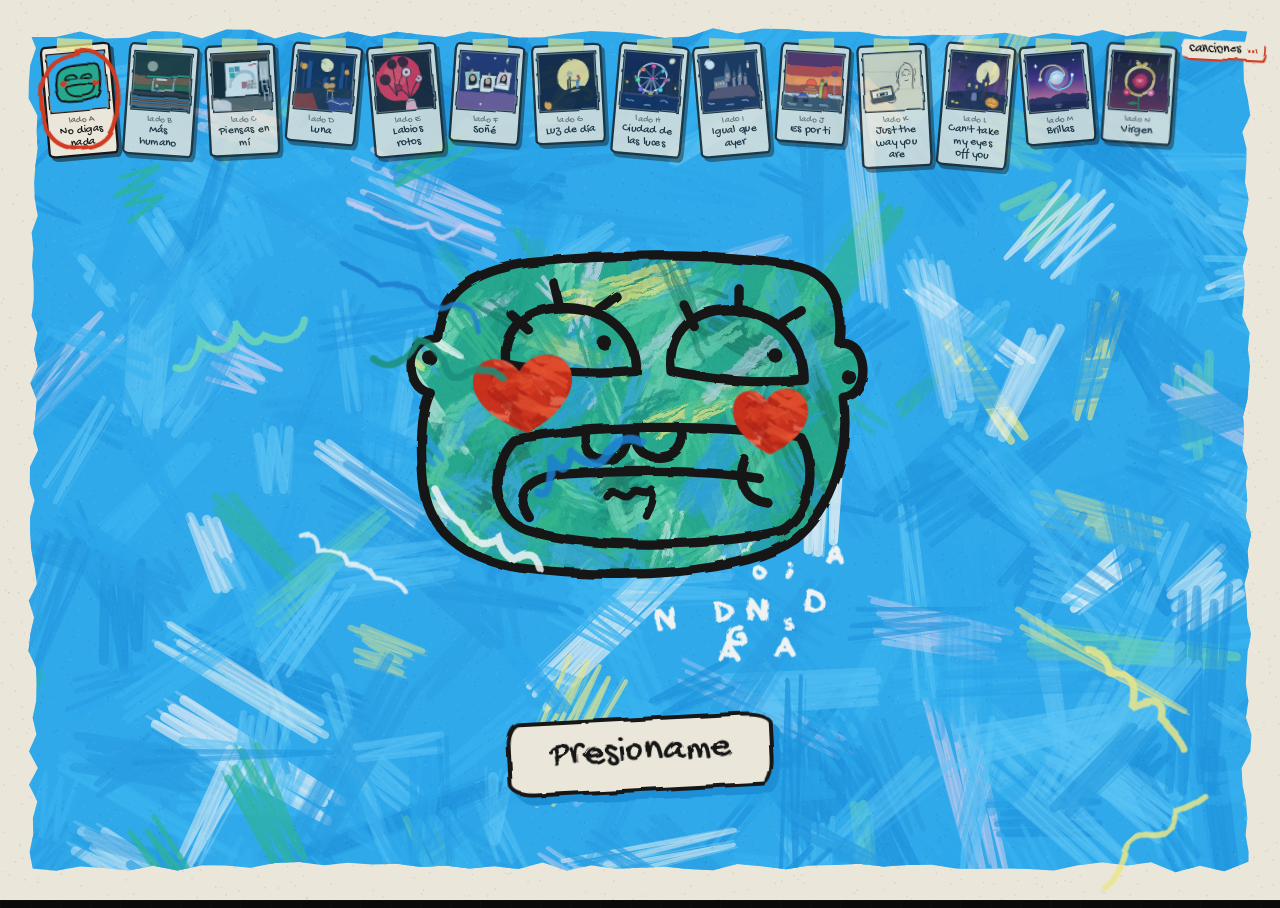
<file: index.html>
<!DOCTYPE html>
<html lang="en" >
<head>
  <meta charset="UTF-8">
  <meta name="viewport" content="width=device-width, initial-scale=1.0">
  <title>ashl_eyvargas</title>
  <link rel="stylesheet" href="https://public.codepenassets.com/css/reset-2.0.min.css">
<link rel="stylesheet" href="css/style.css">
<link rel="stylesheet" href="https://fonts.googleapis.com/css2?family=Fredoka:wght@700&family=Caveat:wght@700&family=Gochi+Hand&family=Creepster&family=Pacifico&family=Lobster&family=Dancing+Script:wght@700&display=swap">
<link rel="stylesheet" href="css/escena.css">
<link rel="stylesheet" href="css/humano.css">
<link rel="stylesheet" href="css/alvafro.css">
<link rel="stylesheet" href="css/luna.css">
<link rel="stylesheet" href="css/labios.css">
<link rel="stylesheet" href="css/sone.css">
<link rel="stylesheet" href="css/luz.css">
<link rel="stylesheet" href="css/ciudad.css">
<link rel="stylesheet" href="css/ayer.css">
<link rel="stylesheet" href="css/porti.css">
<link rel="stylesheet" href="css/cinta.css">
<link rel="stylesheet" href="css/mirada.css">
<link rel="stylesheet" href="css/brillas.css">
<link rel="stylesheet" href="css/virgen.css">

</head>
<body>
<div id="main-content">
  <div class="container" id="start-btn-container">
    <button id="start-btn" class="button"></button>
  </div>
  <audio id="bg-music" src="musica/LATIN MAFIA - No digas nada (LYRIC VIDEO).mp3" preload="none"></audio>
  <div id="escena"></div>
  <div id="escena-humano"></div>
  <div id="escena-alvafro"></div>
  <div id="escena-luna"></div>
  <div id="escena-labios"></div>
  <div id="escena-sone"></div>
  <div id="escena-luz"></div>
  <div id="escena-ciudad"></div>
  <div id="escena-ayer"></div>
  <div id="escena-porti"></div>
  <div id="escena-cinta"></div>
  <div id="escena-mirada"></div>
  <div id="escena-brillas"></div>
  <div id="escena-virgen"></div>
  <div id="subtitulo"></div>
  <canvas id="galaxy-canvas" style="display:none;opacity:0;will-change:opacity;position:fixed;top:0;left:0;width:100vw;height:100vh;z-index:10;"></canvas>
  <div class="wrapper" style="display:none;">
      <div class="flower"></div>
  </div>
  <div class="flower-message" style="display:none;"></div>
</div>
<style>
/* Eliminado keyframes spin: no se usa loader */
</style>
<!-- partial -->
<script src="js/main.js" defer></script>
<script src="js/letra.js" defer></script>
<script src="js/escena.js" defer></script>
<script src="js/letra-humano.js" defer></script>
<script src="js/escena-humano.js" defer></script>
<script src="js/letra-alvafro.js" defer></script>
<script src="js/escena-alvafro.js" defer></script>
<script src="js/letra-luna.js" defer></script>
<script src="js/escena-luna.js" defer></script>
<script src="js/letra-labios.js" defer></script>
<script src="js/escena-labios.js" defer></script>
<script src="js/letra-sone.js" defer></script>
<script src="js/escena-sone.js" defer></script>
<script src="js/letra-luz.js" defer></script>
<script src="js/escena-luz.js" defer></script>
<script src="js/letra-ciudad.js" defer></script>
<script src="js/escena-ciudad.js" defer></script>
<script src="js/letra-ayer.js" defer></script>
<script src="js/escena-ayer.js" defer></script>
<script src="js/letra-porti.js" defer></script>
<script src="js/escena-porti.js" defer></script>
<script src="js/cinta.js" defer></script>
<script src="js/letra-cinta.js" defer></script>
<script src="js/escena-cinta.js" defer></script>
<script src="js/letra-mirada.js" defer></script>
<script src="js/escena-mirada.js" defer></script>
<script src="js/letra-brillas.js" defer></script>
<script src="js/escena-brillas.js" defer></script>
<script src="js/letra-virgen.js" defer></script>
<script src="js/escena-virgen.js" defer></script>
<script src="js/menu.js" defer></script>

</body>
</html>
</file>
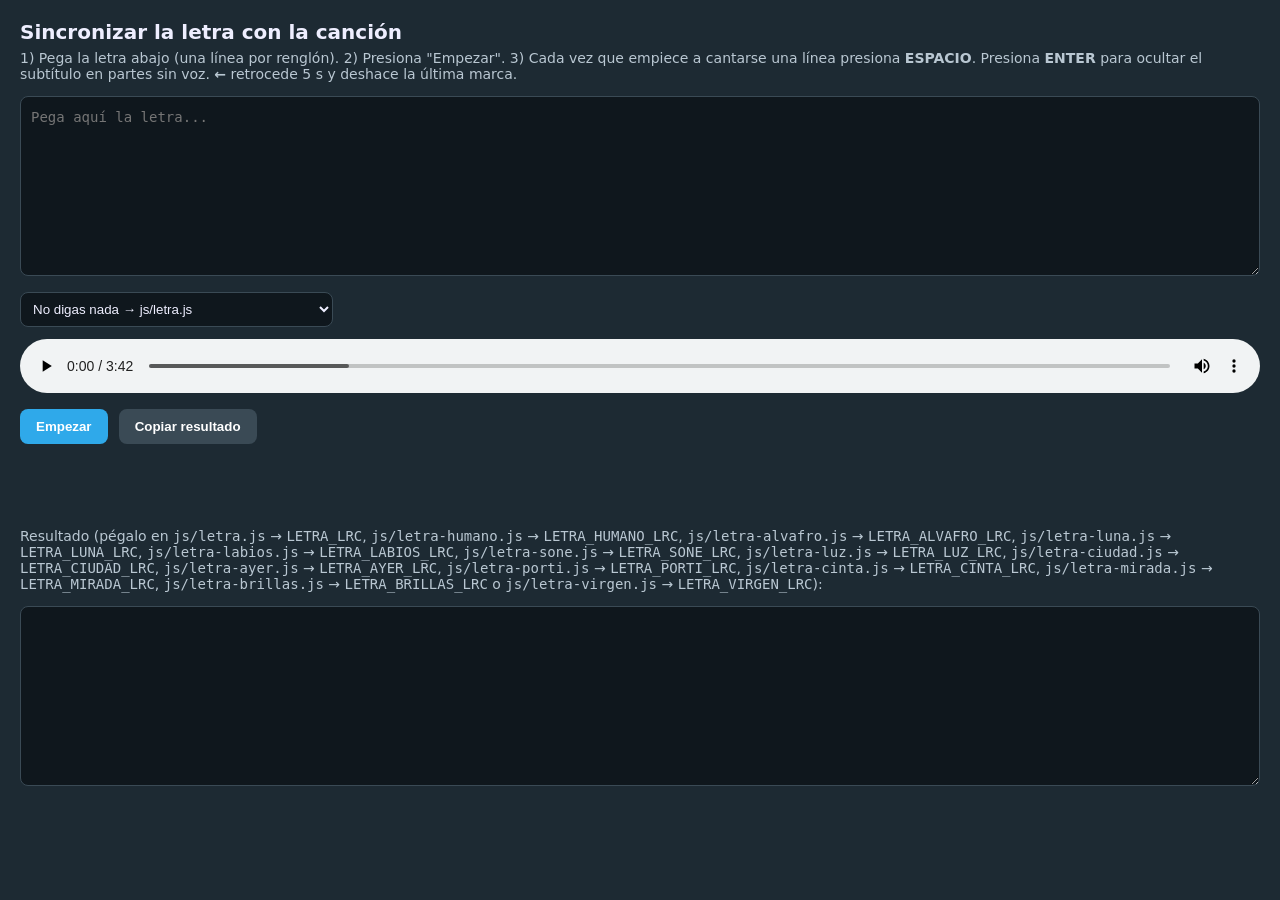
<file: sincronizar.html>
<!DOCTYPE html>
<html lang="es">
<head>
<meta charset="UTF-8">
<meta name="viewport" content="width=device-width, initial-scale=1.0">
<title>Sincronizar letra</title>
<style>
  body { font-family: system-ui, sans-serif; background: #1d2a33; color: #eef; margin: 0; padding: 20px; }
  h1 { font-size: 20px; margin: 0 0 6px; }
  p { color: #b9c7d2; margin: 4px 0 14px; font-size: 14px; }
  textarea { width: 100%; box-sizing: border-box; height: 180px; background: #0f171d; color: #eef; border: 1px solid #3a4a55; border-radius: 8px; padding: 10px; font: 14px/1.5 monospace; }
  audio { width: 100%; margin: 12px 0; }
  select { background: #0f171d; color: #eef; border: 1px solid #3a4a55; border-radius: 8px; padding: 8px; margin-top: 12px; }
  button { background: #2fa9ea; color: #fff; border: 0; border-radius: 8px; padding: 10px 16px; font-weight: 700; cursor: pointer; margin-right: 6px; }
  button.sec { background: #3a4a55; }
  #actual { font-size: 26px; font-weight: 800; min-height: 40px; margin: 14px 0 4px; }
  #siguiente { color: #8fa3b1; min-height: 22px; }
</style>
</head>
<body>
  <h1>Sincronizar la letra con la canción</h1>
  <p>1) Pega la letra abajo (una línea por renglón). 2) Presiona "Empezar". 3) Cada vez que empiece a cantarse una línea presiona <b>ESPACIO</b>. Presiona <b>ENTER</b> para ocultar el subtítulo en partes sin voz. <b>←</b> retrocede 5 s y deshace la última marca.</p>
  <textarea id="entrada" placeholder="Pega aquí la letra..."></textarea>
  <select id="cancion">
    <option value="musica/LATIN MAFIA - No digas nada (LYRIC VIDEO).mp3">No digas nada → js/letra.js</option>
    <option value="musica/LATIN MAFIA Más humano (Audio Oficial).mp3">Más humano → js/letra-humano.js</option>
    <option value="musica/Fred again.., LATIN MAFIA - Piensas En Mi.mp3">Piensas en mí → js/letra-alvafro.js</option>
    <option value="musica/Zoé - Luna (MTV Unplugged).mp3">Luna → js/letra-luna.js</option>
    <option value="musica/Labios Rotos - Zoé Letra. ♡.mp3">Labios rotos → js/letra-labios.js</option>
    <option value="musica/Soñé (Unplugged) - Zoé Letra.mp3">Soñé → js/letra-sone.js</option>
    <option value="musica/Enanitos Verdes - Luz de Día (Letra Lyrics).mp3">Luz de día → js/letra-luz.js</option>
    <option value="musica/ciudad de las luces; latin mafia letra.mp3">Ciudad de las luces → js/letra-ciudad.js</option>
    <option value="musica/Igual que ayer - Enanitos verdes Letra.mp3">Igual que ayer → js/letra-ayer.js</option>
    <option value="musica/Juanes - Es Por Ti (Official Music Video).mp3">Es por ti → js/letra-porti.js</option>
    <option value="musica/Bruno Mars - Just The Way You Are Sub. Español + Lyrics.mp3">Just the way you are → js/letra-cinta.js</option>
    <option value="musica/Frankie Valli - Can't take my eyes off of you (I Love You Baby)-[traducida sub. español].mp3">Can't take my eyes off you → js/letra-mirada.js</option>
    <option value="musica/León Larregui - Brillas (Letra).mp3">Brillas → js/letra-brillas.js</option>
    <option value="musica/Adolescent's Orquesta - Virgen (Audio Oficial).mp3">Virgen → js/letra-virgen.js</option>
  </select>
  <audio id="audio" controls src="musica/LATIN MAFIA - No digas nada (LYRIC VIDEO).mp3"></audio>
  <button id="empezar">Empezar</button>
  <button id="copiar" class="sec">Copiar resultado</button>
  <div id="actual"></div>
  <div id="siguiente"></div>
  <p>Resultado (pégalo en <code>js/letra.js</code> → <code>LETRA_LRC</code>, <code>js/letra-humano.js</code> → <code>LETRA_HUMANO_LRC</code>, <code>js/letra-alvafro.js</code> → <code>LETRA_ALVAFRO_LRC</code>, <code>js/letra-luna.js</code> → <code>LETRA_LUNA_LRC</code>, <code>js/letra-labios.js</code> → <code>LETRA_LABIOS_LRC</code>, <code>js/letra-sone.js</code> → <code>LETRA_SONE_LRC</code>, <code>js/letra-luz.js</code> → <code>LETRA_LUZ_LRC</code>, <code>js/letra-ciudad.js</code> → <code>LETRA_CIUDAD_LRC</code>, <code>js/letra-ayer.js</code> → <code>LETRA_AYER_LRC</code>, <code>js/letra-porti.js</code> → <code>LETRA_PORTI_LRC</code>, <code>js/letra-cinta.js</code> → <code>LETRA_CINTA_LRC</code>, <code>js/letra-mirada.js</code> → <code>LETRA_MIRADA_LRC</code>, <code>js/letra-brillas.js</code> → <code>LETRA_BRILLAS_LRC</code> o <code>js/letra-virgen.js</code> → <code>LETRA_VIRGEN_LRC</code>):</p>
  <textarea id="salida" readonly></textarea>
<script>
  var audio = document.getElementById('audio'), entrada = document.getElementById('entrada'), salida = document.getElementById('salida');
  var lineas = [], i = 0, marcas = [];
  function fmt(t) {
    var m = Math.floor(t / 60), s = (t % 60).toFixed(2);
    return '[' + String(m).padStart(2, '0') + ':' + s.padStart(5, '0') + ']';
  }
  function pintar() {
    document.getElementById('actual').textContent = i > 0 && marcas.length ? marcas[marcas.length - 1].texto : '';
    document.getElementById('siguiente').textContent = i < lineas.length ? 'Siguiente: ' + lineas[i] : '(fin de la letra)';
    salida.value = marcas.map(function (m) { return fmt(m.t) + ' ' + m.texto; }).join('\n');
  }
  document.getElementById('empezar').onclick = function () {
    lineas = entrada.value.split(/\r?\n/).map(function (l) { return l.trim(); }).filter(Boolean);
    i = 0; marcas = [];
    audio.currentTime = 0; audio.play();
    pintar();
  };
  document.getElementById('cancion').onchange = function () { audio.src = this.value; };
  document.getElementById('copiar').onclick = function () { salida.select(); navigator.clipboard.writeText(salida.value); };
  document.addEventListener('keydown', function (e) {
    if (document.activeElement === entrada) return;
    if (e.code === 'Space' && i < lineas.length) { e.preventDefault(); marcas.push({ t: audio.currentTime, texto: lineas[i++] }); pintar(); }
    else if (e.code === 'Enter') { e.preventDefault(); marcas.push({ t: audio.currentTime, texto: '' }); pintar(); }
    else if (e.code === 'ArrowLeft') {
      e.preventDefault();
      var m = marcas.pop(); if (m && m.texto) i--;
      audio.currentTime = Math.max(0, (m ? m.t : audio.currentTime) - 5);
      pintar();
    }
  });
</script>
</body>
</html>
</file>
<file: css/style.css>
.flower-message {
  position: absolute;
  top: 50%;
  left: calc(50vw + 16vmin);
  transform: translateY(-50%);
  color: #fff;
  font-family: 'Montserrat', 'Arial Black', Arial, sans-serif;
  font-weight: 900;
  text-transform: uppercase;
  letter-spacing: -2px;
  z-index: 10;
  white-space: nowrap;
  opacity: 0;
  transition: opacity 0.7s;
  /* Solo texto, sin fondo ni contorno */
  /* Removed font-size, background, padding, border, shadow, and extra spacing */
}
HTML, BODY {
  height: 100%;
  overflow: hidden;
}

BODY {
  background: #0a0a0a;
  background-image: linear-gradient(#0f0f0f 1px, transparent 1px), linear-gradient(to right, #0f0f0f 1px, transparent 1px);
  background-size: 3.3333333333vmin 3.3333333333vmin;
}

.range {
  /* display: none; */
  position: absolute;
}

.wrapper {
  position: absolute;
  top: 0;
  right: 0;
  bottom: 0;
  left: 0;
  margin: auto;
  width: 10vmin;
  height: 10vmin;
  font-size: 10vmin;
  transform: rotateX(-45deg);
  transform-style: preserve-3d;
  animation: move-left 1.5s cubic-bezier(.7,0,.3,1) 1 forwards;
}
@keyframes move-left {
  0% {
    transform: rotateX(-45deg) translateX(0);
  }
  100% {
    transform: rotateX(-45deg) translateX(-20vw);
  }
}

@keyframes move-up {
  0% {
    transform: rotateX(-45deg) translateY(0);
  }
  100% {
    transform: rotateX(-45deg) translateY(-15vh);
  }
}

@media (max-width: 480px) {
  .wrapper {
    width: 25vmin !important;
    height: 25vmin !important;
    font-size: 15vmin !important;
    animation: move-up 1.2s cubic-bezier(.7,0,.3,1) 1 forwards !important;
    left: 43% !important;
    transform: translateX(-50%) rotateX(-45deg) !important;
  }
  .flower-message {
    position: fixed !important;
    top: auto !important;
    bottom: 10vh !important;
    left: 50% !important;
    transform: translateX(-50%) !important;
    white-space: normal !important;
    font-size: 8vmin !important;
    text-align: center !important;
    max-width: 90vw !important;
    z-index: 100 !important;
  }
}

@media (min-width: 481px) and (max-width: 768px) {
  .wrapper {
    width: 20vmin !important;
    height: 20vmin !important;
    font-size: 12vmin !important;
  }
}

@media (min-width: 769px) and (max-width: 1024px) {
  .wrapper {
    width: 15vmin !important;
    height: 15vmin !important;
    font-size: 10vmin !important;
  }
}

@media (min-width: 1025px) {
  .wrapper {
    width: 12vmin !important;
    height: 12vmin !important;
    font-size: 8vmin !important;
  }
  .flower-message {
    font-size: 6vmin !important;
    left: calc(50vw + 28vmin) !important;
    transform: translateY(-50%) !important;
  }
}

.flower {
  width: 10vmin;
  height: 10vmin;
  -webkit-animation: rotate-flower 30s linear infinite;
          animation: rotate-flower 30s linear infinite;
  transform-style: preserve-3d;
}
.flower:before {
  content: "";
  display: block;
  position: absolute;
  width: 95%;
  height: 95%;
  top: 0;
  right: 0;
  bottom: 0;
  left: 0;
  margin: auto;
  background: radial-gradient(circle, hsl(340,80%,85%) 0%, hsl(320,70%,65%) 60%, hsl(0, 12%, 75%) 100%);   /* Followers - Color de centro */
  border-radius: 50%;
  transform: rotateX(90deg);
}

.petal {
  position: absolute;
  z-index: 20;
  bottom: 80%;
  left: -10vmin;
  transform-style: preserve-3d;
  transform-origin: bottom;
}

.box {
  width: 30vmin;
  transform-style: preserve-3d;
  transform-origin: bottom;
  -webkit-animation: rotate-box 12s infinite;
          animation: rotate-box 12s infinite;
}

.shape {
  width: 0.5em;
  height: 0.5em;
  margin: auto;
  background: currentColor;
  box-shadow: 0.5em 0 0 0, 1em 0 0 0, -1em 0 0 0, -0.5em 0 0 0;
  border-radius: 50%;
}

@-webkit-keyframes rotate-box {
  0% {
    transform: rotateX(3.5deg);
  }
  15% {
    transform: rotateX(3.5deg);
  }
  50% {
    transform: rotateX(-7deg);
  }
  80% {
    transform: rotateX(-7deg);
  }
  100% {
    transform: rotateX(3.5deg);
  }
}

@keyframes rotate-box {
  0% {
    transform: rotateX(3.5deg);
  }
  15% {
    transform: rotateX(3.5deg);
  }
  50% {
    transform: rotateX(-7deg);
  }
  80% {
    transform: rotateX(-7deg);
  }
  100% {
    transform: rotateX(3.5deg);
  }
}
@-webkit-keyframes rotate-flower {
  100% {
    transform: rotateY(360deg);
  }
}
@keyframes rotate-flower {
  100% {
    transform: rotateY(360deg);
  }
}

#galaxy-canvas {
  position: fixed;
  top: 0;
  left: 0;
  width: 100vw;
  height: 100vh;
  pointer-events: none;
  z-index: 1;
  background: transparent;
}

/* From Uiverse.io by Spacious74 */
.container .button {
  font-size: 1.4em;
  padding: 0.6em 0.8em;
  border-radius: 0.5em;
  border: none;
  background-color: #000;
  color: #fff;
  cursor: pointer;
  box-shadow: 2px 2px 3px #000000b4;
}

@media (min-width: 1025px) {
  .container .button {
    font-size: 2.2em;
    padding: 1em 1.5em;
  }
}
.container {
  position: relative;
  padding: 3px;
  background: linear-gradient(90deg, #03a9f4, #f441a5);
  border-radius: 0.9em;
  transition: all 0.4s ease;
}
.container::before {
  content: "";
  position: absolute;
  inset: 0;
  margin: auto;
  border-radius: 0.9em;
  z-index: -10;
  filter: blur(0);
  transition: filter 0.4s ease;
}
.container:hover::before {
  background: linear-gradient(90deg, #03a9f4, #f441a5);
  filter: blur(1.2em);
}
.container:active::before {
  filter: blur(0.2em);
}
</file>
<file: css/escena.css>
/* Escena 3D inspirada en la portada "No digas nada": trazos azul/verde, corazones rojos y carita de crayón */
#escena {
  position: fixed;
  inset: 0;
  z-index: 1;
  overflow: hidden;
  opacity: 0;
  pointer-events: none;
  transition: opacity 1.5s;
  perspective: 900px;
  background: #ebe5d8; /* papel */
}
#escena.visible { opacity: 1; }

/* 3 cuadros del fondo que se alternan (animación a mano) */
#escena .lienzo {
  position: absolute;
  inset: 0;
  width: 100%;
  height: 100%;
  opacity: 0;
}

/* mundo 3D que sigue al mouse */
#escena .mundo {
  position: absolute;
  inset: 0;
  transform-style: preserve-3d;
  transform: rotateX(var(--rx, 0deg)) rotateY(var(--ry, 0deg));
  transition: transform .2s ease-out;
}

/* la ilustración: se mueve "a saltitos" como stop-motion */
.carita {
  position: absolute;
  top: 50%;
  left: 50%;
  width: 54vmin;
  height: 45vmin;
  margin: -24vmin 0 0 -27vmin;
  transform-style: preserve-3d;
  animation: carita-flota 5s steps(20) infinite;
}
@keyframes carita-flota {
  0%, 100% { transform: translateY(0) rotateY(-8deg) rotateZ(-1.5deg); }
  25%      { transform: translateY(-1.2vmin) rotateY(0) rotateZ(0) scale(1.02, .98); }
  50%      { transform: translateY(-2vmin) rotateY(8deg) rotateZ(1.5deg); }
  75%      { transform: translateY(-.8vmin) rotateY(0) rotateZ(0) scale(.98, 1.02); }
}
.carita svg * { transform-box: fill-box; }

/* las líneas de marcador se dibujan solas al aparecer */
.carita.dibujando .linea {
  stroke-dasharray: 1;
  animation: trazar 2.4s steps(24) both;
}
.carita.dibujando .ojo .linea { animation-delay: .6s; }
.carita.dibujando .boca .linea { animation-delay: 1.1s; }
@keyframes trazar { from { stroke-dashoffset: 1; } to { stroke-dashoffset: 0; } }
.carita.dibujando .cor { animation: aparece-cor .6s steps(4) 2.2s both, latido 1s steps(4) 2.8s infinite; }
@keyframes aparece-cor { from { transform: scale(0) rotate(-20deg); } to { transform: scale(1); } }
.carita.dibujando .titulo { animation: aparece .5s steps(3) 2.8s both; }
@keyframes aparece { from { opacity: 0; } to { opacity: 1; } }

/* parpadeo */
.carita .ojo {
  transform-origin: center bottom;
  animation: parpadeo 4.5s steps(1) infinite;
}
@keyframes parpadeo {
  0%, 93%, 100% { transform: scaleY(1); }
  95%           { transform: scaleY(.12); }
}
/* pupilas que miran a los lados, a saltos */
.carita .pupila { animation: mirar 6s steps(1) infinite; }
@keyframes mirar {
  0%, 100% { transform: translate(0, 0); }
  20%      { transform: translate(-14px, 4px); }
  45%      { transform: translate(-14px, 4px); }
  55%      { transform: translate(6px, -6px); }
  80%      { transform: translate(-4px, 8px); }
}
/* puntitos de las orejas */
.carita .punto { animation: tiembla .5s steps(2) infinite; }
@keyframes tiembla {
  0%, 100% { transform: translate(0, 0); }
  50%      { transform: translate(2px, -2px); }
}
/* boca nerviosa */
.carita .boca { transform-origin: center; animation: boca 2.2s steps(6) infinite; }
@keyframes boca {
  0%, 100% { transform: scale(1, 1); }
  30%      { transform: scale(1.02, .95) translateY(4px); }
  60%      { transform: scale(.99, 1.04) translateY(-3px); }
}
.carita .nervio { animation: tiembla .35s steps(2) infinite; }
/* corazones de las mejillas */
.carita .cor { transform-origin: center; animation: latido 1s steps(4) infinite; }
@keyframes latido {
  0%, 100% { transform: scale(1); }
  50%      { transform: scale(1.14) rotate(-5deg); }
}
/* letras del título que bailan */
.carita .letra { transform-origin: center; animation: salta 1.4s steps(2) infinite; }
@keyframes salta {
  0%, 100% { transform: translateY(0); }
  50%      { transform: translateY(-5px); }
}

/* corazones pintados que suben a saltitos */
.corazon {
  position: absolute;
  bottom: -10vmin;
  width: 7vmin;
  height: 6vmin;
  animation: sube var(--d, 12s) steps(70) infinite;
  animation-delay: var(--w, 0s);
}
@keyframes sube {
  0%   { transform: translate3d(0, 0, var(--z)) rotate(-12deg) scale(var(--s, 1)); opacity: 0; }
  8%   { opacity: 1; }
  50%  { transform: translate3d(calc(var(--x, 0) / 2), -62vh, var(--z)) rotate(12deg) scale(var(--s, 1)); }
  100% { transform: translate3d(var(--x, 0), -125vh, var(--z)) rotate(-12deg) scale(var(--s, 1)); opacity: 0; }
}

/* rayones de crayón que se dibujan solos y se borran */
.rayon {
  position: absolute;
  width: 22vmin;
  height: 9vmin;
}
.rayon path {
  stroke-dasharray: 1;
  animation: rayar var(--d, 7s) steps(28) infinite;
  animation-delay: var(--w, 0s);
}
@keyframes rayar {
  0%   { stroke-dashoffset: 1; opacity: .85; }
  40%  { stroke-dashoffset: 0; opacity: .85; }
  75%  { stroke-dashoffset: 0; opacity: .85; }
  100% { stroke-dashoffset: -1; opacity: 0; }
}

/* subtítulos */
#subtitulo {
  position: fixed;
  left: 50%;
  bottom: 6vh;
  transform: translateX(-50%);
  z-index: 120;
  width: max-content;
  max-width: 88vw;
  text-align: center;
  line-height: 1.15;
  opacity: 0;
  pointer-events: none;
  filter: url(#marcador); /* el texto también "hierve" como la ilustración */
}
#subtitulo.on { opacity: 1; }
/* la línea que se va (solo la usan las escenas con subtítulos especiales) */
#subtitulo-sale { display: none; }
#subtitulo .palabra {
  display: inline-block;
  transform: rotate(var(--rot));
  animation: palabra .4s steps(3) both;
  animation-delay: calc(var(--i) * 90ms);
}
@keyframes palabra {
  from { opacity: 0; transform: translateY(.4em) rotate(calc(var(--rot) * -3)) scale(.6); }
  to   { opacity: 1; transform: rotate(var(--rot)) scale(1); }
}
/* coros de fondo (lo que va entre paréntesis): rojo como los corazones */
#subtitulo .eco {
  display: inline-block;
  margin-left: .3em;
  font-family: 'Caveat', cursive;
  font-weight: 700;
  font-size: .7em;
  text-transform: none;
  letter-spacing: 0;
  color: #e0452a;
  -webkit-text-stroke: 0;
  text-shadow: 1px 1px 0 #161616;
}

/* INTRO: susurro, letra a mano fina en blanco */
#subtitulo.sub-intro {
  font-family: 'Caveat', cursive;
  font-weight: 700;
  font-size: clamp(24px, 4.6vmin, 52px);
  color: #f4f7f2;
  text-shadow: 2px 2px 0 #161616;
  letter-spacing: .5px;
}
#subtitulo.sub-intro .palabra { animation-duration: .7s; }

/* CORO: letras gordas blancas con contorno negro, como "No DiGAs NADA" */
#subtitulo.sub-coro {
  font-family: 'Fredoka', 'Arial Rounded MT Bold', sans-serif;
  font-weight: 700;
  font-size: clamp(26px, 5.6vmin, 64px);
  color: #eef2f3;
  -webkit-text-stroke: .07em #161616;
  paint-order: stroke fill;
  text-shadow: .06em .08em 0 #1f8fd6;
}
#subtitulo.sub-coro .palabra:nth-child(4n+1) { text-transform: uppercase; }
#subtitulo.sub-coro .palabra { animation-name: palabra-coro; }
@keyframes palabra-coro {
  0%   { opacity: 0; transform: scale(1.6) rotate(calc(var(--rot) * 4)); }
  60%  { opacity: 1; transform: scale(.9) rotate(var(--rot)); }
  100% { opacity: 1; transform: scale(1) rotate(var(--rot)); }
}

/* VERSO: marcador negro sobre una tira de papel, como una nota escrita */
#subtitulo.sub-verso {
  font-family: 'Gochi Hand', 'Comic Sans MS', cursive;
  font-size: clamp(20px, 4vmin, 44px);
  color: #161616;
  background: #ebe6da;
  padding: .15em .7em .25em;
  border-radius: 3px 12px 4px 10px / 10px 4px 12px 3px;
  box-shadow: .15em .2em 0 #1f8fd6;
  transform: translateX(-50%) rotate(-1.2deg);
}
#subtitulo.sub-verso .eco { text-shadow: none; }

@media (max-width: 480px) {
  .carita { top: 55%; width: 84vmin; height: 70vmin; margin: -35vmin 0 0 -42vmin; }
  #subtitulo { bottom: 4vh; }
}

/* ---- botón de inicio: etiqueta de papel escrita con marcador ---- */
#start-btn-container {
  top: auto !important;
  bottom: 12vh !important;
  padding: 0 !important;
  background: none !important;
  transform: translateX(-50%) rotate(-3deg) !important;
}
#start-btn-container::before { display: none !important; }
#start-btn-container .button {
  font-family: 'Gochi Hand', 'Comic Sans MS', cursive;
  font-size: clamp(22px, 4.2vmin, 40px);
  color: #161616;
  background: #ebe6da;
  border: 4px solid #161616;
  border-radius: 14px 30px 12px 26px / 24px 12px 28px 14px; /* borde chueco, hecho a mano */
  padding: .25em 1em .35em;
  box-shadow: .18em .22em 0 #1f8fd6;
  cursor: pointer;
  filter: url(#marcador);
  animation: boton-salta 1.4s steps(2) infinite;
}
#start-btn-container .button:hover { background: #fff; box-shadow: .18em .22em 0 #d0351f; }
#start-btn-container .button:active { transform: translate(.12em, .15em); box-shadow: .06em .07em 0 #1f8fd6; }
@keyframes boton-salta {
  0%, 100% { transform: rotate(0); }
  50%      { transform: rotate(2deg) translateY(-3px); }
}

/* ---- mensajes de la flor: mismo estilo que el título de la portada ---- */
.flower-message {
  font-family: 'Fredoka', 'Arial Rounded MT Bold', sans-serif !important;
  font-weight: 700 !important;
  text-transform: none !important;
  letter-spacing: 0 !important;
  line-height: 1.1;
  color: #eef2f3;
  -webkit-text-stroke: .07em #161616;
  paint-order: stroke fill;
  text-shadow: .06em .08em 0 #1f8fd6;
  white-space: normal !important;
  filter: url(#marcador);
}
/* esquina de arriba a la derecha (frente al menú de canciones), para no tapar la escena */
@media (min-width: 481px) {
  .flower-message {
    position: fixed !important;
    font-size: clamp(20px, 3.6vmin, 42px) !important;
    top: calc(3.5vmin + 18px) !important;
    left: auto !important;
    right: calc(3.5vmin + 22px);
    max-width: 22vw;
    text-align: right;
    transform: rotate(3deg) !important;
  }
}
@media (max-width: 480px) {
  .flower-message {
    top: 9vh !important;
    bottom: auto !important;
    font-size: 9vmin !important;
    transform: translateX(-50%) rotate(-3deg) !important;
  }
  #start-btn-container { bottom: 6vh !important; }
}

/* sin la flor 3D: la ilustración es la protagonista */
.wrapper { display: none !important; }
</file>
<file: css/humano.css>
/* Escena "Más humano" (parada de autobús de noche), menú de canciones y transición de crayón */
#escena-humano {
  position: fixed;
  inset: 0;
  z-index: 1;
  overflow: hidden;
  opacity: 0;
  pointer-events: none;
  transition: opacity 1.5s;
  perspective: 900px;
  background: #0c110f;
}
#escena-humano.visible { opacity: 1; }
/* el cambio de escena ocurre debajo del borrón: sin fundido */
body.cambiando #escena, body.cambiando #escena-humano { transition: none !important; }

#escena-humano .mundo {
  position: absolute;
  inset: 0;
  transform-style: preserve-3d;
  transform: rotateX(var(--rx, 0deg)) rotateY(var(--ry, 0deg));
  transition: transform .2s ease-out;
}
#escena-humano .capa { position: absolute; inset: -5%; }
#escena-humano .capa-fondo { transform: translateZ(-60px) scale(1.07); }
#escena-humano .capa-calle { transform: translateZ(30px) scale(.97); }
/* solo lo que se anima gira/escala sobre sí mismo (los transform="" del SVG quedan intactos) */
#escena-humano :is(.luz, .halo-poste, .brillo-panel, .chico, .cabeza, .ojos, .pie-d, .corh, .reflejos, .charcos ellipse, .letra, .lluvia path) { transform-box: fill-box; }

/* marco de papel: 3 cuadros que se alternan */
#escena-humano .marco {
  position: absolute;
  inset: 0;
  width: 100%;
  height: 100%;
  opacity: 0;
}

/* luces de la ciudad entre los árboles */
#escena-humano .luz { animation: titila var(--d, 3s) steps(3) infinite; animation-delay: var(--w, 0s); }
@keyframes titila {
  0%, 100% { opacity: .9; }
  50%      { opacity: .25; }
}
#escena-humano .halo-poste { transform-origin: center; animation: halo 3s steps(3) infinite; }
@keyframes halo {
  0%, 100% { transform: scale(1); opacity: .8; }
  50%      { transform: scale(1.15); opacity: 1; }
}

/* la parada se dibuja sola con marcador */
.capa-parada.dibujando .linea {
  stroke-dasharray: 1;
  animation: trazar 2.4s steps(24) both;
}
.capa-parada.dibujando .chico .linea { animation-delay: .9s; }

/* letrero luminoso que parpadea como lámpara vieja */
#escena-humano .brillo-panel { transform-origin: center; animation: foco-viejo 7s steps(1) infinite; }
@keyframes foco-viejo {
  0%, 60%, 64%, 67%, 100% { opacity: 1; }
  62%, 66%                { opacity: .35; }
}
#escena-humano .foco { animation: titila 2.6s steps(2) infinite; }
/* tira de luces turquesa que "corre" */
#escena-humano .leds { animation: leds 1.2s steps(4) infinite; }
@keyframes leds { to { stroke-dashoffset: -23; } }

/* el chico: respira, mira a los lados y mueve un pie, a saltitos */
#escena-humano .chico { transform-origin: center bottom; animation: respira 3.2s steps(4) infinite; }
@keyframes respira {
  0%, 100% { transform: scale(1, 1); }
  50%      { transform: scale(1.015, .985); }
}
#escena-humano .cabeza { transform-origin: center bottom; animation: mira 7s steps(1) infinite; }
@keyframes mira {
  0%, 100% { transform: translate(0, 0) rotate(0); }
  25%      { transform: translate(-3px, 0) rotate(-6deg); }
  50%      { transform: translate(-3px, 1px) rotate(-6deg); }
  70%      { transform: translate(2px, 0) rotate(5deg); }
}
#escena-humano .ojos { animation: parpadeo 4.5s steps(1) infinite; transform-origin: center; }
#escena-humano .pie-d { transform-origin: left center; animation: pie 1.6s steps(2) infinite; }
@keyframes pie {
  0%, 100% { transform: rotate(0); }
  50%      { transform: rotate(-14deg) translateY(-2px); }
}

/* corazones que salen del chico (solo en el coro) */
#escena-humano .corazones { opacity: 0; transition: opacity .6s steps(3); }
#escena-humano .corh { animation: sube-cor var(--d, 4s) steps(24) infinite; animation-delay: var(--w, 0s); }
@keyframes sube-cor {
  0%   { transform: translate(0, 0) rotate(-10deg); opacity: 0; }
  15%  { opacity: 1; }
  100% { transform: translate(var(--x, 0), -300px) rotate(12deg); opacity: 0; }
}

/* calle: reflejos que tiemblan en el agua */
#escena-humano .reflejos { animation: reflejo 1.4s steps(3) infinite; transform-origin: center top; }
@keyframes reflejo {
  0%, 100% { transform: scale(1, 1); opacity: .9; }
  50%      { transform: scale(1.06, .97); opacity: .65; }
}
/* auto que pasa de vez en cuando */
#escena-humano .auto { animation: pasa-auto 14s steps(40) infinite; animation-delay: 4s; transform: translateX(-600px); }
@keyframes pasa-auto {
  0%        { transform: translateX(1600px); }
  28%, 100% { transform: translateX(-600px); }
}
/* título pintado en el asfalto, letras que bailan */
#escena-humano .letra { transform-origin: center; animation: salta 1.4s steps(2) infinite; }
#escena-humano .titulo { animation: aparece .5s steps(3) 2.2s both; }

/* lluvia y charcos (en los versos) */
#escena-humano .lluvia, #escena-humano .charcos { opacity: 0; transition: opacity 1.2s steps(4); }
#escena-humano .lluvia path { animation: llueve var(--d, 1s) steps(6) infinite; animation-delay: var(--w, 0s); }
@keyframes llueve {
  from { transform: translate(0, 0); }
  to   { transform: translate(-40px, 900px); }
}
#escena-humano .charcos ellipse { transform-origin: center; animation: charco var(--d, 2s) steps(5) infinite; animation-delay: var(--w, 0s); }
@keyframes charco {
  0%   { transform: scale(.2); opacity: .9; }
  100% { transform: scale(1.6); opacity: 0; }
}

/* qué cambia con cada parte de la canción */
#escena-humano.s-verso .lluvia { opacity: .8; }
#escena-humano.s-verso .charcos { opacity: 1; }
#escena-humano.s-coro .corazones { opacity: 1; }
#escena-humano.s-coro .brillo-panel { animation: none; transform: scale(1.35); }
#escena-humano.s-coro .leds { animation-duration: .5s; }
#escena-humano.s-coro .cabeza { animation: mira-arriba 3s steps(2) infinite; }
@keyframes mira-arriba {
  0%, 100% { transform: translateY(-2px) rotate(-10deg); }
  50%      { transform: translateY(-3px) rotate(8deg); }
}
#escena-humano.s-intro .brillo-panel { opacity: .6; }

/* ---- colores de cada canción en los subtítulos, el botón y los mensajes ---- */
body.cancion-humano #subtitulo.sub-coro { text-shadow: .06em .08em 0 #e07a35; }
body.cancion-humano #subtitulo.sub-verso { box-shadow: .15em .2em 0 #1f9a6e; }
body.cancion-humano #subtitulo .eco { color: #f08a4a; }
body.cancion-humano #start-btn-container .button { box-shadow: .18em .22em 0 #1f9a6e; }
body.cancion-humano .flower-message { text-shadow: .06em .08em 0 #e07a35; }

/* ---- menú de canciones: portaditas pegadas con cinta ---- */
#discos {
  position: fixed;
  top: calc(3.5vmin + 12px);
  left: calc(3.5vmin + 12px);
  z-index: 130;
  display: flex;
  align-items: flex-start;
  gap: 14px;
  font-family: 'Gochi Hand', 'Comic Sans MS', cursive;
  transform-origin: 0 0; /* js/menu.js lo encoge si no cabe a lo ancho */
}
.discos-titulo {
  position: absolute;
  top: -.2em;
  left: calc(100% + 10px);
  white-space: nowrap;
  font-size: 18px;
  color: #161616;
  background: #ebe6da;
  padding: 0 .5em .1em;
  border-radius: 3px 10px 4px 8px / 8px 4px 10px 3px;
  box-shadow: .12em .16em 0 #d13a22;
  transform: rotate(3deg);
  filter: url(#marcador);
}
/* ecualizador de crayón cuando suena la música */
.ecualizador { display: inline-flex; gap: 2px; align-items: flex-end; height: .7em; margin-left: .2em; }
.ecualizador i { display: block; width: 3px; height: 30%; background: #d13a22; border-radius: 2px; }
body.sonando .ecualizador i { animation: eq .5s steps(3) infinite; }
body.sonando .ecualizador i:nth-child(2) { animation-delay: -.2s; }
body.sonando .ecualizador i:nth-child(3) { animation-delay: -.35s; }
@keyframes eq {
  0%, 100% { height: 30%; }
  50%      { height: 100%; }
}

.disco {
  position: relative;
  display: flex;
  flex-direction: column;
  align-items: center;
  width: 92px;
  padding: 7px 7px 6px;
  background: #ebe6da;
  border: 3px solid #161616;
  border-radius: 6px 12px 5px 10px / 10px 5px 12px 6px;
  box-shadow: .25em .3em 0 rgba(22, 22, 22, .55);
  color: #161616;
  font: inherit;
  cursor: pointer;
  transform: rotate(var(--rot));
  transition: transform .15s steps(2), opacity .3s;
  opacity: .78;
}
.disco:hover, .disco:focus-visible { transform: rotate(0) scale(1.08); opacity: 1; outline: none; }
.disco.activo { opacity: 1; }
.disco .cinta {
  position: absolute;
  top: -10px;
  left: 50%;
  width: 46px;
  height: 16px;
  margin-left: -23px;
  background: rgba(233, 230, 138, .75);
  transform: rotate(calc(var(--rot) * -1.5));
  box-shadow: 0 1px 0 rgba(0, 0, 0, .15);
}
.disco .portadita {
  display: block;
  width: 74px;
  height: 74px;
  border: 2px solid #161616;
  overflow: hidden;
  filter: url(#marcador);
}
.disco .portadita svg { display: block; width: 100%; height: 100%; }
.disco-lado { font-size: 12px; line-height: 1; margin-top: 5px; color: #6a665c; }
.disco-nombre { font-size: 15px; line-height: 1.05; text-align: center; }
/* círculo rojo de marcador alrededor de la canción que suena */
.disco .circulo {
  position: absolute;
  inset: -14px -12px;
  width: calc(100% + 24px);
  height: calc(100% + 28px);
  pointer-events: none;
  overflow: visible;
  filter: url(#marcador);
}
.disco .circulo path { stroke-dasharray: 1; stroke-dashoffset: 1; }
.disco.activo .circulo path { animation: trazar .7s steps(10) both; }
.disco.activo .portadita { animation: boton-salta 1.4s steps(2) infinite; }

/* borrón de crayón que tapa la pantalla al cambiar de canción */
#borron {
  position: fixed;
  inset: 0;
  width: 100vw;
  height: 100vh;
  z-index: 125;
  display: none;
  pointer-events: none;
  opacity: 1;
}
#borron.fuera { opacity: 0; transition: opacity .6s steps(5); }

@media (max-width: 480px) {
  /* en celular las portaditas se acomodan en dos filas para que se alcancen todas */
  #discos { top: 14px; left: 10px; gap: 12px 6px; flex-wrap: wrap; max-width: calc(100vw - 20px); }
  .disco { width: min(46px, calc((100vw - 58px) / 7)); padding: 4px 4px 3px; border-width: 2px; }
  .disco .portadita { width: calc(min(46px, calc((100vw - 58px) / 7)) - 10px); height: calc(min(46px, calc((100vw - 58px) / 7)) - 10px); }
  .disco-nombre, .disco-lado { display: none; }
  .discos-titulo { font-size: 14px; }
  .flower-message { top: calc(9vh + 56px) !important; }
}

/* pantallas verticales: el recorte deja ver solo el centro, el título se acomoda bajo la parada */
@media (max-aspect-ratio: 1/1) {
  #escena-humano .titulo { transform: translate(54px, 236px) scale(.6); }
}
</file>
<file: css/alvafro.css>
/* Escena "Piensas en mí" (estudio con el muro de fotos) */
#escena-alvafro {
  position: fixed;
  inset: 0;
  z-index: 1;
  overflow: hidden;
  opacity: 0;
  pointer-events: none;
  transition: opacity 1.5s;
  perspective: 900px;
  background: #0d0b0a;
}
#escena-alvafro.visible { opacity: 1; }
body.cambiando #escena-alvafro { transition: none !important; }

#escena-alvafro .mundo {
  position: absolute;
  inset: 0;
  transform-style: preserve-3d;
  transform: rotateX(var(--rx, 0deg)) rotateY(var(--ry, 0deg));
  transition: transform .2s ease-out;
}
#escena-alvafro .capa { position: absolute; inset: -5%; }
#escena-alvafro .capa-fondo { transform: translateZ(-70px) scale(1.08); }
#escena-alvafro .capa-frente { transform: translateZ(35px) scale(.965); }
#escena-alvafro :is(.aletea, .ojos, .pup, .papel, .telefono, .tela, .softbox, .softbox-luz, .foco-muro, .letra, .ch, .cor-tuyo, .flash) { transform-box: fill-box; }
#escena-alvafro .marco { position: absolute; inset: 0; width: 100%; height: 100%; opacity: 0; }

/* las líneas de marcador se dibujan solas al llegar */
#escena-alvafro.dibujando .linea { stroke-dasharray: 1; animation: trazar 2.4s steps(24) both; }
#escena-alvafro.dibujando .capa-frente .linea { animation-delay: .7s; }

/* manchas de pintura que alguien sigue frotando en el muro */
#escena-alvafro .manchas path { stroke-dasharray: 1; animation: frota var(--d, 10s) steps(30) infinite; animation-delay: var(--w, 0s); }
@keyframes frota {
  0%   { stroke-dashoffset: 1; opacity: 0; }
  10%  { opacity: 1; }
  45%  { stroke-dashoffset: 0; opacity: 1; }
  80%  { stroke-dashoffset: 0; opacity: .6; }
  100% { stroke-dashoffset: 0; opacity: 0; }
}

/* ojos: siguen al mouse (.sigue) y pasean solos (.pup); parpadean */
#escena-alvafro .sigue {
  transform: translate(calc(var(--px, 0) * var(--m, 1) * 1px), calc(var(--py, 0) * var(--m, 1) * .8px));
  transition: transform .25s steps(3);
}
#escena-alvafro .pup { animation: pasea 6s steps(1) infinite; }
@keyframes pasea {
  0%, 100% { transform: translate(0, 0); }
  30%      { transform: translate(-.8px, .3px); }
  55%      { transform: translate(.8px, -.3px); }
  80%      { transform: translate(.2px, .6px); }
}
#escena-alvafro .ojos { transform-origin: center; animation: parpadeo 5s steps(1) infinite; }
/* las fotos se mueven un poquito, como si las moviera el aire */
#escena-alvafro .aletea { transform-origin: center top; animation: aletea 3s steps(3) infinite; animation-delay: var(--w, 0s); }
@keyframes aletea {
  0%, 100% { transform: rotate(0); }
  50%      { transform: rotate(1.2deg); }
}

/* luz del estudio */
#escena-alvafro .foco-muro { transform-origin: center; animation: foco-estudio 4s steps(3) infinite; }
@keyframes foco-estudio {
  0%, 100% { opacity: .85; }
  50%      { opacity: 1; }
}
#escena-alvafro .softbox-luz { animation: titila 2.8s steps(2) infinite; }
#escena-alvafro .tela { transform-origin: center top; animation: tela 4.5s steps(6) infinite; }
@keyframes tela {
  0%, 100% { transform: skewX(0) scaleY(1); }
  50%      { transform: skewX(-1.5deg) scaleY(1.01); }
}

/* título pintado: letras que bailan */
#escena-alvafro .letra { transform-origin: center; animation: salta 1.4s steps(2) infinite; }
#escena-alvafro .titulo { animation: aparece .5s steps(3) 2.2s both; }

/* "me pregunto": se escribe "¿piensas en mí?" y los papeles se agitan */
#escena-alvafro .nota .ch { opacity: 0; }
#escena-alvafro.pregunto .nota .ch { animation: escribe .3s steps(1) both; animation-delay: calc(var(--i) * 110ms); }
@keyframes escribe { from { opacity: 0; } to { opacity: 1; } }
#escena-alvafro.pregunto .papel { animation: papel .6s steps(2) infinite; animation-delay: var(--w, 0s); transform-origin: center; }
@keyframes papel {
  0%, 100% { transform: rotate(0) translateY(0); }
  50%      { transform: rotate(8deg) translateY(-4px); }
}
#escena-alvafro.pregunto .aletea { animation-duration: .9s; }

/* "tú y yo": círculo rojo alrededor de las dos fotos + corazón que late */
#escena-alvafro .tuyyo-marca { opacity: 0; transition: opacity .3s steps(2); }
#escena-alvafro .circulo-rojo { stroke-dasharray: 1; stroke-dashoffset: 1; }
#escena-alvafro.tuyyo .tuyyo-marca { opacity: 1; }
#escena-alvafro.tuyyo .circulo-rojo { animation: trazar .8s steps(12) both; }
#escena-alvafro.tuyyo .cor-tuyo { transform-origin: center; animation: aparece-cor .5s steps(4) .7s both, latido 1s steps(4) 1.2s infinite; }
#escena-alvafro.tuyyo :is(.tu, .yo) { animation: tuyyo 1s steps(2) infinite; }
@keyframes tuyyo {
  0%, 100% { transform: rotate(0) scale(1); }
  50%      { transform: rotate(-3deg) scale(1.08); }
}
#escena-alvafro.tuyyo .yo { animation-delay: -.5s; }

/* "todo el mundo está observando": todas las fotos te miran, celulares y flashes en la oscuridad */
#escena-alvafro.mirando .sigue { transform: none; }
#escena-alvafro.mirando .pup { animation: none; transform: scale(1.25); transform-origin: center; }
#escena-alvafro.mirando .ojos { animation: abre .3s steps(2) both; }
@keyframes abre { to { transform: scale(1.18); } }
#escena-alvafro .telefono { opacity: 0; transform: translateY(40px); transition: opacity .4s steps(3), transform .4s steps(3); }
#escena-alvafro.mirando .telefono { opacity: 1; transform: translateY(0); transition-delay: var(--w, 0s); }
#escena-alvafro .flash { opacity: 0; }
#escena-alvafro.mirando .flash { animation: flash 2.6s steps(1) infinite; animation-delay: var(--w, 0s); }
@keyframes flash {
  0%, 8%, 100% { opacity: 0; }
  3%           { opacity: 1; }
}
#escena-alvafro .destello { position: absolute; inset: 0; background: #fff; opacity: 0; pointer-events: none; }
#escena-alvafro.mirando .destello { animation: destello 3.4s steps(1) infinite 1s; }
@keyframes destello {
  0%, 4%, 100% { opacity: 0; }
  2%           { opacity: .55; }
}
#escena-alvafro.mirando .softbox-luz { animation-duration: .5s; }

/* pantallas verticales: el recorte deja ver el centro del muro */
@media (max-aspect-ratio: 1/1) {
  #escena-alvafro .firma { transform: translate(128px, 0); }
}

/* ---- colores de esta canción en los subtítulos, el botón y los mensajes ---- */
body.cancion-alvafro #subtitulo.sub-coro { text-shadow: .06em .08em 0 #6f8796; }
body.cancion-alvafro #subtitulo.sub-verso { box-shadow: .15em .2em 0 #c8332a; }
body.cancion-alvafro #subtitulo .eco { color: #e0452a; }
body.cancion-alvafro #start-btn-container .button { box-shadow: .18em .22em 0 #6f8796; }
body.cancion-alvafro .flower-message { text-shadow: .06em .08em 0 #c8332a; }
</file>
<file: css/luna.css>
/* Escena "Luna" (Zoé, MTV Unplugged): escenario azul con globos de luz, alfombras y la luna */
#escena-luna {
  position: fixed;
  inset: 0;
  z-index: 1;
  overflow: hidden;
  opacity: 0;
  pointer-events: none;
  transition: opacity 1.5s;
  perspective: 900px;
  background: #0a1128;
}

#escena-luna.visible {
  opacity: 1;
}

body.cambiando #escena-luna {
  transition: none !important;
}

#escena-luna .mundo {
  position: absolute;
  inset: 0;
  transform-style: preserve-3d;
  transform: rotateX(var(--rx, 0deg)) rotateY(var(--ry, 0deg));
  transition: transform .2s ease-out;
}

#escena-luna .capa {
  position: absolute;
  inset: -5%;
}

#escena-luna .capa-fondo {
  transform: translateZ(-70px) scale(1.08);
}

/* la luna va delante de la banda (en 3D lo que tiene menos Z queda detrás) */
#escena-luna .capa-luna {
  transform: translateZ(12px) scale(.988);
}

#escena-luna .capa-frente {
  transform: translateZ(35px) scale(.965);
}

#escena-luna :is(.globo, .foco, .pajaro, .cabecea, .mece, .rasguea, .rasguea2, .baqueta, .platillo, .bombo, .cabeza-leon, .pup,
  .luna, .luna-flota, .crater, .luna-parpado, .haz, .llama, .ola, .mares, .beso, .chispa, .alfombras, .letra) {
  transform-box: fill-box;
}

#escena-luna .marco {
  position: absolute;
  inset: 0;
  width: 100%;
  height: 100%;
  opacity: 0;
}

/* las líneas de marcador se dibujan solas al llegar */
#escena-luna.dibujando .linea {
  stroke-dasharray: 1;
  animation: trazar 2.4s steps(24) both;
}

/* ---- el escenario tocando ---- */
#escena-luna .globo {
  animation: luna-globo 3.2s steps(3) infinite;
  animation-delay: var(--w, 0s);
}

@keyframes luna-globo {

  0%,
  100% {
    opacity: .85;
  }

  50% {
    opacity: 1;
  }
}

#escena-luna .lampara {
  animation: luna-globo 2.6s steps(2) infinite;
}

#escena-luna .foco {
  animation: luna-reflector 5s steps(1) infinite;
  animation-delay: var(--w, 0s);
}

@keyframes luna-reflector {

  0%,
  100% {
    opacity: .95;
  }

  50% {
    opacity: .55;
  }
}

#escena-luna .pajaro {
  transform-origin: center bottom;
  animation: luna-pajaro 2.4s steps(1) infinite;
}

@keyframes luna-pajaro {

  0%,
  100% {
    transform: translate(0, 0);
  }

  35% {
    transform: translate(0, -4px);
  }

  42% {
    transform: translate(5px, 0);
  }

  75% {
    transform: translate(-3px, 0) scaleX(-1);
  }
}

#escena-luna .cabecea {
  transform-origin: center bottom;
  animation: luna-cabecea 1.6s steps(2) infinite;
  animation-delay: var(--w, 0s);
}

@keyframes luna-cabecea {

  0%,
  100% {
    transform: rotate(0);
  }

  50% {
    transform: rotate(-2.5deg) translateY(2px);
  }
}

#escena-luna .mece {
  transform-origin: center bottom;
  animation: luna-mece 4s steps(6) infinite;
}

@keyframes luna-mece {

  0%,
  100% {
    transform: rotate(-1.2deg);
  }

  50% {
    transform: rotate(1.2deg);
  }
}

#escena-luna .rasguea {
  transform-origin: left top;
  animation: luna-rasguea .8s steps(2) infinite;
}

#escena-luna .rasguea2 {
  transform-origin: right top;
  animation: luna-rasguea 1s steps(2) infinite -.3s;
}

@keyframes luna-rasguea {

  0%,
  100% {
    transform: rotate(0);
  }

  50% {
    transform: rotate(7deg);
  }
}

#escena-luna .baqueta {
  transform-origin: right top;
  animation: luna-baqueta .5s steps(2) infinite;
}

#escena-luna .baqueta.der {
  transform-origin: left top;
  animation-name: luna-baqueta-der;
  animation-delay: -.25s;
}

@keyframes luna-baqueta {

  0%,
  100% {
    transform: rotate(0);
  }

  50% {
    transform: rotate(14deg);
  }
}

@keyframes luna-baqueta-der {

  0%,
  100% {
    transform: rotate(0);
  }

  50% {
    transform: rotate(-14deg);
  }
}

#escena-luna .platillo {
  transform-origin: center;
  animation: luna-platillo 1s steps(2) infinite;
  animation-delay: var(--w, 0s);
}

@keyframes luna-platillo {

  0%,
  100% {
    transform: rotate(0);
  }

  50% {
    transform: rotate(-4deg) translateY(1px);
  }
}

#escena-luna .bombo {
  transform-origin: center;
  animation: luna-bombo 1s steps(2) infinite;
}

@keyframes luna-bombo {

  0%,
  100% {
    transform: scale(1);
  }

  50% {
    transform: scale(1.04);
  }
}

/* haz de luz que sigue al mouse */
#escena-luna .haz {
  transform-origin: center top;
  transform: rotate(calc(var(--px, 0) * -18deg));
  transition: transform .3s steps(3), opacity .6s steps(3);
}

/* título pintado */
#escena-luna .letra {
  transform-origin: center;
  animation: salta 1.4s steps(2) infinite;
}

#escena-luna .titulo {
  animation: aparece .5s steps(3) 2.2s both;
}

/* ---- la luna ---- */
#escena-luna .luna {
  transform-origin: center;
  opacity: .35;
  transform: scale(.55);
  transition: transform 1s steps(6), opacity 1s steps(6);
}

#escena-luna .luna-flota {
  transform-origin: center;
  animation: luna-flota 6s steps(12) infinite;
}

@keyframes luna-flota {

  0%,
  100% {
    transform: translateY(0) rotate(-3deg);
  }

  50% {
    transform: translateY(-8px) rotate(3deg);
  }
}

#escena-luna .luna-halo {
  opacity: .25;
  transition: opacity 1s steps(5);
}

#escena-luna .luna-ojos {
  opacity: 0;
  transition: opacity .3s steps(2);
}

#escena-luna .luna-parpado {
  transform-origin: center;
  animation: parpadeo 4.5s steps(1) infinite;
}

#escena-luna:is(.en-luna, .en-silencio, .en-mares, .en-ojos) .luna {
  opacity: 1;
  transform: scale(1);
}

#escena-luna:is(.en-luna, .en-silencio) .luna-halo {
  opacity: 1;
}

#escena-luna:is(.en-luna, .en-ojos) .luna-ojos {
  opacity: 1;
}

#escena-luna.en-crateres .crater {
  transform-origin: center;
  animation: luna-crater .8s steps(2) infinite;
  animation-delay: var(--w, 0s);
}

@keyframes luna-crater {

  0%,
  100% {
    transform: scale(1);
  }

  50% {
    transform: scale(1.35);
  }
}

/* "luna" / "ojos": León abre los ojos; con la luna la mira hacia arriba, en "ojos" te mira a ti */
#escena-luna .ojos-leon {
  opacity: 0;
  transition: opacity .3s steps(2);
}

#escena-luna:is(.en-luna, .en-ojos) .ojos-leon {
  opacity: 1;
}

#escena-luna .cabeza-leon {
  transform-origin: center bottom;
  transition: transform .5s steps(3);
}

#escena-luna.en-luna .cabeza-leon {
  transform: rotate(-7deg);
}

#escena-luna.en-luna .pup {
  transform: translate(-1.2px, -1.6px);
}

#escena-luna.en-ojos .pup {
  transform: translate(calc(var(--px, 0) * 1.4px), calc(var(--py, 0) * 1.2px));
  transition: transform .25s steps(3);
}

/* "silencio, se abre la tierra": apagón (menos la luna) y la grieta en el piso */
#escena-luna .apagon {
  opacity: 0;
  transition: opacity .8s steps(4);
}

#escena-luna.en-silencio .apagon {
  opacity: .68;
}

#escena-luna.en-silencio .haz {
  opacity: 0;
}

#escena-luna .grieta-g {
  opacity: 0;
}

#escena-luna .grieta {
  stroke-dasharray: 1;
  stroke-dashoffset: 1;
}

#escena-luna:is(.en-silencio, .en-mares) .grieta-g {
  opacity: 1;
}

#escena-luna:is(.en-silencio, .en-mares) .grieta {
  animation: trazar 1.2s steps(12) both;
}

#escena-luna .grieta-lava {
  animation: luna-globo .7s steps(2) infinite;
}

#escena-luna:is(.en-silencio, .en-mares) .alfombras {
  animation: luna-tiembla .25s steps(2) 6;
}

/* "y se alzan los mares, al compás del volcán": sube el mar y la grieta escupe chispas */
#escena-luna .mares {
  opacity: 0;
  transform: translateY(150px);
  transition: transform 1.2s steps(8), opacity .6s steps(3);
}

#escena-luna.en-mares .mares {
  opacity: 1;
  transform: translateY(0);
}

#escena-luna .ola {
  animation: luna-ola 2.4s steps(6) infinite;
  animation-delay: var(--w, 0s);
}

@keyframes luna-ola {

  0%,
  100% {
    transform: translate(0, 0);
  }

  50% {
    transform: translate(-40px, -10px);
  }
}

#escena-luna .chispa {
  opacity: 0;
}

#escena-luna.en-mares .chispa {
  animation: luna-chispa 1.4s steps(7) infinite;
  animation-delay: var(--w, 0s);
}

@keyframes luna-chispa {
  0% {
    transform: translate(0, 0);
    opacity: 1;
  }

  100% {
    transform: translate(var(--x, 0px), -150px);
    opacity: 0;
  }
}

/* "se acelera mi motor": estrobo de reflectores y todos tocan más rápido */
#escena-luna.en-motor .foco {
  animation: luna-estrobo .3s steps(1) infinite;
}

@keyframes luna-estrobo {

  0%,
  100% {
    opacity: 1;
  }

  50% {
    opacity: .1;
  }
}

#escena-luna.en-motor :is(.baqueta, .rasguea, .rasguea2) {
  animation-duration: .24s;
}

#escena-luna.en-motor .bombo {
  animation-duration: .4s;
}

#escena-luna.en-motor :is(.platillo, .cabecea) {
  animation-duration: .5s;
}

#escena-luna.en-motor .alfombras {
  animation: luna-tiembla .2s steps(2) infinite;
}

@keyframes luna-tiembla {

  0%,
  100% {
    transform: translate(0, 0);
  }

  50% {
    transform: translate(3px, -2px);
  }
}

/* "me da fiebre, me hago fuego": globos rojos, tinte cálido y llamas al frente */
#escena-luna .halo-fuego {
  opacity: 0;
  transition: opacity .4s steps(3);
}

#escena-luna .globo-luz {
  transition: fill .4s steps(3);
}

#escena-luna.en-fuego .halo-fuego {
  opacity: 1;
}

#escena-luna.en-fuego .globo-luz {
  fill: #e2502f;
}

#escena-luna.en-fuego .globo {
  animation-duration: .6s;
}

#escena-luna .tinte-fuego {
  opacity: 0;
  transition: opacity .6s steps(3);
}

#escena-luna.en-fuego .tinte-fuego {
  opacity: .16;
}

#escena-luna .llama {
  opacity: 0;
  transform-origin: center bottom;
  transform: scaleY(.2);
  transition: opacity .3s steps(2);
}

#escena-luna.en-fuego .llama {
  opacity: 1;
  animation: luna-llama .5s steps(2) infinite;
  animation-delay: var(--w, 0s);
}

@keyframes luna-llama {

  0%,
  100% {
    transform: scaleY(1) skewX(0);
  }

  50% {
    transform: scaleY(1.18) skewX(5deg);
  }
}

/* "dame solo un beso": corazones que suben */
#escena-luna .beso {
  opacity: 0;
  transform-origin: center;
}

#escena-luna.en-beso .beso {
  animation: luna-beso 2.4s steps(12) infinite;
  animation-delay: var(--w, 0s);
}

@keyframes luna-beso {
  0% {
    opacity: 0;
    transform: translate(0, 0) scale(.4);
  }

  15% {
    opacity: 1;
    transform: translate(0, -30px) scale(1);
  }

  100% {
    opacity: 0;
    transform: translate(var(--x, 0px), -260px) scale(1) rotate(12deg);
  }
}

/* pantallas verticales: el recorte deja ver el centro del escenario */
@media (max-aspect-ratio: 1/1) {
  #escena-luna .firma {
    transform: translate(330px, 0);
  }
}

/* ---- colores de esta canción en los subtítulos, el botón y los mensajes ---- */
body.cancion-luna #subtitulo.sub-coro {
  text-shadow: .06em .08em 0 #e8892e;
}

body.cancion-luna #subtitulo.sub-verso {
  box-shadow: .15em .2em 0 #2b5fb8;
}

body.cancion-luna #subtitulo .eco {
  color: #f3c15a;
}

body.cancion-luna #start-btn-container .button {
  box-shadow: .18em .22em 0 #2b5fb8;
}

body.cancion-luna .flower-message {
  text-shadow: .06em .08em 0 #e8892e;
}

/* con cuatro portaditas el letrero "canciones" pasa abajo en celulares */
@media (max-width: 480px) {
  .discos-titulo {
    top: calc(100% + 8px);
    left: 0;
  }
}
</file>
<file: css/labios.css>
/* Escena "Labios rotos" (Zoé): florero bajo la luz roja con las sombras de las flores en la pared */
#escena-labios {
  position: fixed;
  inset: 0;
  z-index: 1;
  overflow: hidden;
  opacity: 0;
  pointer-events: none;
  transition: opacity 1.5s;
  perspective: 900px;
  background: #170f12;
}

#escena-labios.visible {
  opacity: 1;
}

body.cambiando #escena-labios {
  transition: none !important;
}

#escena-labios .mundo {
  position: absolute;
  inset: 0;
  transform-style: preserve-3d;
  transform: rotateX(var(--rx, 0deg)) rotateY(var(--ry, 0deg));
  transition: transform .2s ease-out;
}

#escena-labios .capa {
  position: absolute;
  inset: -5%;
}

#escena-labios .capa-fondo {
  transform: translateZ(-70px) scale(1.08);
}

/* lo que aparece en la luz va un poco al frente del ramo */
#escena-labios .capa-luz {
  transform: translateZ(12px) scale(.988);
}

#escena-labios .capa-frente {
  transform: translateZ(35px) scale(.965);
}

#escena-labios :is(.sol, .sombra, .mano, .ramo, .flor, .flor-brote, .brote, .boca-flor, .parpado-flor, .pup,
  .corazon-grande, .labios, .curita, .estrellita, .petalo-cae, .gota, .besito, .corazoncito, .letra) {
  transform-box: fill-box;
}

#escena-labios .marco {
  position: absolute;
  inset: 0;
  width: 100%;
  height: 100%;
  opacity: 0;
}

/* las líneas de marcador se dibujan solas al llegar */
#escena-labios.dibujando .linea {
  stroke-dasharray: 1;
  animation: trazar 2.4s steps(24) both;
}

/* ---- la luz y las sombras ---- */
/* la lámpara sigue al mouse y las sombras se van para el otro lado */
#escena-labios .sol-mouse {
  transform: translate(calc(var(--px, 0) * 24px), calc(var(--py, 0) * 14px));
  transition: transform .3s steps(3);
}

#escena-labios .sombras-mouse {
  transform: translate(calc(var(--px, 0) * -34px), calc(var(--py, 0) * -18px));
  transition: transform .3s steps(3);
}

#escena-labios .sol {
  transform-origin: center;
  animation: labios-respira 5s steps(5) infinite;
  transition: transform 1s steps(6);
}

@keyframes labios-respira {

  0%,
  100% {
    opacity: .92;
  }

  50% {
    opacity: 1;
  }
}

#escena-labios .tinte-raro {
  fill: #ff3aa0;
  opacity: 0;
  transition: opacity .5s steps(3);
}

#escena-labios .sombra {
  transform-origin: center bottom;
  animation: labios-sombra 5s steps(6) infinite;
  animation-delay: var(--w, 0s);
}

@keyframes labios-sombra {

  0%,
  100% {
    transform: rotate(-1.5deg);
  }

  50% {
    transform: rotate(1.5deg);
  }
}

/* ---- el ramo ---- */
#escena-labios .ramo {
  transform-origin: center bottom;
  animation: labios-mece 4.4s steps(6) infinite;
}

@keyframes labios-mece {

  0%,
  100% {
    transform: rotate(-1deg);
  }

  50% {
    transform: rotate(1deg);
  }
}

#escena-labios .flor {
  transform-origin: center;
  animation: labios-flor 2.8s steps(2) infinite;
  animation-delay: var(--w, 0s);
}

@keyframes labios-flor {

  0%,
  100% {
    transform: rotate(0) scale(1);
  }

  50% {
    transform: rotate(4deg) scale(1.03);
  }
}

/* título pintado */
#escena-labios .letra {
  transform-origin: center;
  animation: salta 1.4s steps(2) infinite;
}

#escena-labios .titulo {
  animation: aparece .5s steps(3) 2.2s both;
}

/* ---- "regálame tu corazón": un corazón grande late dentro de la luz ---- */
#escena-labios .corazon-grande {
  transform-origin: center;
  opacity: 0;
  transform: scale(.3) rotate(-20deg);
  transition: transform .6s steps(4), opacity .4s steps(3);
}

#escena-labios.en-corazon .corazon-grande {
  opacity: 1;
  transform: scale(1);
  animation: latido 1s steps(4) .6s infinite;
}

/* "déjame entrar a ese lugar": la luz se abre */
#escena-labios.en-lugar .sol {
  transform: scale(1.2);
}

/* ---- "donde nacen las flores": brotan flores nuevas ---- */
#escena-labios .brote {
  transform-origin: center bottom;
  opacity: 0;
  transform: scale(0);
  transition: transform .9s steps(6), opacity .3s steps(2);
  transition-delay: var(--w, 0s);
}

#escena-labios.en-flores .brote {
  opacity: 1;
  transform: scale(1);
}

#escena-labios .flor-brote {
  transform-origin: center;
}

#escena-labios.en-flores .flor-brote {
  animation: labios-flor 1.4s steps(2) infinite;
  animation-delay: var(--w, 0s);
}

/* ---- "nace el amor" / "con todo mi amor": corazoncitos que suben ---- */
#escena-labios .corazoncito {
  opacity: 0;
  transform-origin: center;
}

#escena-labios.en-amor .corazoncito {
  animation: labios-sube 2.4s steps(12) infinite;
  animation-delay: var(--w, 0s);
}

@keyframes labios-sube {
  0% {
    opacity: 0;
    transform: translate(0, 0) scale(.4);
  }

  15% {
    opacity: 1;
    transform: translate(0, -30px) scale(1);
  }

  100% {
    opacity: 0;
    transform: translate(var(--x, 0px), -300px) scale(1) rotate(12deg);
  }
}

/* ---- "entrégame tus labios rotos": labios partidos en la luz ---- */
#escena-labios .labios {
  transform-origin: center;
  opacity: 0;
  transform: scale(.4) rotate(8deg);
  transition: transform .6s steps(4), opacity .4s steps(3);
}

#escena-labios.en-labios .labios {
  opacity: 1;
  transform: scale(1);
}

#escena-labios .grieta {
  stroke-dasharray: 1;
  stroke-dashoffset: 1;
}

#escena-labios.en-labios .grieta {
  animation: trazar .8s steps(8) .4s both;
}

#escena-labios .grieta-labios {
  transition: opacity .6s steps(3);
}

/* "los quiero besar": besitos por toda la pared y los labios mandan besos */
#escena-labios.en-besar .labios {
  animation: labios-besa .8s steps(2) .6s infinite;
}

@keyframes labios-besa {

  0%,
  100% {
    transform: scale(1);
  }

  50% {
    transform: scale(.88, 1.08);
  }
}

#escena-labios .besito {
  transform-origin: center;
  opacity: 0;
}

#escena-labios.en-besar .besito {
  animation: labios-besito 1.8s steps(6) infinite;
  animation-delay: var(--w, 0s);
}

@keyframes labios-besito {
  0% {
    opacity: 0;
    transform: scale(.2) rotate(-20deg);
  }

  30%,
  70% {
    opacity: 1;
    transform: scale(1) rotate(0);
  }

  100% {
    opacity: 0;
    transform: scale(1.1) translateY(-20px);
  }
}

/* "los quiero curar" / "los voy a cuidar": se cierra la grieta y le ponen una curita */
#escena-labios .curita {
  transform-origin: center;
  opacity: 0;
  transform: scale(0) rotate(40deg);
  transition: transform .5s steps(4), opacity .3s steps(2);
}

#escena-labios.en-curar .curita {
  opacity: 1;
  transform: scale(1);
  transition-delay: .7s;
}

#escena-labios.en-curar .grieta-labios {
  opacity: .25;
}

/* ---- "es raro el amor": la luz cambia de color y las sombras bailan solas ---- */
#escena-labios.en-raro .tinte-raro {
  opacity: .45;
  animation: labios-raro 1.6s steps(1) infinite;
}

@keyframes labios-raro {

  0%,
  100% {
    fill: #ff3aa0;
  }

  25% {
    fill: #ff7a2a;
  }

  50% {
    fill: #a03aff;
  }

  75% {
    fill: #ff2a4a;
  }
}

#escena-labios.en-raro .sombra {
  animation: labios-baila .8s steps(2) infinite;
  animation-delay: var(--w, 0s);
}

@keyframes labios-baila {

  0%,
  100% {
    transform: rotate(-8deg) translateX(-10px);
  }

  50% {
    transform: rotate(8deg) translateX(10px) scale(1.06);
  }
}

/* ---- "que se te aparece cuando menos piensas": llueven pétalos ---- */
#escena-labios .petalo-cae {
  opacity: 0;
  transform-origin: center;
}

#escena-labios.en-aparece .petalo-cae {
  animation: labios-petalo 4s steps(16) infinite;
  animation-delay: var(--w, 0s);
}

@keyframes labios-petalo {
  0% {
    opacity: 1;
    transform: translate(0, 0) rotate(0);
  }

  90% {
    opacity: 1;
  }

  100% {
    opacity: 0;
    transform: translate(var(--x, 0px), 880px) rotate(540deg);
  }
}

/* ---- "no importa la distancia, ni el tiempo, ni la edad": la luz cruza como el sol ---- */
#escena-labios.en-tiempo .sol-tiempo {
  animation: labios-sol 6s steps(12) infinite alternate;
}

@keyframes labios-sol {
  from {
    transform: translate(-200px, 40px);
  }

  to {
    transform: translate(200px, -20px);
  }
}

/* las sombras se estiran desde el pie del florero */
#escena-labios.en-tiempo .sombras-tiempo {
  transform-origin: 424px 604px;
  animation: labios-sombras-sol 6s steps(12) infinite alternate;
}

@keyframes labios-sombras-sol {
  from {
    transform: translate(260px, -30px) skewX(-18deg);
  }

  to {
    transform: translate(-120px, 20px) skewX(14deg);
  }
}

/* ---- "moja el desierto de mi alma": llueve sobre el ramo ---- */
#escena-labios .gota {
  opacity: 0;
}

#escena-labios.en-lluvia .gota {
  opacity: .8;
  animation: labios-gota .9s steps(6) infinite;
  animation-delay: var(--w, 0s);
}

@keyframes labios-gota {
  from {
    transform: translate(0, 0);
  }

  to {
    transform: translate(-60px, 260px);
  }
}

#escena-labios.en-lluvia .sol {
  opacity: .7;
  animation: none;
}

/* ---- "con tu mirar, con tu tierna voz": las flores abren los ojos y cantan ---- */
#escena-labios .cara-flor {
  opacity: 0;
  transition: opacity .3s steps(2);
}

#escena-labios.en-mirar .cara-flor {
  opacity: 1;
}

#escena-labios .parpado-flor {
  transform-origin: center;
  animation: parpadeo 4.5s steps(1) infinite;
}

#escena-labios.en-mirar .pup {
  transform: translate(calc(var(--px, 0) * 2px), calc(var(--py, 0) * 2px));
  transition: transform .25s steps(3);
}

#escena-labios .boca-flor {
  transform-origin: center;
}

#escena-labios.en-mirar .boca-flor {
  animation: labios-canta .5s steps(2) infinite;
}

@keyframes labios-canta {

  0%,
  100% {
    transform: scaleY(.5);
  }

  50% {
    transform: scaleY(1.6);
  }
}

/* ---- "con tu mano en mi mano": dos manos de sombra se toman en la pared ---- */
#escena-labios .mano {
  opacity: 0;
  transition: transform 1.2s steps(8), opacity .5s steps(3);
}

#escena-labios .mano-izq {
  transform: translateX(-380px);
}

#escena-labios .mano-der {
  transform: translateX(380px);
}

#escena-labios.en-manos .mano {
  opacity: 1;
  transform: translateX(0);
}

/* las otras sombras se hacen a un lado para que se vean las manos */
#escena-labios.en-manos .sombra {
  opacity: .3;
}

/* ---- "por la eternidad": se dibuja un infinito con estrellitas ---- */
#escena-labios .eterno {
  opacity: 0;
  transition: opacity .4s steps(2);
}

#escena-labios.en-eternidad .eterno {
  opacity: 1;
}

#escena-labios .infinito {
  stroke-dasharray: 1;
  stroke-dashoffset: 1;
}

#escena-labios.en-eternidad .infinito {
  animation: trazar 1.6s steps(16) both;
}

#escena-labios .estrellita {
  transform-origin: center;
}

#escena-labios.en-eternidad .estrellita {
  animation: labios-brilla .9s steps(2) infinite;
  animation-delay: var(--w, 0s);
}

@keyframes labios-brilla {

  0%,
  100% {
    transform: scale(.5) rotate(0);
  }

  50% {
    transform: scale(1.2) rotate(45deg);
  }
}

/* ---- "ah-ah-ah": el ramo se mece y la luz respira ---- */
#escena-labios.en-ah .ramo {
  animation: labios-mece-fuerte 1.6s steps(4) infinite;
}

@keyframes labios-mece-fuerte {

  0%,
  100% {
    transform: rotate(-3.5deg);
  }

  50% {
    transform: rotate(3.5deg);
  }
}

#escena-labios.en-ah .sol {
  animation: labios-respira-fuerte 1.6s steps(4) infinite;
}

@keyframes labios-respira-fuerte {

  0%,
  100% {
    transform: scale(1);
  }

  50% {
    transform: scale(1.08);
  }
}

/* pantallas verticales: el título baja al centro para que no lo corte el recorte */
@media (max-aspect-ratio: 1/1) {
  #escena-labios .firma {
    transform: translate(-440px, 0);
  }

  #escena-labios .centro-luz {
    transform: translate(180px, 150px);
  }
}

/* ---- colores de esta canción en los subtítulos, el botón y los mensajes ---- */
body.cancion-labios #subtitulo.sub-coro {
  text-shadow: .06em .08em 0 #e8243f;
}

body.cancion-labios #subtitulo.sub-verso {
  box-shadow: .15em .2em 0 #e8243f;
}

body.cancion-labios #subtitulo .eco {
  color: #ff8a96;
}

body.cancion-labios #start-btn-container .button {
  box-shadow: .18em .22em 0 #e8243f;
}

body.cancion-labios .flower-message {
  text-shadow: .06em .08em 0 #e8243f;
}
</file>
<file: css/sone.css>
/* Escena "Soñé" (Zoé, Unplugged): tendederos de lucecitas con sus fotos colgadas en un cielo de sueño */
#escena-sone {
  position: fixed;
  inset: 0;
  z-index: 1;
  overflow: hidden;
  opacity: 0;
  pointer-events: none;
  transition: opacity 1.5s;
  perspective: 900px;
  background: #1a1c48;
}

#escena-sone.visible {
  opacity: 1;
}

body.cambiando #escena-sone {
  transition: none !important;
}

#escena-sone .mundo {
  position: absolute;
  inset: 0;
  transform-style: preserve-3d;
  transform: rotateX(var(--rx, 0deg)) rotateY(var(--ry, 0deg));
  transition: transform .2s ease-out;
}

#escena-sone .capa {
  position: absolute;
  inset: -5%;
}

#escena-sone .capa-fondo {
  transform: translateZ(-70px) scale(1.08);
}

#escena-sone .capa-frente {
  transform: translateZ(35px) scale(.965);
}

#escena-sone :is(.estrella, .polvo, .brillo-lente, .fugaz, .luna, .sol, .rayos, .reloj, .aguja-hora, .aguja-min, .zeta, .nube, .chorrito,
  .corazoncito, .globo-esquina, .globo-foto, .llama-vela, .pelo-mece, .parpado-ojo, .pup, .onda-lente, .boca-beso, .boca-sonrisa,
  .beso-vuela, .ola, .mares, .letra, .foco-luz) {
  transform-box: fill-box;
}

#escena-sone .marco {
  position: absolute;
  inset: 0;
  width: 100%;
  height: 100%;
  opacity: 0;
}

/* ---- al llegar: las fotos caen una por una al tendedero ---- */
#escena-sone.dibujando .foto-pos {
  animation: sone-cae .7s steps(5) var(--d, 0s) both;
}

@keyframes sone-cae {
  from {
    opacity: 0;
    translate: 0 -160px;
  }

  to {
    opacity: 1;
    translate: 0 0;
  }
}

/* ---- siempre: todo flota a saltitos ---- */
#escena-sone .estrella {
  transform-origin: center;
  animation: sone-titila 2.4s steps(2) infinite;
  animation-delay: var(--w, 0s);
}

@keyframes sone-titila {

  0%,
  100% {
    opacity: .5;
    transform: scale(.7);
  }

  50% {
    opacity: 1;
    transform: scale(1.1);
  }
}

#escena-sone .foco-luz {
  animation: sone-foco 1.8s steps(2) infinite;
  animation-delay: var(--w, 0s);
}

@keyframes sone-foco {

  0%,
  100% {
    opacity: .65;
  }

  50% {
    opacity: 1;
  }
}

/* las fotos se columpian colgadas de su pinza */
#escena-sone .colgada {
  animation: sone-columpio 4s steps(8) infinite;
  animation-delay: var(--w, 0s);
}

@keyframes sone-columpio {

  0%,
  100% {
    transform: rotate(-2deg);
  }

  50% {
    transform: rotate(2deg);
  }
}

#escena-sone .nube {
  animation: sone-nube 9s steps(9) infinite alternate;
  animation-delay: var(--w, 0s);
}

@keyframes sone-nube {
  from {
    transform: translateX(-14px);
  }

  to {
    transform: translateX(14px);
  }
}

#escena-sone :is(.globo-esquina, .globo-foto) {
  transform-origin: center bottom;
  animation: sone-globo 3s steps(3) infinite;
  animation-delay: var(--w, 0s);
}

@keyframes sone-globo {

  0%,
  100% {
    transform: rotate(-4deg);
  }

  50% {
    transform: rotate(4deg) translateY(-4px);
  }
}

#escena-sone .llama-vela {
  transform-origin: center bottom;
  animation: sone-vela .4s steps(2) infinite;
  animation-delay: var(--w, 0s);
}

@keyframes sone-vela {

  0%,
  100% {
    transform: scale(1);
  }

  50% {
    transform: scale(1.2, .9) skewX(6deg);
  }
}

#escena-sone .pelo-mece {
  transform-origin: center top;
  animation: sone-pelo 4s steps(4) infinite;
}

@keyframes sone-pelo {

  0%,
  100% {
    transform: rotate(-.8deg);
  }

  50% {
    transform: rotate(.8deg);
  }
}

#escena-sone .parpado-ojo {
  transform-origin: center;
  animation: parpadeo 4.5s steps(1) infinite;
}

#escena-sone .zeta {
  opacity: 0;
}

#escena-sone .luna {
  transition: opacity .8s steps(4);
}

#escena-sone .halo-luna {
  animation: sone-titila 5s steps(3) infinite;
}

/* título pintado */
#escena-sone .letra {
  transform-origin: center;
  animation: salta 1.4s steps(2) infinite;
}

#escena-sone .titulo {
  animation: aparece .5s steps(3) 2.2s both;
}

/* ocultos hasta su línea */
#escena-sone :is(.sol, .reloj, .tinte-sol, .noche, .halo-sueno, .calor, .pausa, .polvo, .beso-vuela, .fugaz, .remolino, .brillos-lente, .ondas-lente, .boca-beso, .corazoncito) {
  opacity: 0;
}

#escena-sone .boca-beso.fija {
  opacity: 1;
}

#escena-sone .chorrito {
  transform-origin: center top;
  transform: scaleY(0);
  transition: transform 1.2s steps(6);
  transition-delay: var(--w, 0s);
}

/* ---- "ruego al tiempo aquel momento": un reloj que gira para atrás ---- */
#escena-sone .reloj {
  transform-origin: center;
  transform: scale(.3) rotate(-40deg);
  transition: transform .6s steps(4), opacity .4s steps(2);
}

#escena-sone.en-tiempo .reloj {
  opacity: 1;
  transform: scale(1);
}

#escena-sone .aguja-hora {
  transform-origin: center bottom;
}

#escena-sone .aguja-min {
  transform-origin: left center;
}

#escena-sone.en-tiempo .aguja-hora {
  animation: sone-atras 4s steps(12) infinite;
}

#escena-sone.en-tiempo .aguja-min {
  animation: sone-atras .8s steps(12) infinite;
}

@keyframes sone-atras {
  from {
    transform: rotate(0);
  }

  to {
    transform: rotate(-360deg);
  }
}

/* ---- "mi mundo se paraba entre tus labios": todo se congela y en todas las fotos manda un beso ---- */
#escena-sone.en-labios .mundo *:not(.beso-vuela) {
  animation-play-state: paused !important;
}

#escena-sone.en-labios .pausa {
  opacity: .14;
}

#escena-sone .boca-sonrisa,
#escena-sone .boca-beso {
  transition: opacity .2s steps(2);
}

#escena-sone.en-labios .boca-beso {
  opacity: 1;
}

#escena-sone.en-labios .boca-sonrisa {
  opacity: 0;
}

#escena-sone .beso-vuela {
  transform-origin: center;
  --sx: var(--sxd);
  --sy: var(--syd);
}

#escena-sone.en-labios .beso-vuela {
  animation: sone-beso 2.2s steps(11) .5s infinite;
}

@keyframes sone-beso {
  0% {
    opacity: 0;
    transform: translate(var(--sx), var(--sy)) scale(.2);
  }

  15% {
    opacity: 1;
  }

  80% {
    opacity: 1;
    transform: translate(600px, 400px) scale(4) rotate(-10deg);
  }

  100% {
    opacity: 0;
    transform: translate(600px, 400px) scale(4.6) rotate(-10deg);
  }
}

/* ---- "revivir y derretirme una vez más": todo se derrite ---- */
#escena-sone.en-derretir .chorrito {
  transform: scaleY(1);
}

#escena-sone.en-derretir .colgada {
  animation: sone-derrite 2.4s steps(8) infinite;
  animation-delay: var(--w, 0s);
}

@keyframes sone-derrite {

  0%,
  100% {
    transform: skewX(0) scaleY(1);
  }

  50% {
    transform: skewX(-3deg) scaleY(1.04);
  }
}

#escena-sone.en-derretir .llama-vela {
  animation-duration: .2s;
}

/* ---- "mirando tus ojos negros" / "una mirada tuya": zoom a la foto de su cumple ---- */
#escena-sone .zoom {
  --zx: var(--zxd);
  --zy: var(--zyd);
  transition: transform 1.2s steps(8);
}

#escena-sone.en-ojos .zoom {
  transform: translate(var(--zx), var(--zy)) scale(3.4);
}

#escena-sone.en-ojos .zoom .colgada {
  animation-play-state: paused;
}

#escena-sone :is(.foto-pos, .cuerdas, .focos, .globos, .firma) {
  transition: opacity .6s steps(3);
}

#escena-sone.en-ojos :is(.foto-pos:not(.principal), .cuerdas, .focos, .globos, .firma) {
  opacity: .15;
}

#escena-sone .pup {
  transform: translate(calc(var(--px, 0) * 1.6px), calc(var(--py, 0) * 1.2px));
  transition: transform .25s steps(3);
}

#escena-sone.en-ojos .brillos-lente {
  opacity: 1;
}

#escena-sone .brillo-lente {
  transform-origin: center;
  animation: sone-titila .9s steps(2) infinite;
  animation-delay: var(--w, 0s);
}

/* ---- "tengo ganas de ser aire y me respires": viento que mece las fotos ---- */
#escena-sone.en-aire .remolino {
  opacity: .8;
  stroke-dasharray: .22 .78;
  animation: sone-viento 1.6s steps(10) infinite;
  animation-delay: var(--w, 0s);
}

@keyframes sone-viento {
  from {
    stroke-dashoffset: 1;
  }

  to {
    stroke-dashoffset: 0;
  }
}

#escena-sone.en-aire .colgada {
  animation: sone-ventarron 1s steps(4) infinite;
  animation-delay: var(--w, 0s);
}

@keyframes sone-ventarron {

  0%,
  100% {
    transform: rotate(-9deg);
  }

  50% {
    transform: rotate(7deg);
  }
}

#escena-sone.en-aire .pelo-mece {
  animation: sone-pelo-viento .8s steps(2) infinite;
}

@keyframes sone-pelo-viento {

  0%,
  100% {
    transform: rotate(-3deg) skewX(-3deg);
  }

  50% {
    transform: rotate(2deg) skewX(3deg);
  }
}

#escena-sone.en-aire :is(.globo-esquina, .globo-foto) {
  animation-duration: 1s;
}

/* ---- "pues no tengo nada que perder": se van volando los globos ---- */
#escena-sone .globos {
  transition: transform 3.5s steps(14), opacity .6s steps(3);
}

#escena-sone.en-perder .globos {
  transform: translate(140px, -760px) rotate(14deg);
}

/* ---- "todo el tiempo estoy pensando en ti": las fotos brincan, las lucecitas brillan y salen corazones ---- */
#escena-sone.en-pensando .colgada {
  animation: sone-brinca 1.2s steps(4) infinite;
  animation-delay: var(--w, 0s);
}

@keyframes sone-brinca {

  0%,
  100% {
    transform: rotate(-3deg) translateY(0);
  }

  50% {
    transform: rotate(3deg) translateY(-10px);
  }
}

#escena-sone.en-pensando .foco-luz {
  animation-duration: .5s;
}

#escena-sone.en-pensando .corazoncito,
#escena-sone.en-final .corazoncito {
  animation: sone-sube 2.4s steps(12) infinite;
  animation-delay: var(--w, 0s);
}

@keyframes sone-sube {
  0% {
    opacity: 0;
    transform: translate(0, 0) scale(.4);
  }

  15% {
    opacity: 1;
    transform: translate(0, -20px) scale(1);
  }

  100% {
    opacity: 0;
    transform: translate(var(--x, 0px), -220px) scale(1) rotate(12deg);
  }
}

/* ---- "en el brillo del sol": sale el sol en lugar de la luna y todo se pone cálido ---- */
#escena-sone .sol {
  transform-origin: center;
  transform: translateY(160px) scale(.6);
  transition: transform 1.2s steps(6), opacity .6s steps(3);
}

#escena-sone.en-sol .sol {
  opacity: 1;
  transform: translateY(0) scale(1);
}

#escena-sone .rayos {
  transform-origin: center;
}

#escena-sone.en-sol .rayos {
  animation: sone-gira 6s steps(12) infinite;
}

@keyframes sone-gira {
  to {
    transform: rotate(360deg);
  }
}

#escena-sone.en-sol .luna {
  opacity: 0;
}

#escena-sone .tinte-sol,
#escena-sone .calor {
  transition: opacity 1s steps(5);
}

#escena-sone.en-sol .tinte-sol {
  opacity: .32;
}

#escena-sone.en-sol .calor {
  opacity: 1;
}

/* ---- "en un rincón del cielo": estrellas fugaces en el rincón ---- */
#escena-sone.en-cielo .fugaz {
  animation: sone-fugaz 1.8s steps(9) infinite;
  animation-delay: var(--w, 0s);
}

@keyframes sone-fugaz {
  0% {
    opacity: 0;
    transform: translate(0, 0);
  }

  15% {
    opacity: 1;
  }

  100% {
    opacity: 0;
    transform: translate(-420px, 190px);
  }
}

#escena-sone.en-cielo .estrella {
  animation-duration: .8s;
}

/* ---- "en el eco del mar que retumba en tus ojos": sube el mar y hay ondas en los lentes ---- */
#escena-sone .mares {
  opacity: 0;
  transform: translateY(150px);
  transition: transform 1.2s steps(8), opacity .6s steps(3);
}

#escena-sone.en-mar .mares {
  opacity: 1;
  transform: translateY(0);
}

#escena-sone .ola {
  animation: sone-ola 2.4s steps(6) infinite;
  animation-delay: var(--w, 0s);
}

@keyframes sone-ola {

  0%,
  100% {
    transform: translate(0, 0);
  }

  50% {
    transform: translate(-40px, -10px);
  }
}

#escena-sone.en-mar .ondas-lente {
  opacity: 1;
}

#escena-sone .onda-lente {
  transform-origin: center;
}

#escena-sone.en-mar .onda-lente {
  animation: sone-onda 1.2s steps(6) infinite;
  animation-delay: var(--w, 0s);
}

@keyframes sone-onda {
  from {
    transform: scale(.4);
    opacity: 1;
  }

  to {
    transform: scale(2.4);
    opacity: 0;
  }
}

#escena-sone.en-mar .colgada {
  animation: sone-retumba .5s steps(2) infinite;
}

@keyframes sone-retumba {

  0%,
  100% {
    transform: translate(0, 0) rotate(-1deg);
  }

  50% {
    transform: translate(0, 6px) rotate(1.5deg);
  }
}

/* ---- "soñé": noche de sueño, halo, polvo de estrellas y la luna suelta zetas ---- */
#escena-sone .noche,
#escena-sone .halo-sueno {
  transition: opacity 1s steps(5);
}

#escena-sone.en-sone .noche {
  opacity: .35;
}

#escena-sone.en-sone .halo-sueno {
  opacity: 1;
  animation: sone-titila 3s steps(3) infinite;
}

#escena-sone.en-sone .polvo {
  opacity: 1;
  transform-origin: center;
  animation: sone-titila 1.2s steps(2) infinite;
  animation-delay: var(--w, 0s);
}

#escena-sone.en-sone .zeta {
  animation: sone-zeta 3s steps(6) infinite;
  animation-delay: var(--w, 0s);
}

@keyframes sone-zeta {
  0% {
    opacity: 0;
    transform: translate(0, 0);
  }

  20% {
    opacity: 1;
  }

  100% {
    opacity: 0;
    transform: translate(-40px, -70px) rotate(-12deg);
  }
}

#escena-sone.en-sone .foco-luz {
  animation-duration: 1s;
}

/* pantallas verticales: las fotos se acomodan en dos columnas, sin tendederos ni título */
@media (max-aspect-ratio: 1/1) {
  #escena-sone .foto-pos {
    transform: translate(var(--mx), var(--my)) scale(.64);
  }

  #escena-sone :is(.cuerdas, .focos, .globos, .firma) {
    display: none;
  }

  #escena-sone .zoom {
    --zx: var(--zxm);
    --zy: var(--zym);
  }

  #escena-sone .beso-vuela {
    --sx: var(--sxm);
    --sy: var(--sym);
  }
}

/* ---- colores de esta canción en los subtítulos, el botón y los mensajes ---- */
body.cancion-sone #subtitulo.sub-coro {
  text-shadow: .06em .08em 0 #8a6ad8;
}

body.cancion-sone #subtitulo.sub-verso {
  box-shadow: .15em .2em 0 #e8506a;
}

body.cancion-sone #subtitulo .eco {
  color: #f8d0ff;
}

body.cancion-sone #start-btn-container .button {
  box-shadow: .18em .22em 0 #8a6ad8;
}

body.cancion-sone .flower-message {
  text-shadow: .06em .08em 0 #8a6ad8;
}
</file>
<file: css/luz.css>
/* Escena "Luz de día" (Enanitos Verdes): noche de Halloween, la pareja en la colina espiral frente a la luna */
#escena-luz {
  position: fixed;
  inset: 0;
  z-index: 1;
  overflow: hidden;
  opacity: 0;
  pointer-events: none;
  transition: opacity 1.5s;
  perspective: 900px;
  background: #100e22;
}

#escena-luz.visible {
  opacity: 1;
}

body.cambiando #escena-luz {
  transition: none !important;
}

#escena-luz .mundo {
  position: absolute;
  inset: 0;
  transform-style: preserve-3d;
  transform: rotateX(var(--rx, 0deg)) rotateY(var(--ry, 0deg));
  transition: transform .2s ease-out;
}

#escena-luz .capa {
  position: absolute;
  inset: -5%;
}

#escena-luz .capa-fondo {
  transform: translateZ(-70px) scale(1.08);
}

#escena-luz .capa-frente {
  transform: translateZ(35px) scale(.965);
}

#escena-luz :is(.estrella, .fugaz, .luna, .rayos-sol, .bat, .bat-cor, .ala, .ventana, .esqueleto, .muneca, .brazo-alto, .brazo-mano, .brazo-ella,
  .calavera, .pelo-rojo, .huella, .perrito, .corazoncito, .corazon-pareja, .besito-mano, .calabaza, .cara-calabaza, .fuego-calabaza,
  .llama-vela, .fantasma, .hoja, .nube-niebla, .burbuja, .corcho, .copa, .clink, .confeti, .letra, .pareja) {
  transform-box: fill-box;
}

#escena-luz .marco {
  position: absolute;
  inset: 0;
  width: 100%;
  height: 100%;
  opacity: 0;
}

/* ---- siempre: la noche se mueve a saltitos ---- */
#escena-luz .estrella {
  transform-origin: center;
  animation: luz-titila 2.4s steps(2) infinite;
  animation-delay: var(--w, 0s);
}

@keyframes luz-titila {

  0%,
  100% {
    opacity: .5;
    transform: scale(.7);
  }

  50% {
    opacity: 1;
    transform: scale(1.1);
  }
}

#escena-luz .halo-luna {
  animation: luz-respira 5s steps(5) infinite;
}

@keyframes luz-respira {

  0%,
  100% {
    opacity: .7;
  }

  50% {
    opacity: 1;
  }
}

#escena-luz .ala {
  transform-origin: center;
  animation: luz-aletea .3s steps(2) infinite;
  animation-delay: var(--w, 0s);
}

@keyframes luz-aletea {

  0%,
  100% {
    transform: scaleY(1);
  }

  50% {
    transform: scaleY(.35);
  }
}

#escena-luz .bat {
  animation: luz-vuela 6s steps(12) infinite;
  animation-delay: var(--w, 0s);
}

@keyframes luz-vuela {

  0%,
  100% {
    transform: translate(0, 0);
  }

  25% {
    transform: translate(30px, -14px);
  }

  50% {
    transform: translate(0, -24px);
  }

  75% {
    transform: translate(-30px, -10px);
  }
}

#escena-luz .ventana {
  animation: luz-respira 3s steps(2) infinite;
  animation-delay: var(--w, 0s);
  transition: opacity .3s steps(2);
}

#escena-luz .perrito {
  animation: luz-flota 3s steps(6) infinite;
}

@keyframes luz-flota {

  0%,
  100% {
    transform: translate(0, 0) rotate(-3deg);
  }

  50% {
    transform: translate(-10px, -14px) rotate(3deg);
  }
}

#escena-luz .halo-nariz {
  animation: luz-respira 1.2s steps(2) infinite;
}

#escena-luz .cara-calabaza {
  animation: luz-flama .5s steps(2) infinite;
  animation-delay: var(--w, 0s);
}

@keyframes luz-flama {

  0%,
  100% {
    fill: #ffd35a;
  }

  50% {
    fill: #ffb03a;
  }
}

#escena-luz .halo-calabaza {
  animation: luz-respira 1s steps(2) infinite;
}

#escena-luz .pelo-rojo {
  transform-origin: left top;
  animation: luz-pelo 3s steps(3) infinite;
}

@keyframes luz-pelo {

  0%,
  100% {
    transform: rotate(0);
  }

  50% {
    transform: rotate(3deg);
  }
}

#escena-luz .brazo-alto {
  transform-origin: right bottom;
  animation: luz-saluda 4s steps(4) infinite;
}

@keyframes luz-saluda {

  0%,
  100% {
    transform: rotate(0);
  }

  50% {
    transform: rotate(-8deg);
  }
}

#escena-luz .calavera {
  transform-origin: center bottom;
  animation: luz-cabecea 2.4s steps(2) infinite;
}

@keyframes luz-cabecea {

  0%,
  100% {
    transform: rotate(-3deg);
  }

  50% {
    transform: rotate(3deg);
  }
}

#escena-luz .brillo-ojos {
  animation: luz-respira 2s steps(2) infinite;
}

#escena-luz .fantasma {
  animation: luz-flota 4s steps(8) infinite;
  animation-delay: var(--w, 0s);
}

/* título pintado */
#escena-luz .letra {
  transform-origin: center;
  animation: salta 1.4s steps(2) infinite;
}

#escena-luz .titulo {
  animation: aparece .5s steps(3) 2.2s both;
}

/* las huellas de la colina se encienden al llegar, una tras otra */
#escena-luz.dibujando .pareja {
  animation: aparece .6s steps(3) .4s both;
}

/* ocultos hasta su línea */
#escena-luz :is(.cielo-dia, .rayos-sol, .bat-cor, .fugaz, .apagon, .pausa, .huella, .corazoncito, .corazon-pareja, .besito-mano, .halo-pareja,
  .fuego-calabaza, .llama-vela, .brillo-vela, .nube-niebla, .burbuja, .copas, .clink, .confeti, .hoja) {
  opacity: 0;
}

/* ---- "destapa el champagne": sale el corcho y brotan burbujas ---- */
#escena-luz.en-champagne .corcho {
  animation: luz-corcho 1.4s steps(7) both;
}

@keyframes luz-corcho {
  0% {
    transform: translate(0, 0) rotate(0);
  }

  60% {
    transform: translate(60px, -460px) rotate(540deg);
  }

  100% {
    opacity: 0;
    transform: translate(90px, -620px) rotate(720deg);
  }
}

#escena-luz.en-champagne .burbuja {
  animation: luz-burbuja 1.4s steps(7) infinite;
  animation-delay: var(--w, 0s);
}

@keyframes luz-burbuja {
  0% {
    opacity: 1;
    transform: translate(0, 0) scale(.6);
  }

  100% {
    opacity: 0;
    transform: translate(var(--x, 0px), -240px) scale(1.4);
  }
}

#escena-luz.en-champagne .botella {
  animation: luz-tiembla .2s steps(2) 4;
}

@keyframes luz-tiembla {

  0%,
  100% {
    transform: translate(0, 0);
  }

  50% {
    transform: translate(3px, -2px);
  }
}

/* ---- "apaga las luces": se apaga todo menos la luna y las calabazas ---- */
#escena-luz .apagon {
  transition: opacity .6s steps(3);
}

#escena-luz.en-apaga .apagon {
  opacity: .78;
}

#escena-luz.en-apaga .ventana {
  opacity: 0;
  animation: none;
}

#escena-luz.en-apaga .brillo-ojos {
  animation-duration: .4s;
}

/* ---- "dejemos las velas encendidas": se prenden las velas ---- */
#escena-luz.en-velas :is(.llama-vela, .brillo-vela) {
  opacity: 1;
}

#escena-luz .llama-vela {
  transform-origin: center bottom;
  animation: luz-vela .35s steps(2) infinite;
  animation-delay: var(--w, 0s);
}

@keyframes luz-vela {

  0%,
  100% {
    transform: scale(1);
  }

  50% {
    transform: scale(1.2, .85) skewX(8deg);
  }
}

/* ---- "y afuera las heridas": los fantasmitas se van volando ---- */
#escena-luz.en-heridas .fantasma {
  animation: luz-se-van 2.6s steps(13) both;
  animation-delay: var(--w, 0s);
}

@keyframes luz-se-van {
  0% {
    transform: translate(0, 0);
  }

  100% {
    opacity: 0;
    transform: translate(900px, -420px) rotate(20deg);
  }
}

/* ---- "ya no pienses más en nuestro pasado": sube la neblina ---- */
#escena-luz .nube-niebla {
  transition: opacity 1s steps(5);
}

#escena-luz.en-pasado .nube-niebla {
  opacity: .55;
  animation: luz-niebla 6s steps(12) infinite alternate;
  animation-delay: var(--w, 0s);
}

@keyframes luz-niebla {
  from {
    transform: translateX(-40px);
  }

  to {
    transform: translateX(40px);
  }
}

/* ---- "hagamos que choquen nuestras copas": ¡clink! ---- */
#escena-luz .copas {
  transition: opacity .3s steps(2);
}

#escena-luz.en-copas .copas {
  opacity: 1;
}

#escena-luz .copa-izq {
  transform-origin: center bottom;
}

#escena-luz .copa-der {
  transform-origin: center bottom;
}

#escena-luz.en-copas .copa-izq {
  animation: luz-brindis-izq 1s steps(4) infinite;
}

#escena-luz.en-copas .copa-der {
  animation: luz-brindis-der 1s steps(4) infinite;
}

@keyframes luz-brindis-izq {

  0%,
  100% {
    transform: rotate(-10deg) translateX(-14px);
  }

  50% {
    transform: rotate(12deg) translateX(4px);
  }
}

@keyframes luz-brindis-der {

  0%,
  100% {
    transform: rotate(10deg) translateX(14px);
  }

  50% {
    transform: rotate(-12deg) translateX(-4px);
  }
}

#escena-luz.en-copas .clink {
  animation: luz-clink 1s steps(2) infinite;
}

@keyframes luz-clink {

  0%,
  40%,
  100% {
    opacity: 0;
  }

  50%,
  80% {
    opacity: 1;
  }
}

/* ---- "por habernos encontrado": se acercan y sale un corazón ---- */
#escena-luz .ella-pos,
#escena-luz .el-pos {
  transition: transform .8s steps(4);
}

#escena-luz.en-encontrado .ella-pos {
  transform: translateX(-12px);
}

#escena-luz.en-encontrado .el-pos {
  transform: translateX(8px);
}

#escena-luz .corazon-pareja {
  transform-origin: center;
  transition: opacity .3s steps(2);
}

#escena-luz.en-encontrado .corazon-pareja {
  opacity: 1;
  animation: latido 1s steps(4) infinite;
}

/* ---- "mirar el cielo": estrellas fugaces ---- */
#escena-luz.en-cielo .fugaz {
  animation: luz-fugaz 1.8s steps(9) infinite;
  animation-delay: var(--w, 0s);
}

@keyframes luz-fugaz {
  0% {
    opacity: 0;
    transform: translate(0, 0);
  }

  15% {
    opacity: 1;
  }

  100% {
    opacity: 0;
    transform: translate(-420px, 190px);
  }
}

#escena-luz.en-cielo .estrella {
  animation-duration: .8s;
}

/* ---- "besar tus manos": él se inclina y le besa la mano ---- */
#escena-luz .esqueleto {
  transform-origin: center bottom;
  transition: transform .6s steps(4);
}

#escena-luz.en-manos .esqueleto {
  transform: rotate(9deg);
}

#escena-luz.en-manos .besito-mano {
  opacity: 1;
  animation: luz-besito 1.2s steps(4) infinite;
}

@keyframes luz-besito {
  0% {
    transform: translate(0, 0) scale(.6);
  }

  100% {
    transform: translate(10px, -50px) scale(1.2);
    opacity: 0;
  }
}

/* ---- "sentir tu cuerpo, decir tu nombre": bailan arriba de la colina ---- */
#escena-luz .pareja {
  transform-origin: center bottom;
}

#escena-luz.en-cuerpo .pareja {
  animation: luz-baile 1.6s steps(4) infinite;
}

@keyframes luz-baile {

  0%,
  100% {
    transform: rotate(-3deg);
  }

  50% {
    transform: rotate(3deg) translateY(-6px);
  }
}

#escena-luz.en-cuerpo .halo-pareja {
  opacity: .6;
}

/* ---- "las caricias serán la brisa que aviva el fuego": hojas al viento y las calabazas echan llamas ---- */
#escena-luz.en-fuego .hoja {
  opacity: 1;
  animation: luz-brisa 2.4s steps(12) infinite;
  animation-delay: var(--w, 0s);
}

@keyframes luz-brisa {
  0% {
    transform: translate(0, 0) rotate(0);
  }

  100% {
    transform: translate(1300px, var(--y, -80px)) rotate(720deg);
  }
}

#escena-luz .fuego-calabaza {
  transform-origin: center bottom;
  transition: opacity .3s steps(2);
}

#escena-luz.en-fuego .fuego-calabaza {
  opacity: 1;
  animation: luz-llamarada .4s steps(2) infinite;
  animation-delay: var(--w, 0s);
}

@keyframes luz-llamarada {

  0%,
  100% {
    transform: scale(1) skewX(0);
  }

  50% {
    transform: scale(1.15, 1.3) skewX(10deg);
  }
}

#escena-luz.en-fuego .cara-calabaza {
  animation-duration: .2s;
}

/* ---- "de nuestro amor": los murciélagos forman un corazón en la luna ---- */
#escena-luz .bat-cor {
  transform-origin: center;
  transition: opacity .4s steps(3);
}

#escena-luz.en-amor .bat-cor {
  opacity: 1;
  animation: latido 1s steps(4) infinite;
}

#escena-luz.en-amor .bat {
  opacity: .2;
}

#escena-luz.en-amor .corazoncito {
  animation: luz-sube 2.4s steps(12) infinite;
  animation-delay: var(--w, 0s);
}

@keyframes luz-sube {
  0% {
    opacity: 0;
    transform: translate(0, 0) scale(.4);
  }

  15% {
    opacity: 1;
    transform: translate(0, -20px) scale(1);
  }

  100% {
    opacity: 0;
    transform: translate(var(--x, 0px), -260px) scale(1) rotate(12deg);
  }
}

/* ---- "puedo ser luz de noche, ser luz de día": la noche se vuelve día y otra vez noche ---- */
#escena-luz.en-dia .cielo-dia {
  animation: luz-amanece 4.4s steps(8) infinite;
}

@keyframes luz-amanece {

  0%,
  15%,
  100% {
    opacity: 0;
  }

  45%,
  70% {
    opacity: .95;
  }
}

#escena-luz.en-dia .rayos-sol {
  animation: luz-amanece 4.4s steps(8) infinite;
}

#escena-luz .rayos-sol {
  transform-origin: center;
}

#escena-luz.en-dia .cara-sol {
  animation: luz-amanece-sol 4.4s steps(8) infinite;
}

@keyframes luz-amanece-sol {

  0%,
  15%,
  100% {
    opacity: 0;
  }

  45%,
  70% {
    opacity: .55;
  }
}

#escena-luz.en-dia :is(.estrella, .bat, .ventana) {
  animation: luz-anochece 4.4s steps(8) infinite;
}

@keyframes luz-anochece {

  0%,
  15%,
  100% {
    opacity: 1;
  }

  45%,
  70% {
    opacity: 0;
  }
}

/* ---- "frenar el mundo por un segundo": todo se congela ---- */
#escena-luz.en-frena .mundo * {
  animation-play-state: paused !important;
}

#escena-luz.en-frena .pausa {
  opacity: .16;
}

/* ---- "el tiempo dejó su huella imborrable": huellas brillantes suben por la colina ---- */
#escena-luz.en-huella .huella {
  animation: luz-huella 3s steps(1) var(--d, 0s) infinite;
}

@keyframes luz-huella {

  0%,
  70% {
    opacity: 1;
  }

  100% {
    opacity: .4;
  }
}

/* ---- "tu piel y mi piel" / "vidas distintas": la pareja brilla ---- */
#escena-luz .halo-pareja {
  transition: opacity .6s steps(3);
}

#escena-luz.en-piel .halo-pareja {
  opacity: 1;
  animation: luz-respira 1.4s steps(3) infinite;
}

/* ---- "esta noche todo vale": fiesta ---- */
#escena-luz.en-fiesta .calabaza {
  transform-origin: center bottom;
  animation: luz-brinca .6s steps(2) infinite;
  animation-delay: var(--w, 0s);
}

@keyframes luz-brinca {

  0%,
  100% {
    transform: translateY(0) rotate(-4deg);
  }

  50% {
    transform: translateY(-18px) rotate(4deg);
  }
}

#escena-luz.en-fiesta .fantasma {
  animation: luz-baile-fantasma .8s steps(4) infinite;
  animation-delay: var(--w, 0s);
}

@keyframes luz-baile-fantasma {

  0%,
  100% {
    transform: translate(-20px, 0) rotate(-10deg);
  }

  50% {
    transform: translate(20px, -20px) rotate(10deg);
  }
}

#escena-luz.en-fiesta .confeti {
  opacity: 1;
  animation: luz-confeti 2.4s steps(12) infinite;
  animation-delay: var(--w, 0s);
}

@keyframes luz-confeti {
  from {
    transform: translate(0, 0) rotate(0);
  }

  to {
    transform: translate(var(--x, 0px), 880px) rotate(540deg);
  }
}

#escena-luz.en-fiesta .bat {
  animation-duration: 2s;
}

/* ---- "una vez más / y otra vez más": la espiral da vueltas y la pareja brinca ---- */
#escena-luz .espiral {
  transform-origin: 900px 594px;
}

#escena-luz.en-espiral .espiral {
  animation: luz-espiral 2s steps(8) infinite;
}

@keyframes luz-espiral {

  0%,
  100% {
    transform: rotate(0);
  }

  50% {
    transform: rotate(-8deg) scale(1.03);
  }
}

#escena-luz.en-espiral .pareja {
  animation: luz-hop .8s steps(2) infinite;
}

@keyframes luz-hop {

  0%,
  100% {
    transform: translateY(0);
  }

  50% {
    transform: translateY(-16px);
  }
}

/* pantallas verticales: el título se esconde para dejar ver a la pareja */
@media (max-aspect-ratio: 1/1) {
  #escena-luz .firma {
    display: none;
  }

  /* recorre el dibujo para que la pareja y la luna queden al centro */
  #escena-luz .capa > svg {
    transform: translateX(-20vh);
  }
}

/* ---- colores de esta canción en los subtítulos, el botón y los mensajes ---- */
body.cancion-luz #subtitulo.sub-coro {
  text-shadow: .06em .08em 0 #f08a2a;
}

body.cancion-luz #subtitulo.sub-verso {
  box-shadow: .15em .2em 0 #6a2a8a;
}

body.cancion-luz #subtitulo .eco {
  color: #f6d98a;
}

body.cancion-luz #start-btn-container .button {
  box-shadow: .18em .22em 0 #f08a2a;
}

body.cancion-luz .flower-message {
  text-shadow: .06em .08em 0 #f08a2a;
}
</file>
<file: css/ciudad.css>
/* Escena "Ciudad de las luces" (LATIN MAFIA): la noria iluminada, el río que refleja la ciudad y el tren */
#escena-ciudad {
  position: fixed;
  inset: 0;
  z-index: 1;
  overflow: hidden;
  opacity: 0;
  pointer-events: none;
  transition: opacity 1.5s;
  perspective: 900px;
  background: #100c30;
}

#escena-ciudad.visible {
  opacity: 1;
}

body.cambiando #escena-ciudad {
  transition: none !important;
}

#escena-ciudad .mundo {
  position: absolute;
  inset: 0;
  transform-style: preserve-3d;
  transform: rotateX(var(--rx, 0deg)) rotateY(var(--ry, 0deg));
  transition: transform .2s ease-out;
}

#escena-ciudad .capa {
  position: absolute;
  inset: -5%;
}

#escena-ciudad .capa-fondo {
  transform: translateZ(-70px) scale(1.08);
}

#escena-ciudad .capa-frente {
  transform: translateZ(35px) scale(.965);
}

#escena-ciudad :is(.estrella, .bokeh, .bloque, .neon, .pregunta, .amiga, .bola, .rayo-disco, .brillito, .corazoncito, .fuego-art, .linea-vhs,
  .cabina, .vuela, .farolito, .onda, .foquito) {
  transform-box: fill-box;
}

#escena-ciudad .marco {
  position: absolute;
  inset: 0;
  width: 100%;
  height: 100%;
  opacity: 0;
}

/* ---- al llegar: la noria se arma pieza por pieza ---- */
#escena-ciudad.dibujando .vuela {
  animation: ciudad-llega .9s steps(6) both;
  animation-delay: calc(var(--w, 0s) * 3);
}

@keyframes ciudad-llega {
  from {
    opacity: 0;
    transform: translate(var(--dx, 0px), var(--dy, 0px)) rotate(var(--dr, 0deg));
  }

  to {
    opacity: 1;
    transform: translate(0, 0) rotate(0);
  }
}

/* ---- siempre: la ciudad se mueve a saltitos ---- */
#escena-ciudad .estrella {
  animation: ciudad-titila 2.4s steps(2) infinite;
  animation-delay: var(--w, 0s);
}

@keyframes ciudad-titila {

  0%,
  100% {
    opacity: .4;
  }

  50% {
    opacity: 1;
  }
}

#escena-ciudad .bokeh {
  animation: ciudad-bokeh 5s steps(5) infinite alternate;
  animation-delay: var(--w, 0s);
}

@keyframes ciudad-bokeh {
  from {
    transform: translateY(0) scale(1);
  }

  to {
    transform: translateY(-14px) scale(1.2);
  }
}

/* las ventanas se prenden y apagan solas */
#escena-ciudad .ventana {
  opacity: 0;
}

#escena-ciudad .ventana.prendida {
  animation: ciudad-ventana 7s steps(1) infinite;
  animation-delay: var(--w, 0s);
}

@keyframes ciudad-ventana {

  0%,
  70%,
  100% {
    opacity: .9;
  }

  75% {
    opacity: 0;
  }
}

#escena-ciudad .neon {
  animation: ciudad-neon 3s steps(1) infinite;
}

#escena-ciudad .neon-b {
  animation-delay: -1.2s;
}

#escena-ciudad .neon-c {
  animation-delay: -2.1s;
}

@keyframes ciudad-neon {

  0%,
  88%,
  100% {
    opacity: 1;
  }

  90%,
  94% {
    opacity: .2;
  }
}

#escena-ciudad .titulo-neon {
  animation: ciudad-neon 4s steps(1) infinite -.6s;
}

#escena-ciudad .luz-farol {
  animation: ciudad-titila 2s steps(2) infinite;
}

#escena-ciudad .foquito {
  animation: ciudad-titila 1.2s steps(2) infinite;
  animation-delay: var(--w, 0s);
}

#escena-ciudad .halo-cabina {
  animation: ciudad-halo 2s steps(2) infinite;
}

@keyframes ciudad-halo {

  0%,
  100% {
    opacity: .12;
  }

  50% {
    opacity: .3;
  }
}

/* el tren cruza el puente */
#escena-ciudad .t1 {
  animation: ciudad-tren 9s steps(45) infinite;
}

@keyframes ciudad-tren {
  from {
    transform: translateX(-600px);
  }

  to {
    transform: translateX(1400px);
  }
}

#escena-ciudad .t2 {
  opacity: 0;
}

/* el río: ondas y el reflejo de la ciudad que tiembla */
#escena-ciudad .reflejo-rio {
  opacity: .45;
  animation: ciudad-reflejo 3s steps(3) infinite;
  transition: opacity .6s steps(3);
}

@keyframes ciudad-reflejo {

  0%,
  100% {
    transform: skewX(0) translateX(0);
  }

  50% {
    transform: skewX(1.5deg) translateX(-6px);
  }
}

#escena-ciudad .onda {
  animation: ciudad-onda 2s steps(4) infinite;
  animation-delay: var(--w, 0s);
}

@keyframes ciudad-onda {

  0%,
  100% {
    transform: translateX(0);
    opacity: .2;
  }

  50% {
    transform: translateX(16px);
    opacity: .7;
  }
}

/* los reflectores se quedan quietos hasta "si fue real" */
#escena-ciudad .reflector {
  transform-box: fill-box;
  transform-origin: center bottom;
}

/* ocultos hasta su línea */
#escena-ciudad :is(.reflector, .misterio, .preguntas, .farolito, .estela, .caricia, .apagon, .tinte-uno, .amigas, .disco, .brillito, .corazoncito,
  .fuego-art, .vhs, .tinte-confuso) {
  opacity: 0;
}

/* ---- "desarmando lo que soy": la noria y los edificios se desarman ---- */
#escena-ciudad .vuela {
  transition: transform 1s steps(6), opacity .6s steps(3);
  transition-delay: var(--w, 0s);
}

#escena-ciudad.en-desarma .vuela {
  transform: translate(var(--dx), var(--dy)) rotate(var(--dr));
}

#escena-ciudad .bloque {
  transition: transform 1s steps(5);
  transition-delay: var(--w, 0s);
}

#escena-ciudad.en-desarma .bloque {
  transform: translate(var(--dx), var(--dy)) rotate(var(--dr));
}

/* "construyéndote": se vuelve a armar, pieza por pieza */
#escena-ciudad.en-arma .vuela {
  animation: ciudad-llega .9s steps(6) both;
  animation-delay: calc(var(--w, 0s) * 3);
}

/* ---- "si fue real, quiero verte una vez más": los reflectores barren el cielo ---- */
#escena-ciudad.en-real .reflector {
  opacity: 1;
  animation: ciudad-barre-alto 3s steps(12) infinite alternate;
}

#escena-ciudad.en-real .r2 {
  animation-direction: alternate-reverse;
}

@keyframes ciudad-barre-alto {
  from {
    transform: rotate(-24deg);
  }

  to {
    transform: rotate(24deg);
  }
}

/* ---- "ciudad de las luces": se prenden todas las ventanas y los neones ---- */
#escena-ciudad.en-luces .ventana {
  opacity: 1;
  animation: ciudad-ventana 1.2s steps(1) infinite;
  animation-delay: var(--w, 0s);
}

#escena-ciudad.en-luces .bokeh {
  opacity: .5;
}

#escena-ciudad.en-luces .neon {
  animation-duration: .6s;
}

#escena-ciudad.en-luces .foquito {
  animation-duration: .3s;
}

/* ---- "tú eres la que más se luce": la noria gira rápido y salen brillitos ---- */

#escena-ciudad.en-luce .brillito {
  opacity: 1;
  animation: ciudad-brillo .9s steps(2) infinite;
  animation-delay: var(--w, 0s);
}

@keyframes ciudad-brillo {

  0%,
  100% {
    transform: scale(.5) rotate(0);
  }

  50% {
    transform: scale(1.3) rotate(45deg);
  }
}

/* ---- "me cautivé": el corazón de neón late y suben corazones ---- */
#escena-ciudad.en-cautive .neon-c {
  animation: latido .8s steps(4) infinite;
  transform-box: fill-box;
  transform-origin: center;
}

#escena-ciudad.en-cautive .corazoncito,
#escena-ciudad.en-final .corazoncito {
  animation: ciudad-sube 2.4s steps(12) infinite;
  animation-delay: var(--w, 0s);
}

@keyframes ciudad-sube {
  0% {
    opacity: 0;
    transform: translate(0, 0) scale(.4);
  }

  15% {
    opacity: 1;
    transform: translate(0, -20px) scale(1);
  }

  100% {
    opacity: 0;
    transform: translate(var(--x, 0px), -260px) scale(1) rotate(12deg);
  }
}

/* ---- "de una persona que no sé quién es": una silueta misteriosa en una ventana ---- */
#escena-ciudad .misterio,
#escena-ciudad .preguntas {
  transition: opacity .5s steps(3);
}

#escena-ciudad.en-quien :is(.misterio, .preguntas) {
  opacity: 1;
}

#escena-ciudad.en-quien .pregunta {
  animation: ciudad-brillo 1.4s steps(2) infinite;
  animation-delay: var(--w, 0s);
}

/* ---- "esa noche fuimos, pero nunca más coincidimos": dos estelas de luz se cruzan ---- */
#escena-ciudad .estela {
  stroke-dasharray: .3 .7;
}

#escena-ciudad.en-cruzan .estela {
  opacity: 1;
  animation: ciudad-estela 1.6s steps(10) infinite;
}

#escena-ciudad.en-cruzan .e2 {
  animation-delay: -.4s;
}

#escena-ciudad.en-cruzan .t2 {
  opacity: 1;
  animation: ciudad-tren-vuelta 9s steps(45) infinite -4s;
}

@keyframes ciudad-tren-vuelta {
  from {
    transform: translate(1400px, -40px);
  }

  to {
    transform: translate(-600px, -40px);
  }
}

@keyframes ciudad-estela {
  from {
    stroke-dashoffset: 1;
  }

  to {
    stroke-dashoffset: -.3;
  }
}

/* ---- "en el aire nos convertimos": farolitos de papel suben desde el río ---- */
#escena-ciudad.en-aire .farolito {
  animation: ciudad-farolito 5s steps(20) infinite;
  animation-delay: var(--w, 0s);
}

@keyframes ciudad-farolito {
  0% {
    opacity: 0;
    transform: translate(0, 0);
  }

  10% {
    opacity: 1;
  }

  85% {
    opacity: 1;
  }

  100% {
    opacity: 0;
    transform: translate(var(--x, 0px), -620px) rotate(8deg);
  }
}

/* ---- "fuimos uno con la situación": todo cambia de color al mismo tiempo ---- */
#escena-ciudad.en-uno .tinte-uno {
  opacity: .28;
  animation: ciudad-colores 1.6s steps(1) infinite;
}

@keyframes ciudad-colores {

  0%,
  100% {
    fill: #ff3aa0;
  }

  25% {
    fill: #3ae8ff;
  }

  50% {
    fill: #ffd23a;
  }

  75% {
    fill: #a05aff;
  }
}

/* ---- "para luego solo quedar yo": se apaga la ciudad y queda una sola cabina encendida ---- */
#escena-ciudad .apagon {
  transition: opacity 1s steps(5);
}

#escena-ciudad.en-solo .apagon {
  opacity: .72;
}

#escena-ciudad.en-solo :is(.ventana, .neon, .bokeh, .foquito, .halo-cabina) {
  opacity: 0;
  animation: none;
}

#escena-ciudad.en-solo .ventanilla {
  fill: #2a2a3a;
}

#escena-ciudad.en-solo .unica .ventanilla {
  fill: #fff6c8;
}

#escena-ciudad.en-solo .unica .halo-cabina {
  opacity: .5;
  animation: none;
}

/* ---- "tus amigas saben" / "es raro que tú bailes": amigas en silueta, bola disco y luces ---- */
#escena-ciudad .amigas,
#escena-ciudad .disco {
  transition: opacity .5s steps(3);
}

#escena-ciudad.en-amigas .amigas {
  opacity: 1;
}

#escena-ciudad .amiga {
  transform-origin: center bottom;
  animation: ciudad-baila .6s steps(2) infinite;
  animation-delay: var(--w, 0s);
}

@keyframes ciudad-baila {

  0%,
  100% {
    transform: rotate(-5deg) translateY(0);
  }

  50% {
    transform: rotate(5deg) translateY(-12px);
  }
}

#escena-ciudad.en-baile .disco {
  opacity: 1;
}

#escena-ciudad .bola {
  transform-origin: center;
  animation: ciudad-gira 2s steps(8) infinite;
}

@keyframes ciudad-gira {
  to {
    transform: rotate(360deg);
  }
}

#escena-ciudad .rayo-disco {
  transform-origin: 1005px 45px;
  transform-box: view-box;
  animation: ciudad-barre 2.4s steps(8) infinite alternate;
  animation-delay: var(--w, 0s);
}

@keyframes ciudad-barre {
  from {
    transform: rotate(-14deg);
  }

  to {
    transform: rotate(14deg);
  }
}

#escena-ciudad.en-baile .foquito {
  animation-duration: .4s;
}

/* ---- "como si viviera de nuevo el momento": efecto de rebobinar ---- */
#escena-ciudad.en-rebobina .vhs {
  opacity: 1;
}

#escena-ciudad .linea-vhs {
  animation: ciudad-vhs .6s steps(3) infinite;
  animation-delay: var(--w, 0s);
}

@keyframes ciudad-vhs {
  from {
    transform: translateY(0);
  }

  to {
    transform: translateY(120px);
  }
}

#escena-ciudad.en-rebobina .t1 {
  animation-direction: reverse;
  animation-duration: 3s;
}

/* ---- "sintiendo tus manos recorrer mi cuerpo": dos estelas de luz rosa abrazan la noria ---- */
#escena-ciudad .caricia {
  stroke-dasharray: .35 .65;
}

#escena-ciudad.en-manos .caricia {
  opacity: 1;
  animation: ciudad-estela 2s steps(12) infinite;
}

#escena-ciudad.en-manos .c2 {
  animation-delay: -1s;
}

/* ---- "cada que me pierdo, te vuelvo a ver": el reflejo del río se ilumina y se llena de ondas ---- */
#escena-ciudad.en-reflejos .reflejo-rio {
  opacity: .95;
  animation-duration: 1s;
}

#escena-ciudad.en-reflejos .onda {
  animation-duration: .8s;
}

/* ---- "todo está confuso": la ciudad se tambalea ---- */
#escena-ciudad.en-confuso .ciudad {
  animation: ciudad-tambalea .8s steps(4) infinite;
}

@keyframes ciudad-tambalea {

  0%,
  100% {
    transform: skewX(0) translateX(0);
  }

  25% {
    transform: skewX(4deg) translateX(-10px);
  }

  75% {
    transform: skewX(-4deg) translateX(10px);
  }
}

#escena-ciudad.en-confuso .tinte-confuso {
  animation: ciudad-tinte .5s steps(2) infinite;
}

@keyframes ciudad-tinte {

  0%,
  100% {
    opacity: .04;
  }

  50% {
    opacity: .14;
  }
}

/* ---- "se sintió bien": fuegos artificiales ---- */
#escena-ciudad.en-final .fuego-art {
  animation: ciudad-fuego 1.6s steps(8) infinite;
  animation-delay: var(--w, 0s);
}

@keyframes ciudad-fuego {
  0% {
    opacity: 1;
    transform: scale(.1);
  }

  70% {
    opacity: 1;
  }

  100% {
    opacity: 0;
    transform: scale(1.3);
  }
}

#escena-ciudad .fuego-art {
  transform-box: fill-box;
  transform-origin: center;
}

/* pantallas verticales: el título se esconde para dejar la noria al centro */
@media (max-aspect-ratio: 1/1) {
  #escena-ciudad .firma {
    display: none;
  }
}

/* ---- colores de esta canción en los subtítulos, el botón y los mensajes ---- */
body.cancion-ciudad #subtitulo.sub-coro {
  text-shadow: .06em .08em 0 #ff3aa0;
}

body.cancion-ciudad #subtitulo.sub-verso {
  box-shadow: .15em .2em 0 #3ae8ff;
}

body.cancion-ciudad #subtitulo .eco {
  color: #ffd2ea;
}

body.cancion-ciudad #start-btn-container .button {
  box-shadow: .18em .22em 0 #ff3aa0;
}

body.cancion-ciudad .flower-message {
  text-shadow: .06em .08em 0 #ff3aa0;
}
</file>
<file: css/ayer.css>
/* Escena "Igual que ayer" (Enanitos Verdes): castillo mágico de noche junto al lago */
#escena-ayer {
  position: fixed;
  inset: 0;
  z-index: 1;
  overflow: hidden;
  opacity: 0;
  pointer-events: none;
  transition: opacity 1.5s;
  perspective: 900px;
  background: #121a3c;
}

#escena-ayer.visible {
  opacity: 1;
}

body.cambiando #escena-ayer {
  transition: none !important;
}

#escena-ayer .mundo {
  position: absolute;
  inset: 0;
  transform-style: preserve-3d;
  transform: rotateX(var(--rx, 0deg)) rotateY(var(--ry, 0deg));
  transition: transform .2s ease-out;
}

#escena-ayer .capa {
  position: absolute;
  inset: -5%;
}

#escena-ayer .capa-fondo {
  transform: translateZ(-70px) scale(1.08);
}

#escena-ayer .capa-frente {
  transform: translateZ(35px) scale(.965);
}

#escena-ayer :is(.estrella, .luna, .cor-luna, .nube, .farol, .flor, .chispa, .nota, .vela, .flama, .lechuza, .ala-izq, .ala-der,
  .corazoncito, .taza, .vapor, .aro, .letra, .brillo-lago, .ventana) {
  transform-box: fill-box;
}

#escena-ayer .marco {
  position: absolute;
  inset: 0;
  width: 100%;
  height: 100%;
  opacity: 0;
}

/* ---- siempre: la noche se mueve tranquila ---- */
#escena-ayer .estrella {
  animation: ayer-titila 2.6s steps(2) infinite;
  animation-delay: var(--w, 0s);
}

@keyframes ayer-titila {

  0%,
  100% {
    opacity: .4;
  }

  50% {
    opacity: 1;
  }
}

#escena-ayer .halo-luna {
  animation: ayer-titila 5s steps(3) infinite;
}

#escena-ayer .nube {
  animation: ayer-nube 24s steps(24) infinite alternate;
  animation-delay: var(--w, 0s);
}

@keyframes ayer-nube {
  from {
    transform: translateX(-40px);
  }

  to {
    transform: translateX(40px);
  }
}

/* las ventanas: algunas siempre prendidas y parpadean de vez en cuando */
#escena-ayer .ventana {
  opacity: 0;
  transition: opacity .4s steps(2);
}

#escena-ayer .ventana.siempre,
#escena-ayer .ventana.salon {
  opacity: .9;
  animation: ayer-ventana 8s steps(1) infinite;
  animation-delay: var(--w, 0s);
}

@keyframes ayer-ventana {

  0%,
  80%,
  100% {
    opacity: .9;
  }

  84% {
    opacity: .45;
  }
}

/* el reflejo del lago tiembla */
#escena-ayer .reflejo {
  animation: ayer-reflejo 3s steps(3) infinite;
}

@keyframes ayer-reflejo {

  0%,
  100% {
    transform: translateX(0);
  }

  50% {
    transform: translateX(-5px);
  }
}

#escena-ayer .brillo-lago {
  animation: ayer-titila 1.8s steps(2) infinite;
  animation-delay: var(--w, 0s);
}

/* título */
#escena-ayer .letra {
  transform-origin: center;
  animation: salta 1.4s steps(2) infinite;
}

#escena-ayer .titulo {
  animation: aparece .5s steps(3) 1s both;
}

/* ocultos hasta su línea */
#escena-ayer :is(.cor-ventanas, .farol, .bar, .flor, .chispa, .nota, .luz-a, .luz-b, .encuentro, .vela, .lechuza, .corazoncito, .taza, .aro, .sepia, .destello) {
  opacity: 0;
}

/* ---- "nos conocimos sin saber": dos lucecitas recorren el castillo y se encuentran ---- */
#escena-ayer :is(.luz-a, .luz-b) {
  transform: translate(600px, 300px);
}

#escena-ayer.en-conocimos .luz-a,
#escena-ayer.en-encontrar .luz-a {
  opacity: 1;
  animation: ayer-luz-a 6s steps(30) both;
}

#escena-ayer.en-conocimos .luz-b,
#escena-ayer.en-encontrar .luz-b {
  opacity: 1;
  animation: ayer-luz-b 6s steps(30) both;
}

@keyframes ayer-luz-a {
  0% {
    transform: translate(210px, 250px);
  }

  30% {
    transform: translate(330px, 200px);
  }

  60% {
    transform: translate(470px, 330px);
  }

  100% {
    transform: translate(586px, 310px);
  }
}

@keyframes ayer-luz-b {
  0% {
    transform: translate(940px, 300px);
  }

  30% {
    transform: translate(830px, 240px);
  }

  60% {
    transform: translate(700px, 360px);
  }

  100% {
    transform: translate(614px, 310px);
  }
}

#escena-ayer.en-encontrar .encuentro {
  opacity: 1;
  animation: latido 1s steps(4) 2s infinite;
  transform-box: fill-box;
  transform-origin: center;
}

/* ---- "un cigarrillo y un café": taza humeante al frente ---- */
#escena-ayer .taza {
  transform: translateY(40px);
  transition: transform .6s steps(4), opacity .4s steps(2);
}

#escena-ayer.en-cafe .taza {
  opacity: 1;
  transform: translateY(0);
}

#escena-ayer .vapor {
  animation: ayer-vapor 1.6s steps(4) infinite;
}

@keyframes ayer-vapor {

  0%,
  100% {
    transform: translateY(0) scaleX(1);
  }

  50% {
    transform: translateY(-6px) scaleX(-1);
  }
}

/* aros de humo que suben */
#escena-ayer.en-humo .aro {
  animation: ayer-aro 2.8s steps(14) infinite;
  animation-delay: var(--w, 0s);
}

@keyframes ayer-aro {
  0% {
    opacity: 0;
    transform: translate(0, 0) scale(.6);
  }

  15% {
    opacity: .9;
  }

  100% {
    opacity: 0;
    transform: translate(-40px, -200px) scale(2.4);
  }
}

/* ---- "el tiempo de los dos": las manecillas del reloj giran ---- */
#escena-ayer .hora {
  transform-box: fill-box;
  transform-origin: center bottom;
}

#escena-ayer .minuto {
  transform-box: fill-box;
  transform-origin: left center;
}

#escena-ayer.en-tiempo .minuto {
  animation: ayer-gira .8s steps(12) infinite;
}

#escena-ayer.en-tiempo .hora {
  animation: ayer-gira 4s steps(12) infinite;
}

@keyframes ayer-gira {
  to {
    transform: rotate(360deg);
  }
}

/* ---- "voy a salir a caminar": se prenden uno a uno los faroles de la escalera ---- */
#escena-ayer.en-caminar .farol {
  animation: ayer-farol .4s steps(2) var(--d, 0s) both;
}

@keyframes ayer-farol {
  from {
    opacity: 0;
  }

  to {
    opacity: 1;
  }
}

/* ---- "aunque es muy grande la ciudad": se prenden todas las ventanas ---- */
#escena-ayer.en-ciudad .ventana {
  opacity: 1;
  animation: ayer-ventana 1.2s steps(1) infinite;
  animation-delay: var(--w, 0s);
}

/* ---- "la chispa de nuestro amor": chispas mágicas salen de la torre más alta ---- */
#escena-ayer.en-chispa .chispa {
  animation: ayer-chispa 1.6s steps(8) infinite;
  animation-delay: var(--w, 0s);
}

@keyframes ayer-chispa {
  0% {
    opacity: 1;
    transform: translate(0, 0) scale(.4);
  }

  100% {
    opacity: 0;
    transform: translate(var(--x, 0px), var(--y, 0px)) scale(1.2) rotate(90deg);
  }
}

/* ---- "en cada latido de mi corazón": la luna late como corazón ---- */
#escena-ayer .luna {
  transform-origin: center;
}

#escena-ayer.en-latido .luna {
  animation: latido 1s steps(4) infinite;
}

#escena-ayer.en-latido .cor-luna {
  opacity: .85;
  transition: opacity .4s steps(2);
}

/* ---- "yo necesito tu amor": suben velas flotantes ---- */
#escena-ayer.en-velas .vela {
  opacity: 1;
  animation: ayer-vela 6s steps(24) infinite;
  animation-delay: var(--w, 0s);
}

@keyframes ayer-vela {
  0% {
    transform: translate(0, 60px);
    opacity: 0;
  }

  15%,
  85% {
    opacity: 1;
  }

  100% {
    transform: translate(var(--x, 0px), -220px);
    opacity: 0;
  }
}

#escena-ayer .flama {
  transform-origin: center bottom;
  animation: ayer-flama .35s steps(2) infinite;
}

@keyframes ayer-flama {

  0%,
  100% {
    transform: scale(1);
  }

  50% {
    transform: scale(1.15, .85);
  }
}

/* ---- "dame tu amor": corazones ---- */
#escena-ayer.en-dame .corazoncito {
  animation: ayer-sube 2.4s steps(12) infinite;
  animation-delay: var(--w, 0s);
}

@keyframes ayer-sube {
  0% {
    opacity: 0;
    transform: translate(0, 0) scale(.4);
  }

  15% {
    opacity: 1;
    transform: translate(0, -20px) scale(1);
  }

  100% {
    opacity: 0;
    transform: translate(var(--x, 0px), -260px) scale(1) rotate(12deg);
  }
}

/* ---- "igual que ayer": lechuzas cruzan el cielo y todo se pone color recuerdo ---- */
#escena-ayer .sepia {
  transition: opacity .8s steps(4);
}

#escena-ayer.en-ayer .sepia {
  opacity: .22;
}

#escena-ayer.en-ayer .lechuza {
  opacity: 1;
  animation: ayer-lechuza 5s steps(30) infinite;
  animation-delay: var(--w, 0s);
}

@keyframes ayer-lechuza {
  from {
    transform: translate(-80px, var(--y, 150px));
  }

  to {
    transform: translate(1300px, calc(var(--y, 150px) - 90px));
  }
}

#escena-ayer .ala-izq {
  transform-origin: right center;
  animation: ayer-aletea .4s steps(2) infinite;
}

#escena-ayer .ala-der {
  transform-origin: left center;
  animation: ayer-aletea .4s steps(2) infinite;
}

@keyframes ayer-aletea {

  0%,
  100% {
    transform: scaleY(1);
  }

  50% {
    transform: scaleY(-.6);
  }
}

/* ---- "cómo explicarte la emoción / tu voz": notas musicales salen de la torre ---- */
#escena-ayer.en-voz .nota {
  animation: ayer-nota 2.4s steps(12) infinite;
  animation-delay: var(--w, 0s);
}

@keyframes ayer-nota {
  0% {
    opacity: 0;
    transform: translate(0, 0);
  }

  20% {
    opacity: 1;
  }

  100% {
    opacity: 0;
    transform: translate(var(--x, 0px), -110px) rotate(10deg);
  }
}

/* ---- "quedó desierta la ciudad, sólo para los dos": se apagan todas las ventanas menos dos ---- */
#escena-ayer.en-desierta .ventana {
  opacity: 0;
  animation: none;
}

#escena-ayer.en-desierta .ventana.pareja {
  opacity: 1;
  fill: #ff9ab8;
}

/* ---- "otra vez en el mismo bar": la casita del muelle se enciende ---- */
#escena-ayer .bar {
  transition: opacity .5s steps(3);
}

#escena-ayer.en-bar .bar {
  opacity: 1;
  animation: ayer-titila 1.4s steps(2) infinite;
}

/* ---- "pudimos reaccionar": destello mágico ---- */
#escena-ayer.en-reaccionar .destello {
  animation: ayer-destello 1.8s steps(6) infinite;
}

@keyframes ayer-destello {

  0%,
  60%,
  100% {
    opacity: 0;
  }

  70% {
    opacity: .5;
  }
}

/* ---- "recuperemos el lugar": las ventanas del gran salón forman un corazón ---- */
#escena-ayer .cor-ventanas {
  transition: opacity .6s steps(3);
}

#escena-ayer.en-lugar .cor-ventanas {
  opacity: 1;
  animation: ayer-titila 1s steps(2) infinite;
}

#escena-ayer.en-lugar .ventana.salon {
  opacity: 0;
  animation: none;
}

/* ---- "con las flores del jardín florecerá el amor": florecen flores en el acantilado ---- */
#escena-ayer .flor {
  transform-origin: center bottom;
  transform: scale(0);
  transition: transform .8s steps(5), opacity .3s steps(2);
  transition-delay: var(--w, 0s);
}

#escena-ayer.en-flores .flor {
  opacity: 1;
  transform: scale(1);
}

/* pantallas verticales: el título se esconde y el castillo queda al centro */
@media (max-aspect-ratio: 1/1) {
  #escena-ayer .firma {
    display: none;
  }
}

/* ---- colores de esta canción en los subtítulos, el botón y los mensajes ---- */
body.cancion-ayer #subtitulo.sub-coro {
  text-shadow: .06em .08em 0 #ffb03a;
}

body.cancion-ayer #subtitulo.sub-verso {
  box-shadow: .15em .2em 0 #3a5a8a;
}

body.cancion-ayer #subtitulo .eco {
  color: #ffd36a;
}

body.cancion-ayer #start-btn-container .button {
  box-shadow: .18em .22em 0 #ffb03a;
}

body.cancion-ayer .flower-message {
  text-shadow: .06em .08em 0 #ffb03a;
}
</file>
<file: css/porti.css>
/* Escena "Es por ti" (Juanes): la carretera junto al mar y un día entero al ritmo de la canción */
#escena-porti {
  position: fixed;
  inset: 0;
  z-index: 1;
  overflow: hidden;
  opacity: 0;
  pointer-events: none;
  transition: opacity 1.5s;
  perspective: 900px;
  background: #08283a;
}

#escena-porti.visible {
  opacity: 1;
}

body.cambiando #escena-porti {
  transition: none !important;
}

#escena-porti .mundo {
  position: absolute;
  inset: 0;
  transform-style: preserve-3d;
  transform: rotateX(var(--rx, 0deg)) rotateY(var(--ry, 0deg));
  transition: transform .2s ease-out;
}

#escena-porti .capa {
  position: absolute;
  inset: -5%;
}

#escena-porti .capa-fondo {
  transform: translateZ(-70px) scale(1.08);
}

#escena-porti .capa-frente {
  transform: translateZ(35px) scale(.965);
}

#escena-porti :is(.estrella, .destello, .fugaz, .brillo, .corazoncito, .luciernaga, .chispa, .el, .ella, .cor-camino, .halo-pareja) {
  transform-box: fill-box;
}

#escena-porti .marco {
  position: absolute;
  inset: 0;
  width: 100%;
  height: 100%;
  opacity: 0;
}

/* ---- el cielo: las cuatro horas encimadas, solo se ve la que toca ---- */
#escena-porti .cielo {
  opacity: 0;
  transition: opacity 2.4s steps(8);
}

#escena-porti .cielo-noche,
#escena-porti.c-amanecer .cielo-amanecer,
#escena-porti.c-dia .cielo-dia,
#escena-porti.c-atardecer .cielo-atardecer {
  opacity: 1;
}

/* estrellas y luna: de noche; al amanecer apenas */
#escena-porti :is(.estrellas, .luna) {
  transition: opacity 2s steps(6);
}

#escena-porti:is(.c-dia, .c-atardecer) :is(.estrellas, .luna) {
  opacity: 0;
}

#escena-porti.c-amanecer :is(.estrellas, .luna) {
  opacity: .3;
}

#escena-porti .estrella {
  animation: porti-titila 2.6s steps(2) infinite;
  animation-delay: var(--w, 0s);
}

@keyframes porti-titila {

  0%,
  100% {
    opacity: .35;
  }

  50% {
    opacity: 1;
  }
}

/* el sol sube y baja con la hora (debajo del horizonte no se ve) */
#escena-porti .sol {
  transform: translateY(340px);
  transition: transform 2.6s steps(13), opacity 1.6s steps(6);
}

#escena-porti.c-noche .sol {
  opacity: 0;
}

#escena-porti.c-amanecer .sol {
  transform: translateY(262px);
}

#escena-porti.c-dia .sol {
  transform: translateY(80px);
}

#escena-porti.c-atardecer .sol {
  transform: translateY(230px);
}

#escena-porti .disco-sol {
  fill: #ffd84a;
  transition: fill 1.6s steps(6);
}

#escena-porti.c-atardecer .disco-sol {
  fill: #ff4a2a;
}

#escena-porti.c-amanecer .disco-sol {
  fill: #ffb05a;
}

/* los brillos del sol o la luna sobre el mar */
#escena-porti .brillo {
  fill: #e8fbff;
  animation: porti-brillo 1.6s steps(2) infinite;
  animation-delay: var(--w, 0s);
  transition: fill 1.6s steps(6);
}

@keyframes porti-brillo {

  0%,
  100% {
    opacity: .15;
  }

  50% {
    opacity: .95;
  }
}

#escena-porti.c-amanecer .brillo {
  fill: #ffd0d8;
}

#escena-porti.c-dia .brillo {
  fill: #ffffff;
}

#escena-porti.c-atardecer .brillo {
  fill: #ffb040;
}

/* el faro: de noche su haz barre el mar despacito */
#escena-porti .haz-faro {
  opacity: 0;
  transform-origin: 1076px 328px;
  animation: porti-barre 6s steps(24) infinite alternate;
  transition: opacity 1s steps(4);
}

@keyframes porti-barre {
  from {
    transform: rotate(-10deg);
  }

  to {
    transform: rotate(12deg);
  }
}

#escena-porti.c-noche .haz-faro {
  opacity: .35;
}

#escena-porti .luz-faro {
  opacity: .4;
  animation: porti-titila 2s steps(2) infinite;
}

/* la pareja */
#escena-porti .ella {
  transition: opacity 1.2s steps(6), transform 1.2s steps(6);
}

#escena-porti.ausente .ella {
  opacity: 0;
  transform: translateX(40px);
}

#escena-porti .el {
  transform-origin: center bottom;
  transition: transform 1s steps(4);
}

#escena-porti.ausente .el {
  transform: rotate(-1.5deg) translateY(4px);
}

/* el título en el asfalto */
#escena-porti .cor-camino {
  transform-origin: center;
  animation: latido 1.2s steps(4) infinite;
}

#escena-porti .titulo-camino {
  opacity: .92;
}

/* ocultos hasta su línea */
#escena-porti :is(.rayos, .destello, .fugaz, .cor-mar, .halo-pareja, .corazoncito, .luciernaga, .chispa, .coche, .faro-moto) {
  opacity: 0;
}

/* ---- "me siento renovado": rayos de sol ---- */
#escena-porti .rayos {
  transition: opacity 1.2s steps(6);
}

#escena-porti.en-renovado .rayos {
  opacity: 1;
  animation: porti-rayos 3s steps(6) infinite alternate;
}

@keyframes porti-rayos {
  from {
    opacity: .6;
  }

  to {
    opacity: 1;
  }
}

/* ---- "tu boca me habla del amor" / "he vuelto a hablar de amor": suben corazones ---- */
#escena-porti.en-hablar .corazoncito {
  animation: porti-sube 2.6s steps(13) infinite;
  animation-delay: var(--w, 0s);
}

@keyframes porti-sube {
  0% {
    opacity: 0;
    transform: translate(0, 0) scale(.4);
  }

  15% {
    opacity: 1;
    transform: translate(0, -20px) scale(1);
  }

  100% {
    opacity: 0;
    transform: translate(var(--x, 0px), -240px) scale(1) rotate(12deg);
  }
}

/* ---- "y es por ti": estrellas fugaces y un halo sobre la pareja ---- */
#escena-porti .halo-pareja {
  transition: opacity 1s steps(4);
}

#escena-porti.en-porti .halo-pareja {
  opacity: 1;
  animation: porti-titila 2.4s steps(3) infinite;
}

#escena-porti.en-porti.c-noche .fugaz {
  animation: porti-fugaz 2.2s steps(11) infinite;
  animation-delay: var(--w, 0s);
}

@keyframes porti-fugaz {
  0% {
    opacity: 0;
    transform: translate(0, 0);
  }

  15% {
    opacity: 1;
  }

  100% {
    opacity: 0;
    transform: translate(-420px, 190px);
  }
}

/* ---- "que late mi corazón": los brillos del mar forman un corazón que late ---- */
#escena-porti .cor-mar {
  transform-box: fill-box;
  transform-origin: center;
  transition: opacity .8s steps(4);
}

#escena-porti.en-late .cor-mar {
  opacity: 1;
  animation: latido 1s steps(4) infinite;
}

#escena-porti.en-late .brillo {
  opacity: .25;
  animation: none;
}

/* ---- "que brillan mis ojos hoy": el cielo se llena de destellos ---- */
#escena-porti.en-brillan .destello {
  animation: porti-destello 1.2s steps(3) infinite;
  animation-delay: var(--w, 0s);
}

@keyframes porti-destello {

  0%,
  100% {
    opacity: 0;
    transform: scale(.3) rotate(0);
  }

  50% {
    opacity: 1;
    transform: scale(1.2) rotate(45deg);
  }
}

/* ---- "que calma mi dolor": luciérnagas y el mar se queda en calma ---- */
#escena-porti.en-calma .luciernaga {
  animation: porti-luciernaga 4s steps(16) infinite;
  animation-delay: var(--w, 0s);
}

@keyframes porti-luciernaga {

  0%,
  100% {
    opacity: 0;
    transform: translate(0, 0);
  }

  30%,
  70% {
    opacity: 1;
  }

  50% {
    transform: translate(var(--x, 0px), var(--y, -30px));
  }
}

#escena-porti.en-calma .brillo {
  animation-duration: 4s;
}

/* ---- "cada vez que yo te busco y no te puedo aún hallar": el haz del faro la busca ---- */
#escena-porti.en-busco .haz-faro {
  opacity: .9;
  animation-duration: 2.4s;
}

#escena-porti.en-busco .luz-faro {
  opacity: 1;
}

/* ---- "me siento un vagabundo, perdido por el mundo": coches con estelas y la moto se prende ---- */
#escena-porti.en-vagabundo .coche {
  opacity: 1;
}

#escena-porti .coche.ida {
  animation: porti-ida 2.6s steps(26) infinite;
  animation-delay: var(--w, 0s);
}

#escena-porti .coche.vuelta {
  animation: porti-vuelta 3s steps(30) infinite;
  animation-delay: var(--w, 0s);
}

@keyframes porti-ida {
  from {
    transform: translateX(-100px);
  }

  to {
    transform: translateX(1560px);
  }
}

@keyframes porti-vuelta {
  from {
    transform: translateX(1560px);
  }

  to {
    transform: translateX(-100px);
  }
}

#escena-porti .faro-moto {
  transition: opacity .4s steps(2);
}

#escena-porti.en-vagabundo .faro-moto {
  opacity: 1;
}

/* ---- "desordenado si no estás": todo se tambalea ---- */
#escena-porti.en-desorden .desorden {
  animation: porti-tambalea 1s steps(4) infinite;
}

@keyframes porti-tambalea {

  0%,
  100% {
    transform: rotate(0) translate(0, 0);
  }

  25% {
    transform: rotate(-1.4deg) translate(-8px, 4px);
  }

  75% {
    transform: rotate(1.4deg) translate(8px, -2px);
  }
}

/* ---- "cómo mueves tú mi felicidad": ella regresa entre destellos ---- */
#escena-porti.en-felicidad .chispa {
  animation: porti-destello 1s steps(3) infinite;
  animation-delay: var(--w, 0s);
}

/* pantallas verticales: se recorre el dibujo para que la pareja quede al centro y se esconde el título */
@media (max-aspect-ratio: 1/1) {
  #escena-porti .capa-pared > svg,
  #escena-porti .capa-fondo > svg {
    transform: translateX(-18vh);
  }

  #escena-porti .firma {
    display: none;
  }
}

/* ---- colores de esta canción en los subtítulos, el botón y los mensajes ---- */
body.cancion-porti #subtitulo.sub-coro {
  text-shadow: .06em .08em 0 #ff5a7a;
}

body.cancion-porti #subtitulo.sub-verso {
  box-shadow: .15em .2em 0 #1a7ab8;
}

body.cancion-porti #subtitulo .eco {
  color: #ffd84a;
}

body.cancion-porti #start-btn-container .button {
  box-shadow: .18em .22em 0 #ff5a7a;
}

body.cancion-porti .flower-message {
  text-shadow: .06em .08em 0 #ff5a7a;
}
</file>
<file: css/cinta.css>
/* Escena "Just the way you are" (Bruno Mars): figuras de cinta de casete sobre una mesa de madera clara.
   La cinta sale del casete, dibuja la figura de la letra, se rebobina y dibuja la siguiente.
   Es distinta a las demás: movimientos suaves (no a saltitos) y nada de crayón. */
#escena-cinta {
  position: fixed;
  inset: 0;
  z-index: 1;
  overflow: hidden;
  opacity: 0;
  pointer-events: none;
  transition: opacity 1.5s;
  background: #e8d6b4;
}

#escena-cinta.visible {
  opacity: 1;
}

body.cambiando #escena-cinta {
  transition: none !important;
}

/* el lienzo 3:2 siempre cubre la pantalla; así la mesa (canvas) y la cinta (SVG) coinciden punto por punto */
#escena-cinta .lienzo {
  position: absolute;
  left: 50%;
  top: 50%;
  width: max(100vw, 150vh);
  height: max(66.667vw, 100vh);
  transform: translate(-50%, -50%);
}

#escena-cinta .mesa,
#escena-cinta .adornos {
  position: absolute;
  inset: 0;
  width: 100%;
  height: 100%;
}

#escena-cinta .adornos {
  overflow: visible;
}

/* ---- la cinta ---- */
#escena-cinta .figura path {
  fill: none;
  stroke-linecap: round;
  stroke-linejoin: round;
  stroke-dasharray: 1 2;
  /* escondida (y así se rebobina: al revés y en orden inverso) */
  stroke-dashoffset: 1.02;
  transition: stroke-dashoffset var(--u, .2s) cubic-bezier(.5, 0, .9, .6) var(--r, 0s);
}

/* dibujándose: la punta avanza siguiendo el trazo */
#escena-cinta .figura.on path {
  stroke-dashoffset: 0;
  transition: stroke-dashoffset var(--t, .5s) linear var(--d, 0s);
}

#escena-cinta .figura .cs {
  stroke: rgba(46, 26, 10, .2);
  transform: translate(1.6px, 2.2px);
}

#escena-cinta .figura .cc {
  stroke: #2a1810;
}

/* brillo satinado de la cinta */
#escena-cinta .figura .cb {
  stroke: url(#ctSatin);
  transform: translate(-.5px, -.6px);
}

/* ---- el casete: los carretes giran mientras suena; rápido cuando sale la cinta, al revés cuando entra ---- */
#escena-cinta .carrete {
  transform-box: fill-box;
  transform-origin: center;
}

body.sonando #escena-cinta .carrete {
  animation: cinta-gira 2.4s linear infinite;
}

#escena-cinta.saliendo .carrete {
  animation: cinta-gira .35s linear infinite !important;
}

#escena-cinta.entrando .carrete {
  animation: cinta-gira .3s linear infinite reverse !important;
}

@keyframes cinta-gira {
  to {
    transform: rotate(-360deg);
  }
}

#escena-cinta .firma {
  opacity: .9;
}

/* pantallas verticales: el lienzo se recorre para que la figura quede al centro */
@media (max-aspect-ratio: 1/1) {
  #escena-cinta .lienzo {
    transform: translate(-60%, -50%);
  }

  #escena-cinta .firma {
    display: none;
  }
}

/* ---- colores de esta canción en los subtítulos, el botón y los mensajes ---- */
body.cancion-cinta #subtitulo.sub-coro {
  text-shadow: .06em .08em 0 #8a5a3a;
}

body.cancion-cinta #subtitulo.sub-verso {
  box-shadow: .15em .2em 0 #24160f;
}

body.cancion-cinta #subtitulo .eco {
  color: #e2a94a;
}

body.cancion-cinta #start-btn-container .button {
  box-shadow: .18em .22em 0 #24160f;
}

body.cancion-cinta .flower-message {
  text-shadow: .06em .08em 0 #8a5a3a;
}
</file>
<file: css/mirada.css>
/* Escena "Can't take my eyes off you" (Frankie Valli): noche de Halloween sin personajes. La mansión embrujada
   contra la luna, el panteón, calabazas, murciélagos y ojos que te miran desde la oscuridad.
   Movimientos suaves. Todo lo que se anima es su propia capa y solo cambia transform / opacity, así no se traba. */
#escena-mirada {
  position: fixed;
  inset: 0;
  z-index: 1;
  overflow: hidden;
  opacity: 0;
  pointer-events: none;
  transition: opacity 1.5s;
  background: #120a24;
}

#escena-mirada.visible {
  opacity: 1;
}

body.cambiando #escena-mirada {
  transition: none !important;
}

/* el lienzo 3:2 siempre cubre la pantalla; las capas y los efectos se acomodan en % del dibujo (1200 × 800) */
#escena-mirada .lienzo {
  position: absolute;
  left: 50%;
  top: 50%;
  width: max(100vw, 150vh);
  height: max(66.667vw, 100vh);
  transform: translate(-50%, -50%);
}

#escena-mirada .plano,
#escena-mirada .capa-m,
#escena-mirada .tinte {
  position: absolute;
  inset: 0;
  width: 100%;
  height: 100%;
}

#escena-mirada .plano {
  transition: transform .6s ease-out;
  will-change: transform;
}

/* parallax */
#escena-mirada .p-lejos {
  transform: translate(calc(var(--px, 0) * -6px), calc(var(--py, 0) * -4px));
}

#escena-mirada .p-medio {
  transform: translate(calc(var(--px, 0) * 4px), calc(var(--py, 0) * 2px));
}

#escena-mirada .p-cerca {
  transform: translate(calc(var(--px, 0) * 14px), calc(var(--py, 0) * 8px));
}

#escena-mirada .capa-m {
  overflow: visible;
}

#escena-mirada .suelto {
  position: absolute;
  transform: translate(-50%, -50%);
  opacity: 0;
  will-change: transform, opacity;
}

#escena-mirada .suelto svg {
  overflow: visible;
}

#escena-mirada :is(.pupila, .ojo-ventana, .ojos-oscuro, .calabaza, .halo-calabaza, .cara-calabaza, .llama, .vela, .burbuja, .bocanada, .veleta,
  .corazon-calabaza, .aleteo, .nube-niebla, .ventana, .puerta) {
  transform-box: fill-box;
}

/* ---- siempre vivo ---- */
#escena-mirada .estrellas {
  will-change: opacity;
  animation: hw-titila 3.4s ease-in-out infinite;
}

#escena-mirada .e2 {
  animation-duration: 4.6s;
  animation-delay: -1.5s;
}

#escena-mirada .e3 {
  animation-duration: 2.8s;
  animation-delay: -.7s;
}

@keyframes hw-titila {

  0%,
  100% {
    opacity: .3;
  }

  50% {
    opacity: 1;
  }
}

#escena-mirada .nubes {
  will-change: transform;
  animation: hw-nubes 50s ease-in-out infinite alternate;
}

@keyframes hw-nubes {
  from {
    transform: translateX(-4%);
  }

  to {
    transform: translateX(5%);
  }
}

/* las pupilas siguen al mouse */
#escena-mirada .pupila {
  transform: translate(calc(var(--px, 0) * 2.4px), calc(var(--py, 0) * 1.6px));
  transition: transform .3s ease-out;
}

/* los ojos de la oscuridad: unos siempre, parpadean de vez en cuando */
#escena-mirada .ojos-oscuro {
  transform-origin: center;
  opacity: 0;
  transition: opacity .6s ease;
}

#escena-mirada .ojos-oscuro.siempre {
  opacity: 1;
  animation: hw-parpadea 5s ease-in-out infinite;
  animation-delay: var(--w, 0s);
}

@keyframes hw-parpadea {

  0%,
  92%,
  100% {
    transform: scaleY(1);
  }

  95% {
    transform: scaleY(.08);
  }
}

/* murciélagos */
#escena-mirada .aleteo {
  transform-origin: center;
  animation: hw-aleteo .28s ease-in-out infinite alternate;
}

@keyframes hw-aleteo {
  from {
    transform: scaleY(1);
  }

  to {
    transform: scaleY(-.45);
  }
}

#escena-mirada .hw-murcielago.vuela {
  opacity: 1;
  animation: hw-vuela 14s linear infinite;
  animation-delay: var(--w, 0s);
}

#escena-mirada .hw-murcielago.v1 {
  animation-name: hw-vuela2;
  animation-duration: 17s;
}

#escena-mirada .hw-murcielago.v2 {
  animation-name: hw-vuela3;
  animation-duration: 12s;
}

@keyframes hw-vuela {
  0% {
    transform: translate(-50%, -50%) translate(-300px, 40px) scale(.8);
  }

  25% {
    transform: translate(-50%, -50%) translate(-80px, -40px) scale(1);
  }

  50% {
    transform: translate(-50%, -50%) translate(160px, 20px) scale(.9);
  }

  75% {
    transform: translate(-50%, -50%) translate(360px, -60px) scale(1.1);
  }

  100% {
    transform: translate(-50%, -50%) translate(-300px, 40px) scale(.8);
  }
}

@keyframes hw-vuela2 {
  0% {
    transform: translate(-50%, -50%) translate(260px, -30px);
  }

  33% {
    transform: translate(-50%, -50%) translate(-120px, 60px) scale(.8);
  }

  66% {
    transform: translate(-50%, -50%) translate(-320px, -50px) scale(1.1);
  }

  100% {
    transform: translate(-50%, -50%) translate(260px, -30px);
  }
}

@keyframes hw-vuela3 {
  0% {
    transform: translate(-50%, -50%) translate(0, 0) scale(.7);
  }

  50% {
    transform: translate(-50%, -50%) translate(220px, -80px) scale(1);
  }

  100% {
    transform: translate(-50%, -50%) translate(0, 0) scale(.7);
  }
}

/* la mansión: ventanas que titilan, humo de la chimenea, veleta */
#escena-mirada .ventana {
  animation: hw-ventana 7s ease-in-out infinite;
  animation-delay: var(--w, 0s);
  transition: opacity .8s ease;
}

#escena-mirada .ventana.apagada {
  opacity: 0;
  animation: none;
}

@keyframes hw-ventana {

  0%,
  86%,
  100% {
    opacity: 1;
  }

  88% {
    opacity: .55;
  }

  90% {
    opacity: 1;
  }
}

#escena-mirada .bocanada {
  opacity: 0;
  animation: hw-humo 4.5s ease-out infinite;
  animation-delay: var(--w, 0s);
}

@keyframes hw-humo {
  0% {
    opacity: 0;
    transform: translate(0, 0) scale(.5);
  }

  20% {
    opacity: .35;
  }

  100% {
    opacity: 0;
    transform: translate(-40px, -110px) scale(2.2);
  }
}

#escena-mirada .veleta {
  transform-origin: center;
  animation: hw-veleta 6s ease-in-out infinite;
}

@keyframes hw-veleta {

  0%,
  100% {
    transform: scaleX(1);
  }

  50% {
    transform: scaleX(.6);
  }
}

#escena-mirada .puerta {
  transform-origin: left center;
  transition: transform 1.2s ease;
}

#escena-mirada .ojo-ventana {
  transform-origin: center;
  transform: scaleY(0);
  transition: transform .5s ease;
  transition-delay: var(--w, 0s);
}

/* velas, calabazas, caldero, linterna */
#escena-mirada .llama {
  transform-origin: center bottom;
  animation: hw-flama .4s ease-in-out infinite alternate;
}

@keyframes hw-flama {
  from {
    transform: scale(1, 1) skewX(0);
  }

  to {
    transform: scale(.85, 1.15) skewX(6deg);
  }
}

#escena-mirada .vela {
  opacity: .25;
  transition: opacity 1s ease;
  transition-delay: var(--w, 0s);
}

#escena-mirada .halo-calabaza,
#escena-mirada .halo-linterna,
#escena-mirada .halo-vela {
  animation: hw-brillo 1.6s ease-in-out infinite alternate;
}

@keyframes hw-brillo {
  from {
    opacity: .7;
  }

  to {
    opacity: 1;
  }
}

#escena-mirada .cara-calabaza {
  animation: hw-titila-fuego 2.2s ease-in-out infinite;
}

@keyframes hw-titila-fuego {

  0%,
  100% {
    opacity: 1;
  }

  40% {
    opacity: .82;
  }

  60% {
    opacity: .95;
  }
}

#escena-mirada .burbuja {
  opacity: 0;
  animation: hw-burbuja 2.4s ease-in infinite;
  animation-delay: var(--w, 0s);
}

@keyframes hw-burbuja {
  0% {
    opacity: 0;
    transform: translate(0, 0) scale(.4);
  }

  20% {
    opacity: 1;
  }

  80% {
    opacity: 1;
    transform: translate(var(--x, 0px), -40px) scale(1);
  }

  100% {
    opacity: 0;
    transform: translate(var(--x, 0px), -48px) scale(1.4);
  }
}

/* fuegos fatuos y la araña */
#escena-mirada .hw-fatuo {
  opacity: .8;
  animation: hw-fatuo 6s ease-in-out infinite;
  animation-delay: var(--w, 0s);
}

@keyframes hw-fatuo {

  0%,
  100% {
    transform: translate(-50%, -50%) translate(0, 0);
  }

  50% {
    transform: translate(-50%, -50%) translate(var(--x, 20px), -26px);
  }
}

#escena-mirada .hw-arana {
  opacity: 1;
  animation: hw-arana 8s ease-in-out infinite;
}

@keyframes hw-arana {

  0%,
  100% {
    transform: translate(-50%, -50%) translateY(0);
  }

  50% {
    transform: translate(-50%, -50%) translateY(42px);
  }
}

/* la neblina */
#escena-mirada .nube-niebla {
  animation: hw-niebla 18s ease-in-out infinite alternate;
  animation-delay: var(--w, 0s);
}

@keyframes hw-niebla {
  from {
    transform: translateX(-60px);
  }

  to {
    transform: translateX(60px);
  }
}

#escena-mirada .niebla-alta {
  opacity: 0;
  transition: opacity 2s ease;
}

/* ocultos hasta su línea */
#escena-mirada :is(.corazon-calabaza, .rayo, .puerta-luz) {
  opacity: 0;
}

#escena-mirada .tinte {
  opacity: 0;
  transition: opacity 2s ease;
  will-change: opacity;
}

#escena-mirada .tinte-calido {
  background: radial-gradient(ellipse at 70% 60%, rgba(255, 150, 70, .4), rgba(255, 120, 60, .1) 55%, rgba(255, 100, 50, 0) 80%);
}

#escena-mirada .tinte-calma {
  background: radial-gradient(ellipse at 60% 50%, rgba(6, 2, 16, .35) 10%, rgba(6, 2, 16, .82) 80%);
}

#escena-mirada .destello-rayo {
  background: #f4f0ff;
  transition: none;
}

/* ---- "demasiado buena para ser verdad": polvo mágico alrededor de la luna ---- */
#escena-mirada.en-buena .hw-destello {
  animation: hw-destello 1.8s ease-in-out infinite;
  animation-delay: var(--w, 0s);
}

@keyframes hw-destello {

  0%,
  100% {
    opacity: 0;
    transform: translate(-50%, -50%) scale(.3) rotate(0);
  }

  50% {
    opacity: 1;
    transform: translate(-50%, -50%) scale(1) rotate(45deg);
  }
}

/* ---- "no puedo apartar mis ojos de ti": se abren todos los ojos ---- */
#escena-mirada.en-ojos .ojos-oscuro {
  opacity: 1;
  animation: hw-parpadea 4s ease-in-out infinite;
  animation-delay: var(--w, 0s);
}

#escena-mirada.en-ojos .ojo-ventana {
  transform: scaleY(1);
}

#escena-mirada.en-ojos .tinte-calma {
  opacity: .45;
}

/* ---- "tocar el cielo" / "el amor ha llegado": estrellas fugaces ---- */
#escena-mirada:is(.en-cielo, .en-llegado) .hw-fugaz {
  animation: hw-fugaz 2.6s ease-in infinite;
  animation-delay: var(--w, 0s);
}

@keyframes hw-fugaz {
  0% {
    opacity: 0;
    transform: translate(-50%, -50%) translate(-120%, -40%);
  }

  15% {
    opacity: 1;
  }

  70% {
    opacity: 1;
    transform: translate(-50%, -50%) translate(40%, 14%);
  }

  80%,
  100% {
    opacity: 0;
    transform: translate(-50%, -50%) translate(55%, 19%);
  }
}

#escena-mirada.en-cielo .estrellas {
  animation-duration: 1.2s;
}

/* ---- "abrazarte" / "quédate": los murciélagos rodean la luna ---- */
#escena-mirada.en-abrazo .anillo {
  animation: hw-anillo 1.2s ease-out both;
  animation-delay: var(--w, 0s);
}

@keyframes hw-anillo {
  from {
    opacity: 0;
    transform: translate(-50%, -50%) scale(.2);
  }

  to {
    opacity: 1;
    transform: translate(-50%, -50%) scale(1);
  }
}

/* ---- "el amor ha llegado": se prenden las ventanas y se abre la puerta ---- */
#escena-mirada:is(.en-llegado, .en-calido) .ventana.apagada {
  opacity: 1;
  transition-delay: var(--w, 0s);
}

#escena-mirada:is(.en-llegado, .en-calido) .puerta-luz {
  opacity: 1;
  transition: opacity 1s ease;
}

#escena-mirada:is(.en-llegado, .en-calido) .puerta {
  transform: scaleX(.18);
}

/* ---- "gracias a Dios por estar vivo": se encienden las velas y suben los fuegos fatuos ---- */
#escena-mirada:is(.en-vivo, .en-calido, .en-fuegos) .vela {
  opacity: 1;
}

#escena-mirada.en-vivo .hw-fatuo {
  animation: hw-fatuo-sube 4s ease-in-out infinite;
  animation-delay: var(--w, 0s);
}

@keyframes hw-fatuo-sube {
  0% {
    opacity: 0;
    transform: translate(-50%, -50%) translate(0, 0);
  }

  20%,
  80% {
    opacity: 1;
  }

  100% {
    opacity: 0;
    transform: translate(-50%, -50%) translate(var(--x, 20px), -200px);
  }
}

/* ---- "perdona la forma en que te miro": todo se tiñe de rosa ---- */
#escena-mirada .tinte-rosa {
  background: radial-gradient(ellipse at 68% 45%, rgba(255, 110, 170, .2), rgba(255, 90, 150, .06) 55%, rgba(255, 90, 150, 0) 80%);
}

#escena-mirada.en-sonrojo .tinte-rosa {
  opacity: 1;
}

/* ---- "sin fuerzas" / "te necesito": la calabaza gigante late con un corazón ---- */
#escena-mirada .corazon-calabaza {
  transform-origin: center;
  transition: opacity .6s ease;
}

#escena-mirada.en-latido .corazon-calabaza {
  opacity: 1;
  animation: hw-latido 1s ease-in-out infinite;
}

@keyframes hw-latido {

  0%,
  100% {
    transform: scale(.9);
  }

  15% {
    transform: scale(1.2);
  }

  30% {
    transform: scale(.95);
  }

  45% {
    transform: scale(1.12);
  }
}

#escena-mirada.en-latido .halo-calabaza {
  animation-duration: .5s;
}

/* ---- "no me quedan palabras": todo se oscurece y sube la neblina ---- */
#escena-mirada.en-calma .tinte-calma {
  opacity: 1;
}

#escena-mirada.en-calma .niebla-alta {
  opacity: 1;
}

#escena-mirada.en-calma .ojos-oscuro {
  opacity: 1;
}

/* ---- "si sientes lo que yo siento" / "te amo": corazones de fuego desde las calabazas ---- */
#escena-mirada.en-sientes .hw-corazon {
  animation: hw-corazon 3.4s ease-out infinite;
  animation-delay: var(--w, 0s);
}

@keyframes hw-corazon {
  0% {
    opacity: 0;
    transform: translate(-50%, -50%) scale(.4);
  }

  15% {
    opacity: 1;
    transform: translate(-50%, -50%) translateY(-20px) scale(1);
  }

  100% {
    opacity: 0;
    transform: translate(-50%, -50%) translate(var(--x, 0px), -280px) scale(1.1) rotate(12deg);
  }
}

/* ---- "dime que es real" / "créeme": ¡relámpago! ---- */
#escena-mirada.en-real .rayo {
  animation: hw-rayo 3.2s ease-out infinite;
}

#escena-mirada.en-real .destello-rayo {
  animation: hw-flash 3.2s ease-out infinite;
}

@keyframes hw-rayo {

  0%,
  100% {
    opacity: 0;
  }

  2%,
  6% {
    opacity: 1;
  }

  4% {
    opacity: .2;
  }

  14% {
    opacity: 0;
  }
}

@keyframes hw-flash {

  0%,
  100% {
    opacity: 0;
  }

  2% {
    opacity: .5;
  }

  4% {
    opacity: .1;
  }

  6% {
    opacity: .35;
  }

  18% {
    opacity: 0;
  }
}

/* ---- fuegos artificiales: en el coro (muchos) y en los momentos clave ---- */
#escena-mirada.en-fuegos .hw-fuego:not(.extra),
#escena-mirada.en-muchos .hw-fuego.extra {
  animation: hw-fuego 3.2s cubic-bezier(.2, .7, .3, 1) infinite;
  animation-delay: var(--w, 0s);
}

@keyframes hw-fuego {

  0%,
  22% {
    opacity: 0;
    transform: translate(-50%, -50%) scale(.05);
  }

  26% {
    opacity: 1;
  }

  55% {
    opacity: 1;
    transform: translate(-50%, -50%) scale(1);
  }

  80%,
  100% {
    opacity: 0;
    transform: translate(-50%, -50%) translateY(14px) scale(1.06);
  }
}

/* el cohete sube y revienta justo donde aparece el fuego */
#escena-mirada.en-fuegos .hw-cohete:not(.extra),
#escena-mirada.en-muchos .hw-cohete.extra {
  animation: hw-cohete 3.2s ease-out infinite;
  animation-delay: var(--w, 0s);
}

@keyframes hw-cohete {
  0% {
    opacity: 0;
    transform: translate(-50%, -50%) translateY(80px) scaleY(.6);
  }

  4% {
    opacity: 1;
  }

  22% {
    opacity: 1;
    transform: translate(-50%, -50%) translateY(-150px) scaleY(1);
  }

  25%,
  100% {
    opacity: 0;
    transform: translate(-50%, -50%) translateY(-150px) scaleY(.2);
  }
}

#escena-mirada.en-amarte .hw-fuego-cor {
  animation: hw-fuego 3.6s cubic-bezier(.2, .7, .3, 1) infinite;
  animation-delay: var(--w, 0s);
}

#escena-mirada.en-muchos .hw-linterna {
  animation: hw-linterna 9s ease-in-out infinite;
  animation-delay: var(--w, 0s);
}

@keyframes hw-linterna {
  0% {
    opacity: 0;
    transform: translate(-50%, -50%) translate(0, 0) rotate(-4deg);
  }

  10% {
    opacity: 1;
  }

  50% {
    transform: translate(-50%, -50%) translate(calc(var(--x, 0px) * .5), -260px) rotate(4deg);
  }

  90% {
    opacity: 1;
  }

  100% {
    opacity: 0;
    transform: translate(-50%, -50%) translate(var(--x, 0px), -560px) rotate(-4deg);
  }
}

/* ---- "entibiar las noches solitarias": chimenea y todo cálido ---- */
#escena-mirada.en-calido .tinte-calido {
  opacity: 1;
}

#escena-mirada.en-calido .bocanada {
  animation-duration: 2.6s;
}

/* ---- "déjame amarte": corazón de murciélagos en la luna y lluvia de pétalos ---- */
#escena-mirada.en-amarte .corazon-bat {
  animation: hw-anillo 1.2s ease-out both;
  animation-delay: var(--w, 0s);
}

#escena-mirada.en-amarte .hw-murcielago.vuela {
  opacity: 0;
}

#escena-mirada.en-amarte .hw-petalo {
  animation: hw-petalo 7s linear infinite;
  animation-delay: var(--w, 0s);
}

@keyframes hw-petalo {
  0% {
    opacity: 0;
    transform: translate(-50%, -50%) translate(0, 0) rotate(0);
  }

  8% {
    opacity: 1;
  }

  90% {
    opacity: 1;
  }

  100% {
    opacity: 0;
    transform: translate(-50%, -50%) translate(var(--x, -100px), 880px) rotate(var(--g, 360deg));
  }
}

/* pantallas verticales: el lienzo se recorre para que la mansión y la luna queden al centro */
@media (max-aspect-ratio: 1/1) {
  #escena-mirada .lienzo {
    transform: translate(-62%, -50%);
  }
}

/* ==================================================================================================
   Subtítulos de Halloween (solo esta canción): cada letra aparece desde la neblina como un fantasma,
   flota, las palabras clave brillan en rosa con un corazón, el coro revienta como fuego artificial
   en colores, y la línea que se va se deshace hacia arriba como humo.
   ================================================================================================== */
body.cancion-mirada :is(#subtitulo, #subtitulo-sale) {
  position: fixed;
  left: 50%;
  bottom: 5.5vh;
  z-index: 120;
  width: max-content;
  max-width: 90vw;
  text-align: center;
  line-height: 1.2;
  pointer-events: none;
  filter: none;
  transform: translateX(-50%);
  background: none;
  box-shadow: none;
  padding: .2em .9em .3em;
  isolation: isolate;
  font-family: 'Creepster', 'Fredoka', cursive;
  font-weight: 400;
  letter-spacing: .04em;
  text-transform: none;
  -webkit-text-stroke: 0;
}

/* la neblina oscura detrás del texto, que respira como la luz de una vela */
body.cancion-mirada :is(#subtitulo, #subtitulo-sale)::before {
  content: '';
  position: absolute;
  inset: -.35em -1.4em;
  z-index: -1;
  border-radius: 50%;
  background: radial-gradient(ellipse at center, rgba(14, 6, 28, .78) 0%, rgba(30, 12, 50, .55) 45%, rgba(30, 12, 50, 0) 72%);
  animation: sub-hw-niebla 2.6s ease-in-out infinite alternate;
}

@keyframes sub-hw-niebla {
  from {
    opacity: .75;
    transform: scale(.96);
  }

  to {
    opacity: 1;
    transform: scale(1.04);
  }
}

/* resplandor de calabaza debajo (aparece con la línea) */
body.cancion-mirada #subtitulo::after {
  content: '';
  position: absolute;
  left: 15%;
  right: 15%;
  bottom: -.25em;
  height: .2em;
  z-index: -1;
  border-radius: 50%;
  background: radial-gradient(ellipse, rgba(255, 150, 50, .9), rgba(255, 120, 40, 0) 70%);
  transform: scaleX(0);
  animation: sub-hw-raya .9s ease-out .15s forwards;
}

@keyframes sub-hw-raya {
  to {
    transform: scaleX(1);
  }
}

body.cancion-mirada #subtitulo .palabra {
  display: inline-block;
  transform: none;
  animation: none;
  white-space: nowrap;
}

/* sin las mayúsculas del coro de las otras canciones */
body.cancion-mirada :is(#subtitulo, #subtitulo-sale).sub-coro .palabra:nth-child(n) {
  text-transform: none;
}

/* ---- cada letra sale de la neblina: borrosa, desde abajo y girando un poquito ---- */
body.cancion-mirada #subtitulo .letra-sub {
  display: inline-block;
  opacity: 0;
  animation: sub-hw-aparece .55s cubic-bezier(.2, .8, .3, 1.3) forwards, sub-hw-flota 3.2s ease-in-out infinite;
  animation-delay: calc(var(--j) * 32ms), calc(var(--j) * 32ms + .55s + var(--j) * 90ms);
  will-change: transform, opacity;
}

@keyframes sub-hw-aparece {
  0% {
    opacity: 0;
    transform: translateY(.7em) rotate(-14deg) scale(.4);
    filter: blur(6px);
  }

  60% {
    opacity: 1;
    filter: blur(0);
  }

  100% {
    opacity: 1;
    transform: translateY(0) rotate(0) scale(1);
    filter: blur(0);
  }
}

@keyframes sub-hw-flota {

  0%,
  100% {
    transform: translateY(0) rotate(0);
  }

  50% {
    transform: translateY(-.08em) rotate(1.5deg);
  }
}

/* ---- VERSO: letras de calabaza encendida (naranja con contorno oscuro y brillo) ---- */
body.cancion-mirada :is(#subtitulo, #subtitulo-sale).sub-verso {
  font-size: clamp(26px, 5vmin, 58px);
  color: #ff9a3a;
  text-shadow: 0 0 .25em rgba(255, 140, 40, .75), .05em .06em 0 #2a0a04, -.03em -.03em 0 #2a0a04, .03em -.03em 0 #2a0a04, -.03em .05em 0 #2a0a04;
}

/* ---- INTRO / solos: verde fantasma, como la poción del caldero ---- */
body.cancion-mirada :is(#subtitulo, #subtitulo-sale).sub-intro {
  font-size: clamp(24px, 4.4vmin, 50px);
  color: #b8ff8a;
  text-shadow: 0 0 .3em rgba(120, 255, 90, .7), .05em .06em 0 #0a2a06;
}

/* ---- CORO "te amo, nena": más grande, letras de colores de fuego artificial que revientan y rebotan ---- */
body.cancion-mirada :is(#subtitulo, #subtitulo-sale).sub-coro {
  font-size: clamp(30px, 6.4vmin, 76px);
  color: #fff4e8;
  text-shadow: .05em .07em 0 #2a0a1a, 0 0 .3em rgba(255, 120, 200, .55);
}

body.cancion-mirada :is(#subtitulo, #subtitulo-sale).sub-coro .letra-sub:nth-child(4n+1) {
  color: #ff9a3a;
}

body.cancion-mirada :is(#subtitulo, #subtitulo-sale).sub-coro .letra-sub:nth-child(4n+2) {
  color: #ff7ac8;
}

body.cancion-mirada :is(#subtitulo, #subtitulo-sale).sub-coro .letra-sub:nth-child(4n+3) {
  color: #c89aff;
}

body.cancion-mirada #subtitulo.sub-coro .letra-sub {
  animation: sub-hw-revienta .7s cubic-bezier(.2, .9, .3, 1.4) forwards, sub-hw-rebota 1.1s ease-in-out infinite;
  animation-delay: calc(var(--j) * 28ms), calc(var(--j) * 28ms + .7s + var(--j) * 60ms);
}

@keyframes sub-hw-revienta {
  0% {
    opacity: 0;
    transform: scale(2.6) rotate(25deg);
    filter: blur(5px) brightness(2.2);
  }

  45% {
    opacity: 1;
    transform: scale(.85) rotate(-6deg);
    filter: blur(0) brightness(1.8);
  }

  100% {
    opacity: 1;
    transform: scale(1) rotate(0);
    filter: blur(0) brightness(1);
  }
}

@keyframes sub-hw-rebota {

  0%,
  100% {
    transform: translateY(0) scale(1);
  }

  50% {
    transform: translateY(-.1em) scale(1.06);
  }
}

/* destellos que salen alrededor del coro */
body.cancion-mirada #subtitulo.sub-coro::after {
  left: -6%;
  right: -6%;
  top: -.6em;
  bottom: -.6em;
  height: auto;
  border-radius: 0;
  background:
    radial-gradient(circle at 4% 30%, #fff6d0 0 .06em, transparent .07em),
    radial-gradient(circle at 96% 40%, #ffd27a 0 .07em, transparent .08em),
    radial-gradient(circle at 12% 88%, #ff8ac8 0 .05em, transparent .06em),
    radial-gradient(circle at 88% 92%, #c89aff 0 .06em, transparent .07em),
    radial-gradient(circle at 50% 2%, #fff 0 .05em, transparent .06em);
  transform: scale(.6);
  opacity: 0;
  animation: sub-hw-chispas 1.4s ease-out .3s infinite;
}

@keyframes sub-hw-chispas {
  0% {
    opacity: 0;
    transform: scale(.6);
  }

  25% {
    opacity: 1;
  }

  100% {
    opacity: 0;
    transform: scale(1.25);
  }
}

/* ---- palabras clave ("ojos", "amor", "nena"...): rosa con brillo que late y un corazoncito ---- */
body.cancion-mirada :is(#subtitulo, #subtitulo-sale) .palabra.clave {
  position: relative;
  color: #ff6aa8;
  text-shadow: 0 0 .35em rgba(255, 80, 150, .9), .05em .06em 0 #3a0418;
}

body.cancion-mirada :is(#subtitulo, #subtitulo-sale) .palabra.clave .letra-sub {
  color: #ff6aa8;
}

body.cancion-mirada #subtitulo .palabra.clave::after {
  content: '♥';
  position: absolute;
  right: -.35em;
  top: -.45em;
  font-family: 'Fredoka', sans-serif;
  font-size: .5em;
  color: #ff3a7a;
  text-shadow: 0 0 .3em rgba(255, 60, 120, .9);
  opacity: 0;
  animation: sub-hw-corazon 1s ease-in-out calc(var(--letras) * 32ms + .3s) infinite;
}

@keyframes sub-hw-corazon {

  0%,
  100% {
    opacity: .9;
    transform: scale(.8) rotate(-10deg);
  }

  50% {
    opacity: 1;
    transform: scale(1.25) rotate(8deg);
  }
}

/* ---- la línea que se va: se deshace hacia arriba como humo ---- */
body.cancion-mirada #subtitulo-sale {
  display: block;
  opacity: 0;
}

body.cancion-mirada #subtitulo-sale.sale {
  animation: sub-hw-humo .6s ease-out forwards;
}

body.cancion-mirada #subtitulo-sale .palabra {
  display: inline-block;
  white-space: nowrap;
}

body.cancion-mirada #subtitulo-sale .letra-sub {
  display: inline-block;
  animation: sub-hw-letra-humo .6s ease-out forwards;
  animation-delay: calc(var(--j) * 12ms);
}

body.cancion-mirada #subtitulo-sale::after {
  display: none;
}

@keyframes sub-hw-humo {
  0% {
    opacity: 1;
  }

  100% {
    opacity: 0;
  }
}

@keyframes sub-hw-letra-humo {
  0% {
    transform: translateY(0) scale(1);
    filter: blur(0);
  }

  100% {
    transform: translateY(-1.4em) scale(1.25) rotate(8deg);
    filter: blur(8px);
  }
}

/* cuando suena el coro, el botón y los mensajes van con los colores de la noche */
body.cancion-mirada #start-btn-container .button {
  box-shadow: .18em .22em 0 #f07a1a;
}

body.cancion-mirada .flower-message {
  text-shadow: .06em .08em 0 #f07a1a;
}

@media (max-width: 480px) {
  body.cancion-mirada :is(#subtitulo, #subtitulo-sale) {
    bottom: 4vh;
  }
}
</file>
<file: css/brillas.css>
/* Escena "Brillas" (León Larregui): dos estrellas fugaces pintan con luz en un cielo psicodélico de los setenta.
   Las estelas van en canvas (js/escena-brillas.js); aquí va el cielo, la luna perla, el sol retro, los cerros,
   el lago, las pestañas de luz y los destellos. Lo que se anima solo cambia transform / opacity. */
#escena-brillas {
  position: fixed;
  inset: 0;
  z-index: 1;
  overflow: hidden;
  opacity: 0;
  pointer-events: none;
  transition: opacity 1.5s;
  background: #140830;
}

#escena-brillas.visible {
  opacity: 1;
}

body.cambiando #escena-brillas {
  transition: none !important;
}

#escena-brillas > *,
#escena-brillas svg {
  position: absolute;
}

#escena-brillas svg {
  inset: 0;
  width: 100%;
  height: 100%;
}

/* ---- el cielo ---- */
#escena-brillas .cielo,
#escena-brillas .cielo-dia {
  inset: 0;
}

/* las nebulosas van pintadas en el mismo fondo (quietas, así no cuestan nada) */
#escena-brillas .cielo {
  background:
    radial-gradient(ellipse 70% 45% at 50% 44%, rgba(255, 170, 230, .28), rgba(255, 170, 230, 0) 70%),
    radial-gradient(ellipse 34% 26% at 8% 14%, rgba(255, 90, 200, .3), rgba(255, 90, 200, 0) 70%),
    radial-gradient(ellipse 36% 28% at 94% 22%, rgba(90, 200, 255, .24), rgba(90, 200, 255, 0) 70%),
    radial-gradient(ellipse 30% 24% at 30% 56%, rgba(170, 110, 255, .22), rgba(170, 110, 255, 0) 70%),
    radial-gradient(ellipse 30% 22% at 80% 58%, rgba(255, 180, 90, .2), rgba(255, 180, 90, 0) 70%),
    linear-gradient(to bottom, #0b0522 0%, #1d0b48 30%, #4a1670 55%, #8a2f86 72%, #d8607e 86%, #f2967a 100%);
}

/* al amanecer el cielo se pone rosa y naranja */
#escena-brillas .cielo-dia {
  opacity: 0;
  transition: opacity 3.5s ease;
  background: linear-gradient(to bottom, #3a1a6a 0%, #8a3a8e 28%, #e8648a 52%, #ff9a6a 72%, #ffd08a 88%, #ffe6a8 100%);
}

#escena-brillas.en-amanecer .cielo-dia {
  opacity: .9;
}

/* la aurora que gira en los "ah ah ah" */
#escena-brillas .aurora {
  left: 50%;
  top: 44%;
  width: 104vmin;
  height: 104vmin;
  margin: -52vmin 0 0 -52vmin;
  border-radius: 50%;
  background: conic-gradient(from 0deg, rgba(255, 90, 200, .5), rgba(255, 210, 110, .4), rgba(110, 240, 255, .5), rgba(170, 120, 255, .5), rgba(255, 120, 160, .45), rgba(255, 90, 200, .5));
  -webkit-mask: radial-gradient(circle, #000 0, rgba(0, 0, 0, .5) 30%, transparent 62%);
  mask: radial-gradient(circle, #000 0, rgba(0, 0, 0, .5) 30%, transparent 62%);
  opacity: 0;
  transition: opacity 2s;
  will-change: transform, opacity;
}

#escena-brillas.en-mandala .aurora {
  opacity: .55;
  animation: br-gira 14s linear infinite;
}

@keyframes br-gira {
  to {
    transform: rotate(360deg);
  }
}

/* ---- estrellas del fondo, en tres grupos que titilan a destiempo ---- */
#escena-brillas .estrellas {
  inset: 0 0 18vh 0;
  will-change: opacity;
  animation: br-titila 3.4s ease-in-out infinite alternate;
}

#escena-brillas .e2 {
  animation-duration: 2.6s;
  animation-delay: -1.2s;
}

#escena-brillas .e3 {
  animation-duration: 4.2s;
  animation-delay: -2.5s;
}

@keyframes br-titila {
  from {
    opacity: .25;
  }

  to {
    opacity: 1;
  }
}

/* de día las estrellas casi se apagan */
#escena-brillas.en-amanecer .estrellas {
  animation-play-state: paused;
  opacity: .12;
  transition: opacity 3s;
}

/* ---- el sol retro de rayas: está escondido detrás de los cerros hasta el amanecer ---- */
#escena-brillas .sol {
  left: 24%;
  bottom: 10vh;
  width: 34vmin;
  height: 34vmin;
  margin-left: -17vmin;
  transform: translateY(26vmin);
  transition: transform 5s cubic-bezier(.2, .7, .2, 1);
  will-change: transform;
}

#escena-brillas.en-amanecer .sol {
  transform: translateY(2vmin);
}

/* ---- la luna perla con sus anillos ---- */
#escena-brillas .luna {
  left: 50%;
  top: 44%;
  width: 30vmin;
  height: 30vmin;
  margin: -15vmin 0 0 -15vmin;
  transition: transform 1.2s ease, opacity 2s;
  will-change: transform;
}

#escena-brillas .luna svg {
  overflow: visible;
}

#escena-brillas .luna .halo {
  transform-box: fill-box;
  transform-origin: center;
  animation: br-halo 4s ease-in-out infinite alternate;
}

@keyframes br-halo {
  from {
    opacity: .6;
    transform: scale(.92);
  }

  to {
    opacity: 1;
    transform: scale(1.08);
  }
}

#escena-brillas .luna .anillo {
  opacity: 0;
  transform-box: fill-box;
  transform-origin: center;
}

#escena-brillas.en-luna .luna {
  transform: scale(1.12);
}

#escena-brillas.en-luna .luna .anillo,
#escena-brillas.en-final .luna .anillo {
  animation: br-anillo 2.4s ease-out infinite;
}

#escena-brillas .luna .a2 {
  animation-delay: -.8s !important;
}

#escena-brillas .luna .a3 {
  animation-delay: -1.6s !important;
}

@keyframes br-anillo {
  0% {
    opacity: .9;
    transform: scale(.9);
  }

  100% {
    opacity: 0;
    transform: scale(2.3);
  }
}

#escena-brillas.en-amanecer .luna {
  opacity: .55;
}

/* ---- los lienzos de luz ---- */
#escena-brillas .trazos {
  inset: 0;
  width: 100%;
  height: 100%;
}

/* el dibujo anterior se desvanece entero; el lienzo que no se usa ni se compone */
#escena-brillas .trazos.se-va {
  opacity: 0;
  transition: opacity 1.6s ease;
}

#escena-brillas .trazos.quieto {
  visibility: hidden;
}

/* ---- las dos estrellas (tú dorada, yo turquesa); el JS las mueve con transform y les cambia el tono --h ---- */
#escena-brillas .cabeza {
  left: 0;
  top: 0;
  width: 9vmin;
  height: 9vmin;
  margin: -4.5vmin 0 0 -4.5vmin;
  will-change: transform;
}

#escena-brillas .cabeza i {
  position: absolute;
}

#escena-brillas .halo-c {
  inset: 0;
  border-radius: 50%;
  background: radial-gradient(circle closest-side, hsla(var(--h, 42), 100%, 94%, .95) 0, hsla(var(--h, 42), 100%, 72%, .55) 18%, hsla(var(--h, 42), 100%, 62%, .16) 55%, hsla(var(--h, 42), 100%, 60%, 0) 100%);
}

#escena-brillas .cruz {
  inset: -6%;
  animation: br-gira 5s linear infinite;
}

#escena-brillas .c1 .cruz {
  animation-direction: reverse;
  animation-duration: 4.2s;
}

#escena-brillas .cruz::before,
#escena-brillas .cruz::after {
  content: '';
  position: absolute;
  left: 50%;
  top: 0;
  bottom: 0;
  width: .42vmin;
  margin-left: -.21vmin;
  border-radius: 1vmin;
  background: linear-gradient(to bottom, hsla(var(--h, 42), 100%, 90%, 0), hsla(var(--h, 42), 100%, 92%, .85) 50%, hsla(var(--h, 42), 100%, 90%, 0));
}

#escena-brillas .cruz::after {
  transform: rotate(90deg);
}

#escena-brillas .nucleo {
  left: 50%;
  top: 50%;
  width: 1.2vmin;
  height: 1.2vmin;
  margin: -.6vmin 0 0 -.6vmin;
  border-radius: 50%;
  background: #fffdf4;
  box-shadow: 0 0 .6vmin .2vmin #fff;
}

/* ---- cerros, lago y el reflejo de la luna ---- */
#escena-brillas .horizonte {
  left: 0;
  right: 0;
  bottom: 0;
  height: 26vh;
}

#escena-brillas .reflejo {
  left: 50%;
  bottom: 0;
  width: 18vmin;
  height: 9.2vh;
  margin-left: -9vmin;
}

#escena-brillas .reflejo .ola {
  transform-box: fill-box;
  transform-origin: center;
  animation: br-ola 2.4s ease-in-out infinite alternate;
  animation-delay: var(--w);
}

@keyframes br-ola {
  from {
    transform: scaleX(.7);
    opacity: .35;
  }

  to {
    transform: scaleX(1.15);
    opacity: .9;
  }
}

/* ---- pestañas de luz que caen ("entre pestañas"): pide un deseo ---- */
#escena-brillas .pestanas,
#escena-brillas .chispas {
  inset: 0;
  opacity: 0;
  visibility: hidden;
  transition: opacity 1s, visibility 0s 1s;
}

#escena-brillas.en-pestanas .pestanas,
#escena-brillas.en-brillas .chispas,
#escena-brillas.en-final .chispas {
  opacity: 1;
  visibility: visible;
  transition: opacity 1s;
}

#escena-brillas .pestana,
#escena-brillas .chispa-cielo {
  position: absolute;
}

#escena-brillas .pestana {
  top: -8vmin;
  width: calc(8vmin * var(--s));
  height: calc(4vmin * var(--s));
  will-change: transform;
}

#escena-brillas.en-pestanas .pestana {
  animation: br-cae 9s linear infinite;
  animation-delay: var(--w);
}

@keyframes br-cae {
  0% {
    transform: translate(0, 0) rotate(var(--g));
  }

  50% {
    transform: translate(var(--x), 55vh) rotate(calc(var(--g) + 180deg));
  }

  100% {
    transform: translate(0, 112vh) rotate(calc(var(--g) + 360deg));
  }
}

/* destellos por todo el cielo ("brillas y brillas") */
#escena-brillas .chispa-cielo {
  width: calc(4vmin * var(--s));
  height: calc(4vmin * var(--s));
  transform: scale(0);
  will-change: transform;
}

#escena-brillas.en-brillas .chispa-cielo,
#escena-brillas.en-final .chispa-cielo {
  animation: br-destello 2s ease-in-out infinite;
  animation-delay: var(--w);
}

@keyframes br-destello {

  0%,
  100% {
    transform: scale(0) rotate(0);
  }

  50% {
    transform: scale(1) rotate(90deg);
  }
}

/* ---- el título en neón sobre los cerros (solo al principio) ---- */
#escena-brillas .titulo {
  left: 50%;
  top: 63vh;
  width: min(52vw, 46vh, 460px);
  height: calc(min(52vw, 46vh, 460px) * .357);
  transform: translateX(-50%);
  opacity: 0;
  transition: opacity 2s;
}

#escena-brillas.en-inicio .titulo {
  opacity: 1;
  animation: br-neon 5s steps(1) infinite;
}

@keyframes br-neon {

  0%,
  100% {
    opacity: 1;
  }

  61% {
    opacity: .6;
  }

  62% {
    opacity: 1;
  }

  64% {
    opacity: .7;
  }

  65% {
    opacity: 1;
  }
}

/* destello cuando se encuentran ("reconocernos") y en "y mucho más" */
#escena-brillas .flash {
  inset: 0;
  background: radial-gradient(circle at 50% 44%, rgba(255, 250, 230, .85), rgba(255, 210, 240, .35) 35%, rgba(255, 210, 240, 0) 70%);
  opacity: 0;
}

#escena-brillas .flash.on {
  animation: br-flash 1.1s ease-out;
}

@keyframes br-flash {
  0% {
    opacity: 0;
  }

  12% {
    opacity: 1;
  }

  100% {
    opacity: 0;
  }
}

/* ==================================================================================================
   Subtítulos de "Brillas" (solo esta canción): cada letra se enciende como una estrella (un chispazo y
   luego se queda brillando), el coro va en letra de los setenta con colores de luz, las palabras clave
   se ponen doradas con un destello ✦, los "ah ah ah" ondulan como aurora, y la línea que se va se
   deshace en polvo de estrellas.
   ================================================================================================== */
body.cancion-brillas :is(#subtitulo, #subtitulo-sale) {
  position: fixed;
  left: 50%;
  bottom: 5.5vh;
  z-index: 120;
  width: max-content;
  max-width: 90vw;
  text-align: center;
  line-height: 1.25;
  pointer-events: none;
  filter: none;
  transform: translateX(-50%);
  background: none;
  box-shadow: none;
  padding: .15em .9em .3em;
  isolation: isolate;
  font-family: 'Caveat', 'Fredoka', cursive;
  font-weight: 700;
  letter-spacing: .02em;
  text-transform: none;
  -webkit-text-stroke: 0;
}

/* una nubecita de noche detrás del texto para que siempre se lea */
body.cancion-brillas :is(#subtitulo, #subtitulo-sale)::before {
  content: '';
  position: absolute;
  inset: -.3em -1.2em;
  z-index: -1;
  border-radius: 50%;
  background: radial-gradient(ellipse at center, rgba(16, 6, 40, .72) 0%, rgba(40, 14, 80, .45) 48%, rgba(40, 14, 80, 0) 72%);
}

/* una estela de luz que cruza por debajo de la línea */
body.cancion-brillas #subtitulo::after {
  content: '';
  position: absolute;
  left: 10%;
  right: 10%;
  bottom: -.05em;
  height: .07em;
  z-index: -1;
  border-radius: 1em;
  background: linear-gradient(90deg, rgba(255, 210, 120, 0), #ffd27a 30%, #fff6e0 50%, #ff9ad8 70%, rgba(255, 154, 216, 0));
  transform: scaleX(0);
  transform-origin: left center;
  animation: br-sub-estela .9s cubic-bezier(.3, .8, .3, 1) .1s forwards;
}

@keyframes br-sub-estela {
  to {
    transform: scaleX(1);
  }
}

body.cancion-brillas #subtitulo .palabra {
  display: inline-block;
  transform: none;
  animation: none;
  white-space: nowrap;
}

body.cancion-brillas :is(#subtitulo, #subtitulo-sale).sub-coro .palabra:nth-child(n) {
  text-transform: none;
}

/* ---- cada letra se enciende como estrella: chispazo blanco, crece y se acomoda ---- */
body.cancion-brillas #subtitulo .letra-sub {
  display: inline-block;
  opacity: 0;
  animation: br-sub-enciende .6s cubic-bezier(.2, .8, .3, 1.25) forwards, br-sub-vive 2.8s ease-in-out infinite;
  animation-delay: calc(var(--j) * 30ms), calc(var(--j) * 30ms + .6s + var(--j) * 70ms);
  will-change: transform, opacity;
}

@keyframes br-sub-enciende {
  0% {
    opacity: 0;
    transform: translateY(-.5em) scale(.2) rotate(-30deg);
    filter: brightness(3) blur(3px);
  }

  45% {
    opacity: 1;
    transform: translateY(.04em) scale(1.3) rotate(6deg);
    filter: brightness(2.2) blur(0);
  }

  100% {
    opacity: 1;
    transform: translateY(0) scale(1) rotate(0);
    filter: brightness(1) blur(0);
  }
}

@keyframes br-sub-vive {

  0%,
  100% {
    transform: translateY(0);
  }

  50% {
    transform: translateY(-.06em);
  }
}

/* ---- VERSO: letra a mano, blanca perla con brillo dorado ---- */
body.cancion-brillas :is(#subtitulo, #subtitulo-sale).sub-verso {
  font-size: clamp(30px, 5.8vmin, 66px);
  color: #fff6ec;
  text-shadow: 0 0 .2em rgba(255, 200, 110, .8), 0 0 .6em rgba(255, 120, 200, .45), .04em .05em 0 #2a0c40;
}

/* ---- INTRO / "ah ah ah": ondulan como una aurora lila ---- */
body.cancion-brillas :is(#subtitulo, #subtitulo-sale).sub-intro {
  font-family: 'Pacifico', 'Caveat', cursive;
  font-weight: 400;
  font-size: clamp(26px, 5vmin, 58px);
  color: #e8d4ff;
  text-shadow: 0 0 .3em rgba(180, 130, 255, .9), 0 0 .7em rgba(110, 230, 255, .5), .04em .05em 0 #1c0838;
}

body.cancion-brillas #subtitulo.sub-intro .letra-sub {
  animation: br-sub-enciende .6s cubic-bezier(.2, .8, .3, 1.25) forwards, br-sub-ola 1.6s ease-in-out infinite;
  animation-delay: calc(var(--j) * 40ms), calc(.6s + var(--j) * -120ms);
}

@keyframes br-sub-ola {

  0%,
  100% {
    transform: translateY(0) scale(1);
  }

  50% {
    transform: translateY(-.22em) scale(1.12);
  }
}

body.cancion-brillas :is(#subtitulo, #subtitulo-sale).sub-intro .letra-sub:nth-child(3n+2) {
  color: #b8f4ff;
}

body.cancion-brillas :is(#subtitulo, #subtitulo-sale).sub-intro .letra-sub:nth-child(3n) {
  color: #ffc8ec;
}

/* ---- CORO: letra de los setenta, más grande, cada letra de un color de luz ---- */
body.cancion-brillas :is(#subtitulo, #subtitulo-sale).sub-coro {
  font-family: 'Pacifico', 'Caveat', cursive;
  font-weight: 400;
  font-size: clamp(28px, 6vmin, 70px);
  color: #fff4e0;
  text-shadow: 0 0 .25em rgba(255, 190, 120, .85), 0 0 .7em rgba(255, 110, 200, .55), .04em .06em 0 #300a3a;
}

body.cancion-brillas :is(#subtitulo, #subtitulo-sale).sub-coro .letra-sub:nth-child(4n+1) {
  color: #ffd27a;
}

body.cancion-brillas :is(#subtitulo, #subtitulo-sale).sub-coro .letra-sub:nth-child(4n+2) {
  color: #ffb0e4;
}

body.cancion-brillas :is(#subtitulo, #subtitulo-sale).sub-coro .letra-sub:nth-child(4n+3) {
  color: #c8f4ff;
}

body.cancion-brillas #subtitulo.sub-coro .letra-sub {
  animation: br-sub-estrella .75s cubic-bezier(.2, .9, .3, 1.35) forwards, br-sub-late 1.4s ease-in-out infinite;
  animation-delay: calc(var(--j) * 26ms), calc(var(--j) * 26ms + .75s + var(--j) * 50ms);
}

@keyframes br-sub-estrella {
  0% {
    opacity: 0;
    transform: scale(2.4) rotate(-40deg);
    filter: brightness(3) blur(4px);
  }

  50% {
    opacity: 1;
    transform: scale(.88) rotate(5deg);
    filter: brightness(1.8) blur(0);
  }

  100% {
    opacity: 1;
    transform: scale(1) rotate(0);
    filter: brightness(1) blur(0);
  }
}

@keyframes br-sub-late {

  0%,
  100% {
    transform: translateY(0) scale(1);
  }

  50% {
    transform: translateY(-.07em) scale(1.05);
  }
}

/* destellos de cuatro puntas alrededor del coro */
body.cancion-brillas #subtitulo.sub-coro::after {
  left: -5%;
  right: -5%;
  top: -.55em;
  bottom: -.45em;
  height: auto;
  border-radius: 0;
  background:
    radial-gradient(circle at 3% 35%, #fff6d0 0 .05em, transparent .06em),
    radial-gradient(circle at 97% 30%, #ffd27a 0 .06em, transparent .07em),
    radial-gradient(circle at 10% 92%, #ffb0e4 0 .05em, transparent .06em),
    radial-gradient(circle at 90% 95%, #c8f4ff 0 .05em, transparent .06em),
    radial-gradient(circle at 50% 0, #fff 0 .045em, transparent .055em),
    radial-gradient(circle at 30% 4%, #ffd27a 0 .035em, transparent .045em),
    radial-gradient(circle at 72% 100%, #fff 0 .035em, transparent .045em);
  transform: scale(.7);
  opacity: 0;
  animation: br-sub-chispas 1.6s ease-out .35s infinite;
}

@keyframes br-sub-chispas {
  0% {
    opacity: 0;
    transform: scale(.7);
  }

  30% {
    opacity: 1;
  }

  100% {
    opacity: 0;
    transform: scale(1.2);
  }
}

/* ---- palabras clave ("brillas", "luna", "sonrisa"...): doradas con un destello que gira ---- */
body.cancion-brillas :is(#subtitulo, #subtitulo-sale) .palabra.clave {
  position: relative;
}

body.cancion-brillas :is(#subtitulo, #subtitulo-sale) .palabra.clave .letra-sub {
  color: #ffd864;
  text-shadow: 0 0 .25em rgba(255, 210, 90, 1), 0 0 .7em rgba(255, 150, 60, .7), .04em .05em 0 #3a1a04;
}

body.cancion-brillas #subtitulo .palabra.clave::after {
  content: '✦';
  position: absolute;
  right: -.42em;
  top: -.4em;
  font-family: 'Fredoka', sans-serif;
  font-size: .5em;
  color: #fff4c0;
  text-shadow: 0 0 .3em #ffd27a, 0 0 .6em #ff9ad8;
  opacity: 0;
  animation: br-sub-destello 1.3s ease-in-out calc(var(--letras) * 30ms + .3s) infinite;
}

@keyframes br-sub-destello {

  0%,
  100% {
    opacity: .5;
    transform: scale(.6) rotate(0);
  }

  50% {
    opacity: 1;
    transform: scale(1.35) rotate(90deg);
  }
}

/* ---- la línea que se va: se deshace en polvo de estrellas que sube ---- */
body.cancion-brillas #subtitulo-sale {
  display: block;
  opacity: 0;
}

body.cancion-brillas #subtitulo-sale.sale {
  animation: br-sub-se-va .7s ease-out forwards;
}

body.cancion-brillas #subtitulo-sale .palabra {
  display: inline-block;
  white-space: nowrap;
}

body.cancion-brillas #subtitulo-sale .letra-sub {
  display: inline-block;
  animation: br-sub-polvo .7s cubic-bezier(.3, .1, .6, 1) forwards;
  animation-delay: calc(var(--j) * 10ms);
}

body.cancion-brillas #subtitulo-sale::after {
  display: none;
}

@keyframes br-sub-se-va {
  0% {
    opacity: 1;
  }

  100% {
    opacity: 0;
  }
}

@keyframes br-sub-polvo {
  0% {
    transform: translate(0, 0) scale(1);
    filter: brightness(1) blur(0);
  }

  100% {
    transform: translate(calc(sin(var(--j) * 2.3rad) * .9em), calc(-1.2em - cos(var(--j) * 1.7rad) * .5em)) scale(.3) rotate(calc(sin(var(--j) * 1.3rad) * 160deg));
    filter: brightness(2.5) blur(3px);
  }
}

/* el botón y los mensajes con los colores de esta noche */
body.cancion-brillas #start-btn-container .button {
  box-shadow: .18em .22em 0 #ff9ad8;
}

body.cancion-brillas .flower-message {
  text-shadow: .06em .08em 0 #ff9ad8;
}

/* en vertical las figuras son más grandes (ver medir() en el JS): la luna crece con ellas */
@media (orientation: portrait) {
  #escena-brillas .luna {
    width: 36vmin;
    height: 36vmin;
    margin: -18vmin 0 0 -18vmin;
  }
}

@media (max-width: 480px) {
  body.cancion-brillas :is(#subtitulo, #subtitulo-sale) {
    bottom: 4vh;
  }
}
</file>
<file: css/virgen.css>
/* Escena "Virgen" (Adolescent's Orquesta): la rosa más bella. Lluvia de noche, una rosa caída que se levanta y
   florece en un medallón dorado con una rosa grande adentro. Cada parte es su propia capa y solo cambia transform/opacity. */
#escena-virgen {
  --m: 54vmin;
  position: fixed;
  inset: 0;
  z-index: 1;
  overflow: hidden;
  opacity: 0;
  pointer-events: none;
  transition: opacity 1.5s;
  background: #1a0614;
}

@media (orientation: portrait) {
  #escena-virgen {
    --m: 92vw;
  }
}

#escena-virgen.visible {
  opacity: 1;
}

body.cambiando #escena-virgen {
  transition: none !important;
}

#escena-virgen > *,
#escena-virgen svg {
  position: absolute;
}

#escena-virgen svg {
  inset: 0;
  width: 100%;
  height: 100%;
  overflow: visible;
}

/* ---- cielo ---- */
#escena-virgen .cielo,
#escena-virgen .cielo-dia {
  inset: 0;
}

#escena-virgen .cielo {
  background:
    radial-gradient(ellipse 60% 40% at 50% 44%, rgba(255, 110, 160, .16), rgba(255, 110, 160, 0) 70%),
    linear-gradient(to bottom, #10030f 0%, #240824 34%, #3e0f30 62%, #5a1636 82%, #6a1c38 100%);
}

#escena-virgen .cielo-dia {
  opacity: 0;
  transition: opacity 7s ease;
  background: linear-gradient(to bottom, #2a1250 0%, #7a2a72 26%, #e0607e 52%, #ff9a6a 72%, #ffd08a 88%, #ffe6b0 100%);
}

#escena-virgen.vg-amanecer .cielo-dia {
  opacity: .88;
}

#escena-virgen .estrellas {
  inset: 0 0 24vh 0;
  opacity: 0;
  transition: opacity 3s;
}

#escena-virgen.vg-florece .estrellas {
  opacity: .9;
  animation: vg-titila 3s ease-in-out infinite alternate;
}

#escena-virgen.vg-amanecer .estrellas,
#escena-virgen.vg-marchita .estrellas {
  opacity: .15;
  animation: none;
}

@keyframes vg-titila {
  from {
    opacity: .55;
  }

  to {
    opacity: .95;
  }
}

#escena-virgen .luna {
  right: 9%;
  top: 22%;
  width: 15vmin;
  height: 15vmin;
  opacity: 0;
  transform: translateY(4vmin);
  transition: opacity 3s, transform 4s ease-out;
}

#escena-virgen.vg-florece .luna {
  opacity: 1;
  transform: none;
}

#escena-virgen.vg-amanecer .luna {
  opacity: .25;
}

/* rayos de luz desde arriba ("Dios me mandó para ti") */
#escena-virgen .rayos {
  left: 50%;
  top: -4vh;
  width: 160vmax;
  height: 104vh;
  margin-left: -80vmax;
  background: repeating-conic-gradient(from 0deg at 50% 0%, rgba(255, 226, 160, 0) 0deg 4deg, rgba(255, 226, 160, .26) 6.5deg, rgba(255, 226, 160, 0) 9deg 13deg);
  -webkit-mask: linear-gradient(to bottom, #000 0%, rgba(0, 0, 0, .6) 45%, transparent 88%);
  mask: linear-gradient(to bottom, #000 0%, rgba(0, 0, 0, .6) 45%, transparent 88%);
  transform-origin: 50% 0;
  opacity: 0;
  transition: opacity 1.4s;
  will-change: transform, opacity;
}

#escena-virgen.vg-rayos .rayos {
  opacity: 1;
  animation: vg-rayos 6s ease-in-out infinite alternate;
}

@keyframes vg-rayos {
  from {
    transform: rotate(-4deg);
  }

  to {
    transform: rotate(4deg);
  }
}

/* el sol que sale al final ("ríe, mi vida") */
#escena-virgen .sol {
  left: 50%;
  bottom: 6vh;
  width: 80vmin;
  height: 80vmin;
  margin-left: -40vmin;
  border-radius: 50%;
  background: radial-gradient(circle, #fff6d8 0 14%, #ffd27a 24%, rgba(255, 160, 90, .55) 40%, rgba(255, 120, 120, 0) 68%);
  opacity: 0;
  transform: translateY(46vmin);
  transition: transform 9s cubic-bezier(.2, .6, .2, 1), opacity 4s;
}

#escena-virgen.vg-amanecer .sol {
  opacity: 1;
  transform: translateY(14vmin);
}

/* nubes de lluvia: se abren cuando ella aparece */
#escena-virgen .nubes {
  left: 0;
  right: 0;
  top: 0;
  height: 36vh;
  transition: transform 4s ease-in, opacity 3s;
}

#escena-virgen.vg-florece .nubes {
  transform: translateY(-40vh);
  opacity: 0;
}

#escena-virgen.vg-marchita .nubes {
  transform: none;
  opacity: .85;
}

/* ---- salsa: bola disco, reflejos y reflectores (instrumentales y montuno) ---- */
#escena-virgen .reflejos {
  inset: -30%;
  opacity: 0;
  transition: opacity 1.2s;
  will-change: transform;
}

#escena-virgen.vg-disco .reflejos {
  opacity: 1;
  animation: vg-gira 18s linear infinite;
}

#escena-virgen .reflejos i {
  position: absolute;
  width: calc(1.5vmin * var(--s));
  height: calc(1.5vmin * var(--s));
  border-radius: 50%;
  background: radial-gradient(circle, var(--c) 0 30%, rgba(255, 255, 255, 0) 70%);
}

@keyframes vg-gira {
  to {
    transform: rotate(360deg);
  }
}

#escena-virgen .foco {
  bottom: 0;
  width: 30vmin;
  height: 125vh;
  margin-left: -15vmin;
  transform-origin: 50% 100%;
  clip-path: polygon(42% 100%, 58% 100%, 100% 0, 0 0);
  opacity: 0;
  transition: opacity 1s;
  will-change: transform;
}

#escena-virgen .f1 {
  left: 8%;
  background: linear-gradient(to top, rgba(255, 90, 150, .55), rgba(255, 90, 150, 0) 85%);
}

#escena-virgen .f2 {
  left: 50%;
  background: linear-gradient(to top, rgba(255, 210, 120, .45), rgba(255, 210, 120, 0) 85%);
}

#escena-virgen .f3 {
  left: 92%;
  background: linear-gradient(to top, rgba(170, 120, 255, .5), rgba(170, 120, 255, 0) 85%);
}

#escena-virgen.vg-disco .foco {
  opacity: .55;
  animation: vg-foco 3.2s ease-in-out infinite alternate;
}

#escena-virgen.vg-disco .f2 {
  animation-duration: 2.6s;
  animation-direction: alternate-reverse;
}

#escena-virgen.vg-disco .f3 {
  animation-delay: -1.6s;
}

@keyframes vg-foco {
  from {
    transform: rotate(-28deg);
  }

  to {
    transform: rotate(28deg);
  }
}

#escena-virgen .bola {
  left: 15%;
  top: calc(30vh - 32vmin);
  width: 16vmin;
  height: 40vmin;
  margin-left: -8vmin;
  transform: translateY(-70vh);
  transition: transform 1.8s cubic-bezier(.3, 1.3, .5, 1);
}

#escena-virgen.vg-disco .bola {
  transform: none;
}

#escena-virgen.vg-disco .bola .facetas {
  animation: vg-facetas .45s linear infinite;
}

@keyframes vg-facetas {
  to {
    transform: translateX(8px);
  }
}

@media (orientation: portrait) {
  #escena-virgen .bola {
    display: none;
  }
}

/* ---- fuegos artificiales ("Adolescentes") ---- */
#escena-virgen .fuego {
  width: 0;
  height: 0;
}

#escena-virgen .fuego i {
  position: absolute;
  left: 0;
  top: 0;
  width: 1.1vmin;
  height: 1.1vmin;
  margin: -.55vmin;
  border-radius: 50%;
  background: var(--c);
  box-shadow: 0 0 1.2vmin var(--c);
  opacity: 0;
}

#escena-virgen.vg-neon .fuego i {
  animation: vg-explota 2.2s ease-out infinite;
  animation-delay: var(--w);
}

@keyframes vg-explota {
  0% {
    opacity: 1;
    transform: rotate(var(--a)) translateX(0) scale(1.4);
  }

  70% {
    opacity: .9;
  }

  100% {
    opacity: 0;
    transform: rotate(var(--a)) translateX(15vmin) scale(.3);
  }
}

/* ---- enredaderas de las orillas ("tú corres por mis venas") ---- */
#escena-virgen .venas {
  bottom: 0;
  height: min(74vh, 118vw);
  aspect-ratio: 220 / 600;
}

#escena-virgen .v-izq {
  left: 0;
}

#escena-virgen .v-der {
  right: 0;
  transform: scaleX(-1);
}

/* dasharray "1 2": escondida no queda ni el puntito de la punta redonda */
#escena-virgen .venas .rama {
  stroke-dasharray: 1 2;
  stroke-dashoffset: 1;
  transition: stroke-dashoffset 4s ease-out;
}

#escena-virgen .venas .r2 {
  transition-delay: 1.4s;
}

#escena-virgen .venas .r3 {
  transition-delay: .6s;
}

#escena-virgen.vg-venas .venas .rama {
  stroke-dashoffset: 0;
}

#escena-virgen .venas .flor-e {
  transform-box: fill-box;
  transform-origin: center;
  transform: scale(0);
  transition: transform .9s cubic-bezier(.3, 1.6, .5, 1);
  transition-delay: calc(1.6s + var(--k) * .35s);
}

#escena-virgen.vg-venas .venas .flor-e {
  transform: none;
}

/* ---- jardín ---- */
#escena-virgen .jardin,
#escena-virgen .jardin-flor {
  left: -2%;
  right: -2%;
  bottom: 0;
  height: 30vh;
  transform: translateX(calc(var(--px, 0) * 8px));
  transition: transform .6s ease-out, opacity 3s;
}

#escena-virgen .jardin-flor {
  opacity: 0;
}

/* en vertical va el jardín angosto (el ancho se recortaría y solo se verían las orillas) */
#escena-virgen .angosto {
  display: none;
}

@media (orientation: portrait) {
  #escena-virgen .ancho {
    display: none;
  }

  #escena-virgen .angosto {
    display: block;
    height: 26vh;
  }

}

#escena-virgen.vg-florece .jardin-flor {
  opacity: .45;
}

#escena-virgen.vg-bellas .jardin-flor {
  opacity: 1;
}

/* ---- la rosa: caída bajo la lluvia, se levanta y su flor es el medallón ---- */
#escena-virgen .rosa {
  left: 50%;
  bottom: 9vh;
  height: min(46vh, 84vw);
  aspect-ratio: 220 / 495;
  transform-origin: 50% 99%;
  transform: translateX(-50%) rotate(-72deg) scale(.62);
  transition: transform 4.6s cubic-bezier(.35, .05, .2, 1);
}

#escena-virgen.vg-rosa-de-pie .rosa {
  transform: translateX(-50%);
}

#escena-virgen .rosa .cabeza-viva {
  opacity: 0;
  transition: opacity 3.5s;
}

#escena-virgen .rosa .cabeza-gris {
  transition: opacity 3.5s;
}

#escena-virgen.vg-rosa-de-pie .rosa .cabeza-viva {
  opacity: 1;
}

#escena-virgen.vg-rosa-de-pie .rosa .cabeza-gris {
  opacity: 0;
}

#escena-virgen .petalos-piso {
  left: 50%;
  bottom: 8vh;
  width: 44vmin;
  height: 7.4vmin;
  margin-left: -22vmin;
  transition: opacity 3s;
}

#escena-virgen.vg-rosa-de-pie .petalos-piso {
  opacity: 0;
}

#escena-virgen .luciernagas {
  inset: 0;
  opacity: 0;
  transition: opacity 3s;
}

#escena-virgen.vg-florece .luciernagas {
  opacity: 1;
}

#escena-virgen .luciernagas i {
  position: absolute;
  width: 1vmin;
  height: 1vmin;
  border-radius: 50%;
  background: radial-gradient(circle, #fff6c0 0 25%, rgba(255, 220, 120, .5) 45%, rgba(255, 220, 120, 0) 70%);
}

#escena-virgen.vg-florece .luciernagas i {
  animation: vg-luciernaga 5s ease-in-out infinite alternate;
  animation-delay: var(--w);
}

@keyframes vg-luciernaga {
  0% {
    transform: translate(0, 0);
    opacity: .2;
  }

  50% {
    opacity: 1;
  }

  100% {
    transform: translate(var(--x), var(--y));
    opacity: .3;
  }
}

/* ---- el medallón ---- */
#escena-virgen .plano-m {
  left: 50%;
  top: 43%;
  width: var(--m);
  height: var(--m);
  margin: calc(var(--m) / -2) 0 0 calc(var(--m) / -2);
  transform: translate(calc(var(--px, 0) * -10px), calc(var(--py, 0) * -6px));
  transition: transform .6s ease-out;
}

#escena-virgen .medallon {
  position: absolute;
  inset: 0;
  opacity: 0;
  transform: translateY(calc(var(--m) * .16)) scale(.12);
  transition: transform 2.8s cubic-bezier(.2, .8, .2, 1.08), opacity 1.2s;
}

#escena-virgen.vg-florece .medallon {
  opacity: 1;
  transform: none;
}

#escena-virgen .medallon > * {
  position: absolute;
  inset: 0;
}

#escena-virgen .halo {
  inset: -16%;
  border-radius: 50%;
  background: radial-gradient(circle, rgba(255, 200, 150, .5) 0, rgba(255, 110, 150, .3) 34%, rgba(255, 110, 150, 0) 64%);
  animation: vg-halo 4s ease-in-out infinite alternate;
}

@keyframes vg-halo {
  from {
    opacity: .6;
    transform: scale(.94);
  }

  to {
    opacity: 1;
    transform: scale(1.06);
  }
}

#escena-virgen .onda {
  left: 23%;
  top: 23%;
  right: 23%;
  bottom: 23%;
  border-radius: 50%;
  border: .6vmin solid #ffd27a;
  opacity: 0;
}

#escena-virgen.vg-brota .onda {
  animation: vg-onda 1.6s ease-out 2;
}

@keyframes vg-onda {
  from {
    opacity: .9;
    transform: scale(.8);
  }

  to {
    opacity: 0;
    transform: scale(2.4);
  }
}

#escena-virgen .corazon-luz {
  inset: -22%;
  opacity: 0;
  transition: opacity .6s;
}

#escena-virgen.vg-latido .corazon-luz {
  opacity: 1;
  animation: vg-late 1.1s ease-in-out infinite;
}

#escena-virgen .centro {
  left: 50%;
  top: 50%;
  right: auto;
  bottom: auto;
  width: 54%;
  height: 54%;
  margin: -27% 0 0 -27%;
  border-radius: 50%;
  overflow: hidden;
  background: #3a1028;
}
#escena-virgen .luz-dentro {
  left: 23%;
  top: 23%;
  right: 23%;
  bottom: 23%;
  border-radius: 50%;
  background: radial-gradient(circle, rgba(255, 244, 220, .55) 0, rgba(255, 200, 170, .25) 40%, rgba(255, 200, 170, 0) 72%);
  opacity: 0;
  transition: opacity 1s;
}

#escena-virgen.vg-por-dentro .luz-dentro {
  opacity: 1;
  animation: vg-halo 1.6s ease-in-out infinite alternate;
}

#escena-virgen .marco .rc {
  transform-box: fill-box;
  transform-origin: center;
  transform: scale(0);
  transition: transform .8s cubic-bezier(.3, 1.6, .5, 1);
  transition-delay: calc(1.4s + var(--k) * .13s);
}

#escena-virgen.vg-florece .marco .rc {
  transform: none;
}

/* cuando "pisó la rosa": las rosas de la corona se marchitan */
#escena-virgen .marco-gris {
  opacity: 0;
  transition: opacity 1.6s;
}

#escena-virgen.vg-marchita .marco-gris {
  opacity: 1;
}

/* anillo de corazones ("niña de mi vida") */
#escena-virgen .anillo-cor {
  opacity: 0;
  transition: opacity 1s;
}

#escena-virgen.vg-nina .anillo-cor {
  opacity: 1;
  animation: vg-gira 40s linear infinite;
}

#escena-virgen .anillo-cor .ac {
  transform-box: fill-box;
  transform-origin: center;
  transform: scale(0);
  transition: transform .6s cubic-bezier(.3, 1.8, .5, 1);
  transition-delay: calc(var(--k) * .09s);
}

#escena-virgen.vg-nina .anillo-cor .ac {
  transform: none;
}

/* destellos de corona ("eres la rosa más bella") */
#escena-virgen .brillos-corona .cc {
  transform-box: fill-box;
  transform-origin: center;
  transform: scale(0);
}

#escena-virgen.vg-corona .brillos-corona .cc {
  animation: vg-destello 1.8s ease-in-out infinite;
  animation-delay: calc(var(--k) * .2s);
}

@keyframes vg-destello {

  0%,
  100% {
    transform: scale(.2) rotate(0);
  }

  50% {
    transform: scale(1.2) rotate(90deg);
  }
}

/* cúpula de cristal ("te cuidaré, te protegeré") */
#escena-virgen .cupula {
  inset: -18% -6% -4% -6%;
  opacity: 0;
  transform: translateY(-14%) scale(.92);
  transition: opacity .9s, transform 1.2s cubic-bezier(.3, 1.3, .5, 1);
}

#escena-virgen.vg-cupula .cupula {
  opacity: 1;
  transform: none;
}

/* "si lloro o tiemblo es por ti" */
#escena-virgen.vg-tiembla .medallon {
  animation: vg-tiembla .14s linear infinite alternate;
}

@keyframes vg-tiembla {
  from {
    transform: translate(-.25vmin, .1vmin) rotate(-.4deg);
  }

  to {
    transform: translate(.25vmin, -.1vmin) rotate(.4deg);
  }
}

/* "siénteme": late como corazón */
#escena-virgen.vg-latido .medallon {
  animation: vg-late 1.1s ease-in-out infinite;
}

@keyframes vg-late {

  0%,
  40%,
  100% {
    transform: scale(1);
  }

  14% {
    transform: scale(1.06);
  }

  28% {
    transform: scale(1.03);
  }
}

/* ---- el paraguas rojo ("tranquila, que aquí estoy yo") ---- */
#escena-virgen .paraguas {
  left: calc(50% - min(23vh, 41vw));
  bottom: 17vh;
  width: min(30vmin, 40vw);
  aspect-ratio: 124 / 140;
  margin-left: calc(min(30vmin, 40vw) / -2);
  opacity: 0;
  transform: translateY(-80vh) rotate(-14deg);
  transition: transform 3.2s cubic-bezier(.2, .7, .3, 1), opacity 1.2s;
}

#escena-virgen.vg-paraguas .paraguas {
  opacity: 1;
  transform: rotate(-8deg);
}

#escena-virgen.vg-paraguas .paraguas svg {
  animation: vg-mece 3s ease-in-out infinite alternate;
  transform-origin: 50% 100%;
}

#escena-virgen.vg-florece .paraguas {
  opacity: 0;
  transform: translate(40vw, -90vh) rotate(24deg);
  transition: transform 4s ease-in, opacity 3s 1s;
}

@keyframes vg-mece {
  from {
    transform: rotate(-3deg);
  }

  to {
    transform: rotate(3deg);
  }
}

/* luz cálida debajo del paraguas */
#escena-virgen .paraguas::after {
  content: '';
  position: absolute;
  left: -10%;
  right: -10%;
  top: 20%;
  height: 90%;
  background: radial-gradient(ellipse at 50% 30%, rgba(255, 200, 140, .35), rgba(255, 200, 140, 0) 65%);
}

/* ---- lluvia ---- */
#escena-virgen .lluvia {
  inset: 0;
  opacity: 0;
  transition: opacity 2.5s;
}

#escena-virgen.vg-llueve .lluvia {
  opacity: 1;
}

#escena-virgen.vg-llovizna .lluvia {
  opacity: .5;
}

#escena-virgen .gotas {
  position: absolute;
  left: 0;
  right: 0;
  top: -200px;
  height: calc(100% + 200px);
  background-repeat: repeat;
  will-change: transform;
}

#escena-virgen.vg-llueve .gotas,
#escena-virgen.vg-llovizna .gotas {
  animation: vg-lluvia .4s linear infinite;
}

@keyframes vg-lluvia {
  to {
    transform: translateY(200px);
  }
}

#escena-virgen .salpicaduras {
  inset: 0;
  opacity: 0;
  transition: opacity 2s;
}

#escena-virgen.vg-llueve .salpicaduras,
#escena-virgen.vg-llovizna .salpicaduras {
  opacity: 1;
}

#escena-virgen .salpicaduras i {
  position: absolute;
  width: 3.4vmin;
  height: 1vmin;
  margin-left: -1.7vmin;
  border: 1.5px solid rgba(220, 230, 255, .55);
  border-radius: 50%;
  transform: scale(0);
}

#escena-virgen.vg-llueve .salpicaduras i,
#escena-virgen.vg-llovizna .salpicaduras i {
  animation: vg-salpica .8s ease-out infinite;
  animation-delay: var(--w);
}

@keyframes vg-salpica {
  from {
    transform: scale(.2);
    opacity: 1;
  }

  to {
    transform: scale(1.5);
    opacity: 0;
  }
}

/* ---- pétalos que caen ---- */
#escena-virgen .petalos,
#escena-virgen .lagrimas,
#escena-virgen .corazones,
#escena-virgen .mariposas {
  inset: 0;
  opacity: 0;
  visibility: hidden;
  transition: opacity 1.2s, visibility 0s 1.2s;
}

#escena-virgen.vg-petalos .petalos,
#escena-virgen.vg-brota .petalos,
#escena-virgen.vg-lagrimas .lagrimas,
#escena-virgen.vg-corazones .corazones,
#escena-virgen.vg-bellas .mariposas,
#escena-virgen.vg-amanecer .mariposas {
  opacity: 1;
  visibility: visible;
  transition: opacity 1.2s;
}

#escena-virgen .petalos i {
  position: absolute;
  top: -6vh;
  width: calc(3.4vmin * var(--s));
  aspect-ratio: 20 / 16;
  will-change: transform;
}

#escena-virgen.vg-petalos .petalos i,
#escena-virgen.vg-brota .petalos i {
  animation: vg-cae var(--d) linear infinite;
  animation-delay: var(--w);
}

@keyframes vg-cae {
  0% {
    transform: translate(0, 0) rotate(var(--g));
  }

  50% {
    transform: translate(var(--x), 56vh) rotate(calc(var(--g) + 200deg));
  }

  100% {
    transform: translate(0, 114vh) rotate(calc(var(--g) + 400deg));
  }
}

/* lágrimas de luz que se vuelven estrellitas */
#escena-virgen .lagrimas i {
  position: absolute;
  top: -5vh;
  width: 2.6vmin;
  aspect-ratio: 20 / 28;
}

#escena-virgen.vg-lagrimas .lagrimas i {
  animation: vg-lagrima 4s ease-in infinite;
  animation-delay: var(--w);
}

#escena-virgen .lagrimas .gota,
#escena-virgen .lagrimas .estrellita {
  transform-box: fill-box;
  transform-origin: center;
}

#escena-virgen.vg-lagrimas .lagrimas .gota {
  animation: vg-gota 4s linear infinite;
  animation-delay: var(--w);
}

#escena-virgen .lagrimas .estrellita {
  transform: scale(0);
}

#escena-virgen.vg-lagrimas .lagrimas .estrellita {
  animation: vg-estrellita 4s linear infinite;
  animation-delay: var(--w);
}

@keyframes vg-lagrima {
  0% {
    transform: translateY(0);
  }

  65%,
  100% {
    transform: translateY(var(--y));
  }
}

@keyframes vg-gota {

  0%,
  62% {
    opacity: 1;
    transform: none;
  }

  70%,
  100% {
    opacity: 0;
    transform: scale(.3);
  }
}

@keyframes vg-estrellita {

  0%,
  64% {
    transform: scale(0) rotate(0);
  }

  78% {
    transform: scale(1.4) rotate(60deg);
  }

  100% {
    transform: scale(0) rotate(140deg);
  }
}

/* corazones que suben */
#escena-virgen .corazones i {
  position: absolute;
  bottom: -6vh;
  width: calc(4.4vmin * var(--s));
  aspect-ratio: 32 / 24;
  will-change: transform;
}

#escena-virgen.vg-corazones .corazones i {
  animation: vg-sube 6s ease-in infinite;
  animation-delay: var(--w);
}

@keyframes vg-sube {
  0% {
    transform: translate(0, 0) scale(.6);
    opacity: 0;
  }

  15% {
    opacity: 1;
  }

  60% {
    transform: translate(var(--x), -64vh) scale(1);
    opacity: .9;
  }

  100% {
    transform: translate(calc(var(--x) * -.4), -112vh) scale(1.1);
    opacity: 0;
  }
}

/* dos corazones que se vuelven uno ("somos una sola persona") */
#escena-virgen .unidos {
  left: 50%;
  top: 77%;
  width: 7vmin;
  aspect-ratio: 32 / 24;
  margin: -2.6vmin 0 0 -3.5vmin;
  opacity: 0;
}

#escena-virgen.vg-unidos .u1 {
  animation: vg-junta-1 2.8s ease-in-out forwards;
}

#escena-virgen.vg-unidos .u2 {
  animation: vg-junta-2 2.8s ease-in-out forwards;
}

#escena-virgen.vg-unidos .u3 {
  animation: vg-uno 2.8s ease-out forwards;
}

@keyframes vg-junta-1 {
  0% {
    opacity: 0;
    transform: translateX(-36vw) rotate(-20deg);
  }

  15% {
    opacity: 1;
  }

  70% {
    opacity: 1;
    transform: translateX(-1vmin) rotate(0);
  }

  80%,
  100% {
    opacity: 0;
    transform: none;
  }
}

@keyframes vg-junta-2 {
  0% {
    opacity: 0;
    transform: translateX(36vw) rotate(20deg);
  }

  15% {
    opacity: 1;
  }

  70% {
    opacity: 1;
    transform: translateX(1vmin) rotate(0);
  }

  80%,
  100% {
    opacity: 0;
    transform: none;
  }
}

@keyframes vg-uno {

  0%,
  70% {
    opacity: 0;
    transform: scale(.4);
  }

  80% {
    opacity: 1;
    transform: scale(2.4);
  }

  90% {
    transform: scale(1.9);
  }

  100% {
    opacity: 1;
    transform: scale(2.1);
  }
}

/* mariposas ("tantas cosas bellas", el amanecer) */
#escena-virgen .mariposas i {
  position: absolute;
  left: 0;
  top: 0;
  width: 6vmin;
  aspect-ratio: 60 / 48;
}

#escena-virgen .mariposas .ala-i,
#escena-virgen .mariposas .ala-d {
  transform-box: fill-box;
}

#escena-virgen .mariposas .ala-i {
  transform-origin: 100% 50%;
}

#escena-virgen .mariposas .ala-d {
  transform-origin: 0% 50%;
}

#escena-virgen.vg-bellas .mariposas .ala-i,
#escena-virgen.vg-bellas .mariposas .ala-d,
#escena-virgen.vg-amanecer .mariposas .ala-i,
#escena-virgen.vg-amanecer .mariposas .ala-d {
  animation: vg-aletea .22s ease-in-out infinite alternate;
}

@keyframes vg-aletea {
  to {
    transform: scaleX(.25);
  }
}

#escena-virgen.vg-bellas .mariposas i,
#escena-virgen.vg-amanecer .mariposas i {
  animation: vg-vuela-0 16s ease-in-out infinite;
}

#escena-virgen .mariposas .m1 {
  animation-name: vg-vuela-1 !important;
  animation-duration: 19s !important;
}

#escena-virgen .mariposas .m2 {
  animation-delay: -6s !important;
}

#escena-virgen .mariposas .m3 {
  animation-name: vg-vuela-1 !important;
  animation-delay: -9s !important;
}

#escena-virgen .mariposas .m4 {
  animation-delay: -11s !important;
  animation-duration: 21s !important;
}

@keyframes vg-vuela-0 {
  0% {
    transform: translate(-10vw, 70vh) rotate(10deg);
  }

  25% {
    transform: translate(22vw, 50vh) rotate(-8deg);
  }

  50% {
    transform: translate(48vw, 74vh) rotate(12deg);
  }

  75% {
    transform: translate(78vw, 46vh) rotate(-10deg);
  }

  100% {
    transform: translate(110vw, 66vh) rotate(8deg);
  }
}

@keyframes vg-vuela-1 {
  0% {
    transform: translate(110vw, 40vh) rotate(-10deg);
  }

  30% {
    transform: translate(70vw, 64vh) rotate(8deg);
  }

  60% {
    transform: translate(30vw, 36vh) rotate(-12deg);
  }

  100% {
    transform: translate(-10vw, 58vh) rotate(6deg);
  }
}

/* ---- letrero de neón ("Adolescentes") ---- */
#escena-virgen .neon {
  left: 50%;
  top: 65%;
  width: min(62vw, 68vh);
  aspect-ratio: 600 / 170;
  margin-left: calc(min(62vw, 68vh) / -2);
  opacity: 0;
  transform: scale(.6);
  transition: opacity .4s, transform .6s cubic-bezier(.3, 1.6, .5, 1);
}

#escena-virgen.vg-neon .neon {
  opacity: 1;
  transform: none;
  animation: vg-neon 3.4s steps(1) infinite;
}

@keyframes vg-neon {

  0%,
  100% {
    opacity: 1;
  }

  8% {
    opacity: .4;
  }

  9% {
    opacity: 1;
  }

  12% {
    opacity: .6;
  }

  13% {
    opacity: 1;
  }
}

/* ---- título del principio ---- */
#escena-virgen .titulo {
  left: 50%;
  top: 25%;
  width: min(60vw, 56vh);
  aspect-ratio: 460 / 170;
  margin-left: calc(min(60vw, 56vh) / -2);
  opacity: 0;
  transition: opacity 2s;
}

#escena-virgen.vg-inicio .titulo {
  opacity: 1;
}

#escena-virgen .flash {
  inset: 0;
  background: radial-gradient(circle at 50% 43%, rgba(255, 250, 230, .9), rgba(255, 190, 210, .4) 35%, rgba(255, 190, 210, 0) 70%);
  opacity: 0;
}

#escena-virgen .flash.on {
  animation: vg-flash 1.4s ease-out;
}

@keyframes vg-flash {
  0% {
    opacity: 0;
  }

  12% {
    opacity: 1;
  }

  100% {
    opacity: 0;
  }
}

/* ==================================================================================================
   Subtítulos de "Virgen" (solo esta canción): cada letra cae girando como un pétalo de rosa y se
   acomoda; versos en letra de carta de amor, el coro en letra de salsa de los 90 dorada, las palabras
   clave en rojo rosa con una florecita ❀, "Adolescentes" en neón, y la línea que se va se deshoja.
   ================================================================================================== */
body.cancion-virgen :is(#subtitulo, #subtitulo-sale) {
  position: fixed;
  left: 50%;
  bottom: 5.5vh;
  z-index: 120;
  width: max-content;
  max-width: 90vw;
  text-align: center;
  line-height: 1.22;
  pointer-events: none;
  filter: none;
  transform: translateX(-50%);
  background: none;
  box-shadow: none;
  padding: .15em .9em .3em;
  isolation: isolate;
  font-family: 'Dancing Script', 'Caveat', cursive;
  font-weight: 700;
  letter-spacing: .01em;
  text-transform: none;
  -webkit-text-stroke: 0;
}

body.cancion-virgen :is(#subtitulo, #subtitulo-sale)::before {
  content: '';
  position: absolute;
  inset: -.3em -1.2em;
  z-index: -1;
  border-radius: 50%;
  background: radial-gradient(ellipse at center, rgba(26, 4, 18, .75) 0%, rgba(50, 8, 30, .45) 48%, rgba(50, 8, 30, 0) 72%);
}

/* un tallito con hojas que crece debajo de la línea */
body.cancion-virgen #subtitulo::after {
  content: '';
  position: absolute;
  left: 12%;
  right: 12%;
  bottom: 0;
  height: .07em;
  z-index: -1;
  border-radius: 1em;
  background: linear-gradient(90deg, rgba(216, 30, 74, 0), #d81e4a 25%, #ffd27a 50%, #d81e4a 75%, rgba(216, 30, 74, 0));
  transform: scaleX(0);
  animation: vg-sub-tallo 1s cubic-bezier(.3, .8, .3, 1) .1s forwards;
}

@keyframes vg-sub-tallo {
  to {
    transform: scaleX(1);
  }
}

body.cancion-virgen #subtitulo .palabra {
  display: inline-block;
  transform: none;
  animation: none;
  white-space: nowrap;
}

body.cancion-virgen :is(#subtitulo, #subtitulo-sale).sub-coro .palabra:nth-child(n) {
  text-transform: none;
}

/* cada letra cae girando como pétalo y se acomoda */
body.cancion-virgen #subtitulo .letra-sub {
  display: inline-block;
  opacity: 0;
  animation: vg-sub-petalo .7s cubic-bezier(.25, .8, .3, 1.2) forwards, vg-sub-vive 3s ease-in-out infinite;
  animation-delay: calc(var(--j) * 28ms), calc(var(--j) * 28ms + .7s + var(--j) * 60ms);
  will-change: transform, opacity;
}

@keyframes vg-sub-petalo {
  0% {
    opacity: 0;
    transform: translate(-.3em, -1em) rotate(-70deg) scale(.4);
  }

  55% {
    opacity: 1;
    transform: translate(.04em, .06em) rotate(10deg) scale(1.08);
  }

  100% {
    opacity: 1;
    transform: none;
  }
}

@keyframes vg-sub-vive {

  0%,
  100% {
    transform: translateY(0) rotate(0);
  }

  50% {
    transform: translateY(-.05em) rotate(-1.5deg);
  }
}

/* VERSO: letra de carta de amor, blanca rosada con brillo rojo */
body.cancion-virgen :is(#subtitulo, #subtitulo-sale).sub-verso {
  font-size: clamp(28px, 5.6vmin, 64px);
  color: #fff0f2;
  text-shadow: 0 0 .25em rgba(255, 80, 120, .75), .04em .05em 0 #3a0614;
}

/* CORO y montuno: letra de salsa de los 90, dorada con sombra vino */
body.cancion-virgen :is(#subtitulo, #subtitulo-sale).sub-coro {
  font-family: 'Lobster', 'Dancing Script', cursive;
  font-weight: 400;
  font-size: clamp(28px, 5.8vmin, 68px);
  color: #ffd27a;
  text-shadow: .045em .06em 0 #7a0a26, 0 0 .35em rgba(255, 170, 90, .6);
}

body.cancion-virgen :is(#subtitulo, #subtitulo-sale).sub-coro .letra-sub:nth-child(3n+2) {
  color: #ffe6b0;
}

body.cancion-virgen #subtitulo.sub-coro .letra-sub {
  animation: vg-sub-petalo .7s cubic-bezier(.25, .8, .3, 1.2) forwards, vg-sub-salsa .9s ease-in-out infinite;
  animation-delay: calc(var(--j) * 24ms), calc(var(--j) * 24ms + .7s + var(--j) * 45ms);
}

@keyframes vg-sub-salsa {

  0%,
  100% {
    transform: translateY(0) rotate(0);
  }

  50% {
    transform: translateY(-.08em) rotate(2deg);
  }
}

/* destellos dorados alrededor del coro */
body.cancion-virgen #subtitulo.sub-coro::after {
  left: -5%;
  right: -5%;
  top: -.5em;
  bottom: -.45em;
  height: auto;
  border-radius: 0;
  background:
    radial-gradient(circle at 3% 35%, #fff6d0 0 .05em, transparent .06em),
    radial-gradient(circle at 97% 30%, #ffd27a 0 .06em, transparent .07em),
    radial-gradient(circle at 10% 92%, #ff86aa 0 .05em, transparent .06em),
    radial-gradient(circle at 90% 95%, #ffd27a 0 .05em, transparent .06em),
    radial-gradient(circle at 50% 0, #fff 0 .045em, transparent .055em);
  transform: scale(.7);
  opacity: 0;
  animation: vg-sub-chispas 1.6s ease-out .35s infinite;
}

@keyframes vg-sub-chispas {
  0% {
    opacity: 0;
    transform: scale(.7);
  }

  30% {
    opacity: 1;
  }

  100% {
    opacity: 0;
    transform: scale(1.2);
  }
}

/* INTRO ("Adolescentes"): neón rosa */
body.cancion-virgen :is(#subtitulo, #subtitulo-sale).sub-intro {
  font-family: 'Lobster', 'Dancing Script', cursive;
  font-weight: 400;
  font-size: clamp(30px, 6.6vmin, 78px);
  color: #fff0f8;
  text-shadow: 0 0 .15em #ff3a9a, 0 0 .45em #ff3a9a, 0 0 .9em rgba(58, 216, 255, .6);
}

/* palabras clave ("amor", "rosa", "niña", "vida"...): rojo rosa con una florecita */
body.cancion-virgen :is(#subtitulo, #subtitulo-sale) .palabra.clave {
  position: relative;
}

body.cancion-virgen :is(#subtitulo, #subtitulo-sale) .palabra.clave .letra-sub {
  color: #ff5a7a;
  text-shadow: 0 0 .3em rgba(255, 60, 110, .9), .04em .05em 0 #3a0614;
}

body.cancion-virgen #subtitulo .palabra.clave::after {
  content: '❀';
  position: absolute;
  right: -.45em;
  top: -.4em;
  font-family: 'Fredoka', sans-serif;
  font-size: .5em;
  color: #ff86aa;
  text-shadow: 0 0 .3em #ff3a7a;
  opacity: 0;
  animation: vg-sub-flor 1.6s ease-in-out calc(var(--letras) * 28ms + .3s) infinite;
}

@keyframes vg-sub-flor {

  0%,
  100% {
    opacity: .7;
    transform: scale(.7) rotate(0);
  }

  50% {
    opacity: 1;
    transform: scale(1.25) rotate(40deg);
  }
}

/* la línea que se va se deshoja: las letras caen girando */
body.cancion-virgen #subtitulo-sale {
  display: block;
  opacity: 0;
}

body.cancion-virgen #subtitulo-sale.sale {
  animation: vg-sub-se-va .7s ease-in forwards;
}

body.cancion-virgen #subtitulo-sale .palabra {
  display: inline-block;
  white-space: nowrap;
}

body.cancion-virgen #subtitulo-sale .letra-sub {
  display: inline-block;
  animation: vg-sub-deshoja .7s cubic-bezier(.5, 0, .8, .6) forwards;
  animation-delay: calc(var(--j) * 9ms);
}

body.cancion-virgen #subtitulo-sale::after {
  display: none;
}

@keyframes vg-sub-se-va {
  0% {
    opacity: 1;
  }

  100% {
    opacity: 0;
  }
}

@keyframes vg-sub-deshoja {
  to {
    transform: translate(calc(sin(var(--j) * 2.1rad) * .6em), 1.1em) rotate(calc(sin(var(--j) * 1.3rad) * 120deg)) scale(.5);
  }
}

body.cancion-virgen #start-btn-container .button {
  box-shadow: .18em .22em 0 #d81e4a;
}

body.cancion-virgen .flower-message {
  text-shadow: .06em .08em 0 #d81e4a;
}

@media (max-width: 480px) {
  body.cancion-virgen :is(#subtitulo, #subtitulo-sale) {
    bottom: 4vh;
  }
}

/* en vertical la rosa caída y el paraguas quedan más cerca del centro para que quepan */
@media (orientation: portrait) {
  #escena-virgen .rosa {
    transform: translateX(-50%) rotate(-72deg) scale(.45);
  }

  #escena-virgen.vg-rosa-de-pie .rosa {
    transform: translateX(-50%);
  }

  #escena-virgen .paraguas {
    left: calc(50% - 31vw);
  }
}
</file>
